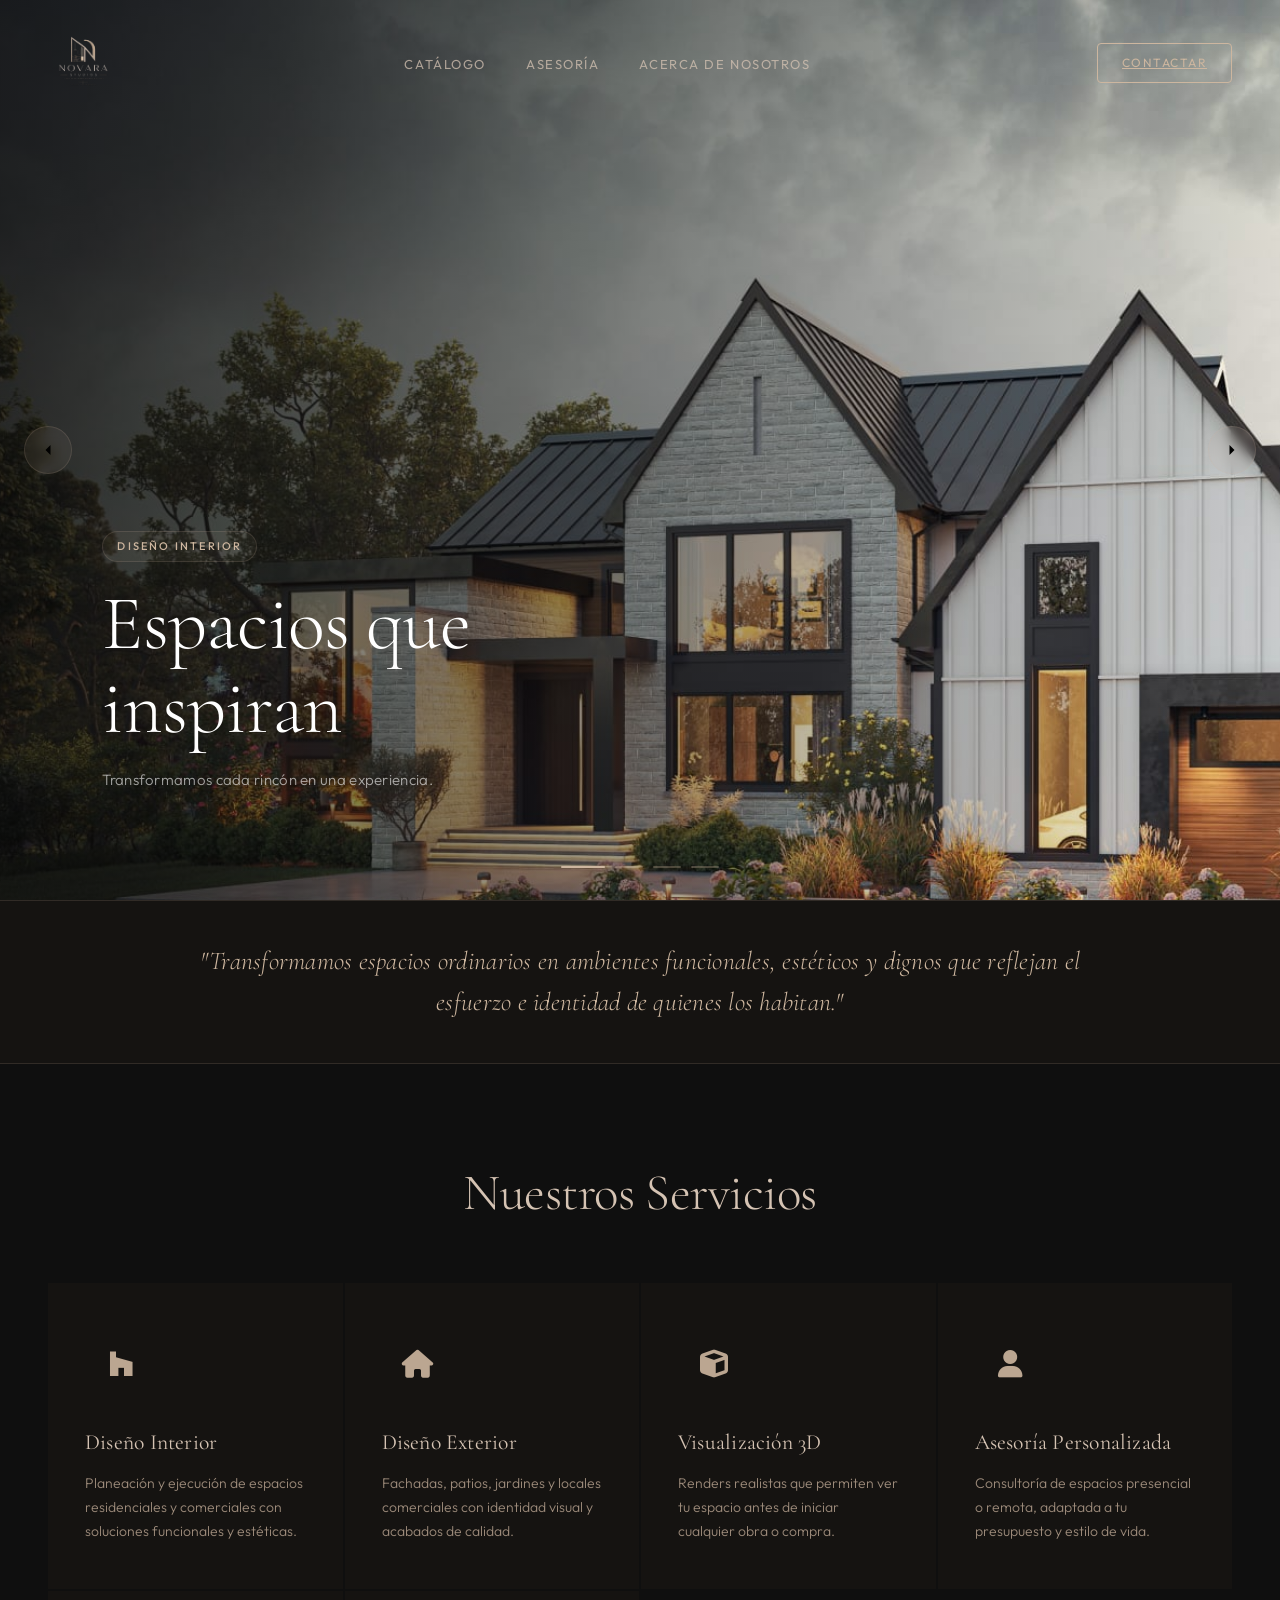
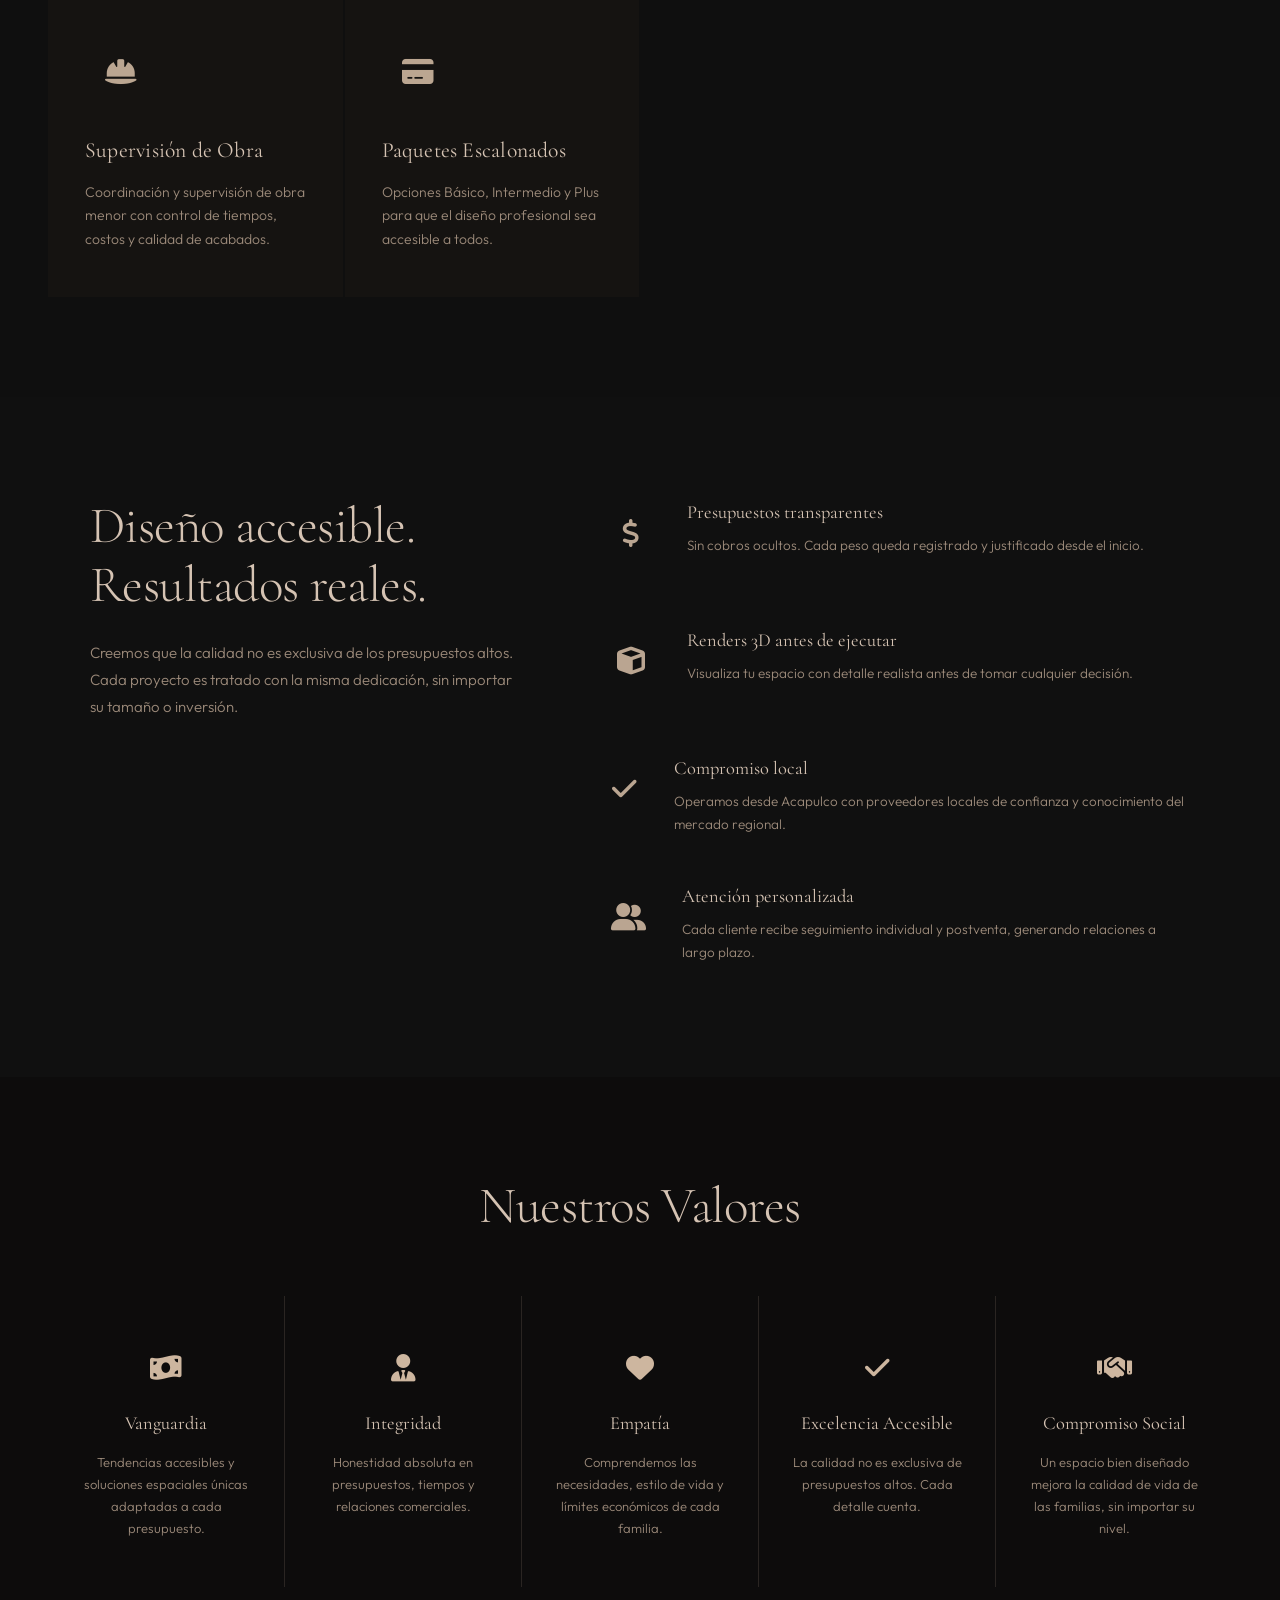
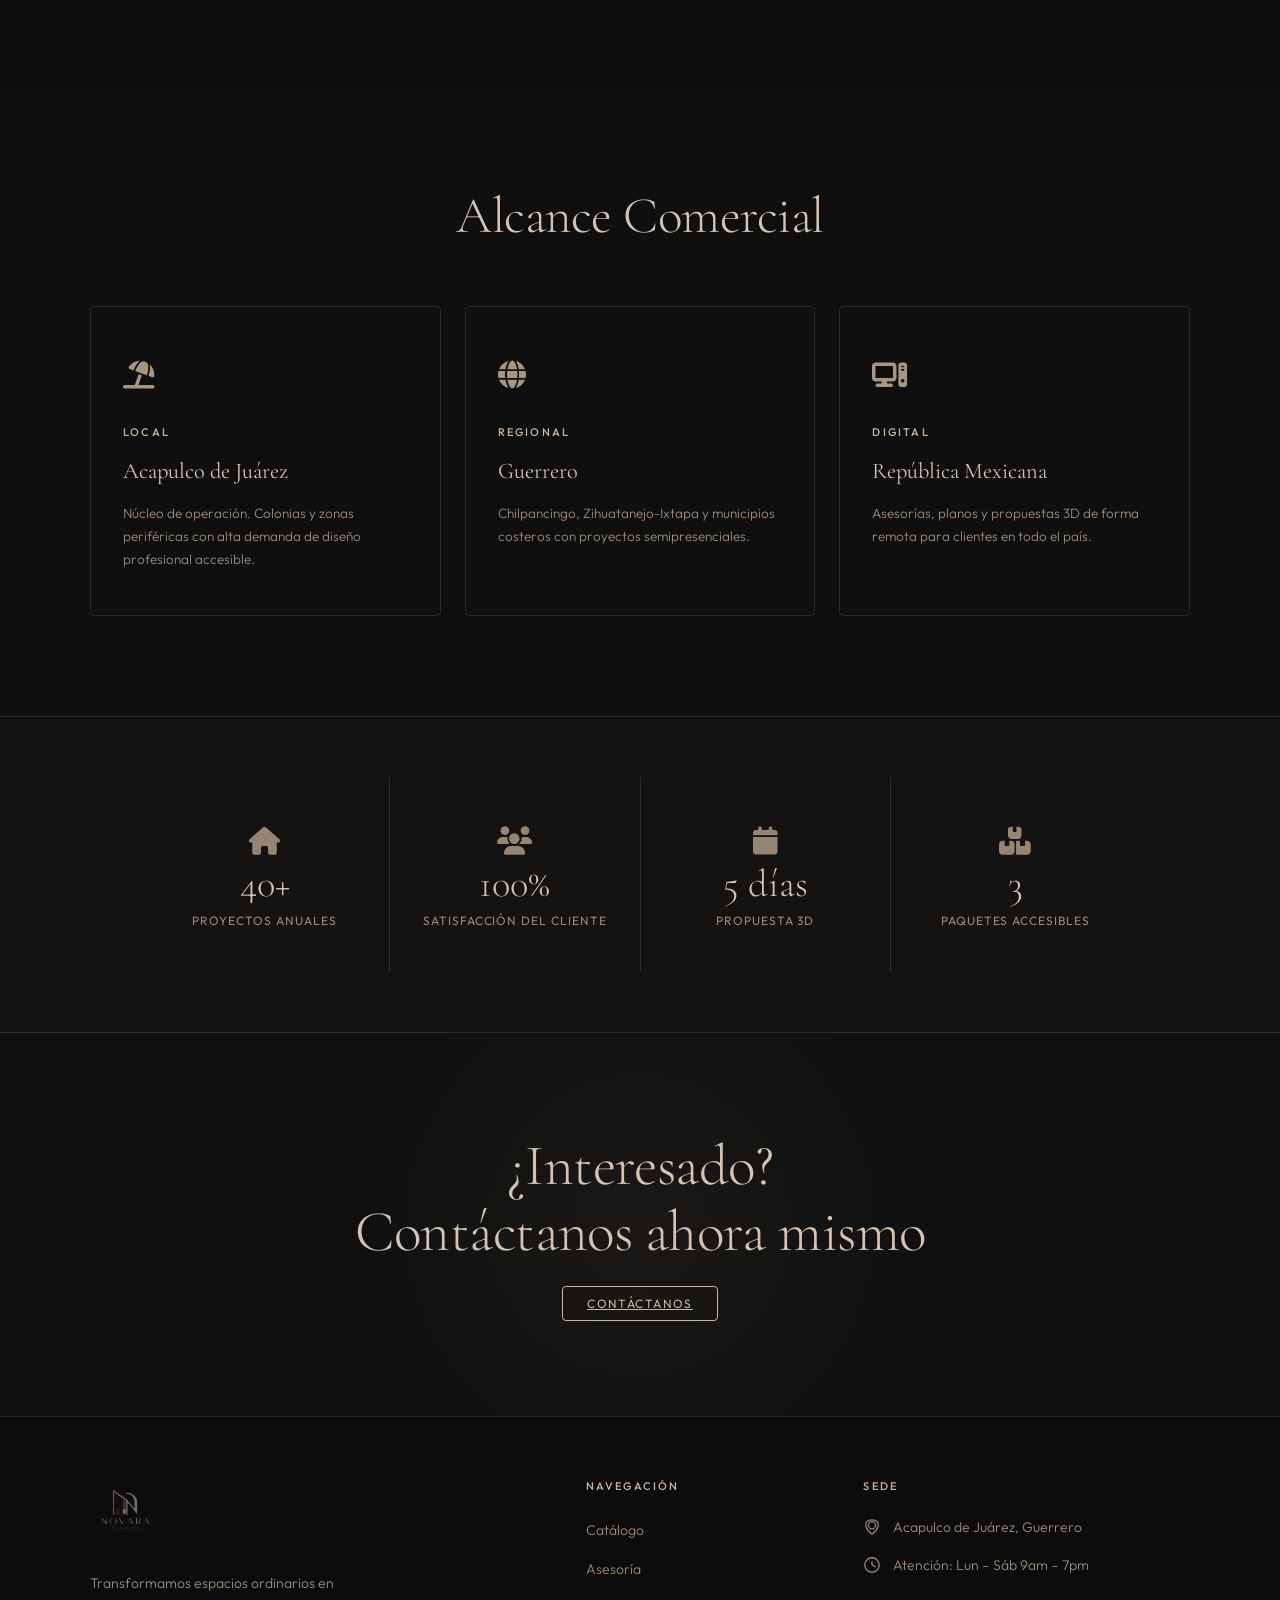
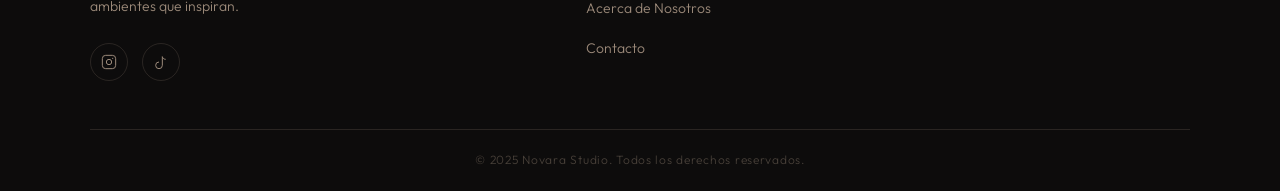
<file: index.html>
<!DOCTYPE html>
<html lang="es">
<head>
  <meta charset="UTF-8" />
  <meta name="viewport" content="width=device-width, initial-scale=1.0"/>
  <title>Novara Studio</title>
  <link rel="icon" href="img/icono-logo.jpg" type="image/png" />
  <link rel="stylesheet" href="assets/css/style.css" />
  <link rel="stylesheet" href="https://cdnjs.cloudflare.com/ajax/libs/font-awesome/6.4.0/css/all.min.css" />
  <link rel="preconnect" href="https://fonts.googleapis.com">
  <link rel="preconnect" href="https://fonts.gstatic.com" crossorigin>
  <link href="https://fonts.googleapis.com/css2?family=Cormorant+Garamond:ital,wght@0,300;0,400;0,600;1,300;1,400&family=Outfit:wght@300;400;500&display=swap" rel="stylesheet">
</head>
<body>

  <nav class="navbar" id="navbar">
    <div class="nav-logo">
      <img src="img/logo-negro.png" alt="Novara Studio" />
    </div>
    <ul class="nav-links">
      <li><a href="catalogo.html" class="nav-link">Catálogo</a></li>
      <li><a href="asesoria.html" class="nav-link">Asesoría</a></li>
      <li><a href="acerca-de-nosotros.html" class="nav-link">Acerca de Nosotros</a></li>
    </ul>
    <a class="nav-cta" href="contacto.html">Contactar</a>
    <button class="nav-toggle" id="navToggle" aria-label="Menú">
      <span></span><span></span><span></span>
    </button>
  </nav>

  <section class="hero">
    <div class="carousel" id="carousel">
      <div class="carousel-track" id="carouselTrack">
        <div class="carousel-slide">
          <div class="slide-bg slide-bg-1">
            <img src="img/render-1.jpeg" alt="Render Diseño Interior" loading="lazy" />
          </div>
          <div class="slide-overlay"></div>
          <div class="slide-content">
            <span class="slide-tag">Diseño Interior</span>
            <h1 class="slide-title">Espacios que inspiran</h1>
            <p class="slide-sub">Transformamos cada rincón en una experiencia.</p>
          </div>
        </div>
        <div class="carousel-slide">
          <div class="slide-bg slide-bg-2">
            <img src="img/render-2.jpg" alt="Render Diseño Exterior" loading="lazy" />
          </div>
          <div class="slide-overlay"></div>
          <div class="slide-content">
            <span class="slide-tag">Diseño Exterior</span>
            <h1 class="slide-title">Fachadas con carácter</h1>
            <p class="slide-sub">Exteriores que reflejan tu identidad.</p>
          </div>
        </div>
        <div class="carousel-slide">
          <div class="slide-bg slide-bg-3">
            <img src="img/render-3.jpg" alt="Render Visualización 3D" loading="lazy" />
          </div>
          <div class="slide-overlay"></div>
          <div class="slide-content">
            <span class="slide-tag">Visualización 3D</span>
            <h1 class="slide-title">Tu proyecto, antes de construir</h1>
            <p class="slide-sub">Renders realistas que eliminan la incertidumbre.</p>
          </div>
        </div>
        <div class="carousel-slide">
          <div class="slide-bg slide-bg-4">
            <img src="img/render-4.jpeg" alt="Render Diseño Accesible" loading="lazy" />
          </div>
          <div class="slide-overlay"></div>
          <div class="slide-content">
            <span class="slide-tag">Diseño Accesible</span>
            <h1 class="slide-title">Calidad para todas las familias</h1>
            <p class="slide-sub">Buen diseño sin sacrificar tu presupuesto.</p>
          </div>
        </div>
      </div>
      <button class="carousel-btn carousel-prev" id="carouselPrev" aria-label="Anterior">
        <svg viewBox="0 0 24 24"><polyline points="15 18 9 12 15 6"/></svg>
      </button>
      <button class="carousel-btn carousel-next" id="carouselNext" aria-label="Siguiente">
        <svg viewBox="0 0 24 24"><polyline points="9 18 15 12 9 6"/></svg>
      </button>
      <div class="carousel-dots" id="carouselDots">
        <button class="dot active" data-index="0"></button>
        <button class="dot" data-index="1"></button>
        <button class="dot" data-index="2"></button>
        <button class="dot" data-index="3"></button>
      </div>
    </div>
  </section>

  <section class="mission-strip">
    <p class="mission-quote"><em>"Transformamos espacios ordinarios en ambientes funcionales, estéticos y dignos que reflejan el esfuerzo e identidad de quienes los habitan."</em></p>
  </section>

  <section class="section services-section" id="servicios">
    <div class="section-header">
      <h2 class="section-title">Nuestros Servicios</h2>
    </div>
    <div class="services-grid">
      <div class="service-card">
        <div class="service-icon"><i class="fa-brands fa-houzz"></i></div>
        <h3>Diseño Interior</h3>
        <p>Planeación y ejecución de espacios residenciales y comerciales con soluciones funcionales y estéticas.</p>
      </div>
      <div class="service-card">
        <div class="service-icon"><i class="fa-solid fa-house"></i></div>
        <h3>Diseño Exterior</h3>
        <p>Fachadas, patios, jardines y locales comerciales con identidad visual y acabados de calidad.</p>
      </div>
      <div class="service-card">
        <div class="service-icon"><i class="fa-solid fa-cube"></i></div>
        <h3>Visualización 3D</h3>
        <p>Renders realistas que permiten ver tu espacio antes de iniciar cualquier obra o compra.</p>
      </div>
      <div class="service-card">
        <div class="service-icon"><i class="fa-solid fa-user"></i></div>
        <h3>Asesoría Personalizada</h3>
        <p>Consultoría de espacios presencial o remota, adaptada a tu presupuesto y estilo de vida.</p>
      </div>
      <div class="service-card">
        <div class="service-icon"><i class="fa-solid fa-helmet-safety"></i></div>
        <h3>Supervisión de Obra</h3>
        <p>Coordinación y supervisión de obra menor con control de tiempos, costos y calidad de acabados.</p>
      </div>
      <div class="service-card">
        <div class="service-icon"><i class="fa-solid fa-credit-card"></i></div>
        <h3>Paquetes Escalonados</h3>
        <p>Opciones Básico, Intermedio y Plus para que el diseño profesional sea accesible a todos.</p>
      </div>
    </div>
  </section>

  <section class="section why-section">
    <div class="why-inner">
      <div class="why-left">
        <h2 class="section-title">Diseño accesible.<br/>Resultados reales.</h2>
        <p class="why-desc">Creemos que la calidad no es exclusiva de los presupuestos altos. Cada proyecto es tratado con la misma dedicación, sin importar su tamaño o inversión.</p>
      </div>
      <div class="why-right">
        <div class="why-item"><div class="why-icon"><i class="fa-solid fa-dollar-sign"></i></div><div><h4>Presupuestos transparentes</h4><p>Sin cobros ocultos. Cada peso queda registrado y justificado desde el inicio.</p></div></div>
        <div class="why-item"><div class="why-icon"><i class="fa-solid fa-cube"></i></div><div><h4>Renders 3D antes de ejecutar</h4><p>Visualiza tu espacio con detalle realista antes de tomar cualquier decisión.</p></div></div>
        <div class="why-item"><div class="why-icon"><i class="fa-solid fa-check"></i></div><div><h4>Compromiso local</h4><p>Operamos desde Acapulco con proveedores locales de confianza y conocimiento del mercado regional.</p></div></div>
        <div class="why-item"><div class="why-icon"><i class="fa-solid fa-user-group"></i></div><div><h4>Atención personalizada</h4><p>Cada cliente recibe seguimiento individual y postventa, generando relaciones a largo plazo.</p></div></div>
      </div>
    </div>
  </section>

  <section class="section valores-section">
    <div class="section-header">
      <h2 class="section-title">Nuestros Valores</h2>
    </div>
    <div class="valores-grid">
      <div class="valor-card"><div class="valor-icon"><i class="fa-solid fa-money-bill-wave"></i></svg></div><h4>Vanguardia</h4><p>Tendencias accesibles y soluciones espaciales únicas adaptadas a cada presupuesto.</p></div>
      <div class="valor-card"><div class="valor-icon"><i class="fa-solid fa-user-tie"></i></svg></div><h4>Integridad</h4><p>Honestidad absoluta en presupuestos, tiempos y relaciones comerciales.</p></div>
      <div class="valor-card"><div class="valor-icon"><i class="fa-solid fa-heart"></i></svg></div><h4>Empatía</h4><p>Comprendemos las necesidades, estilo de vida y límites económicos de cada familia.</p></div>
      <div class="valor-card"><div class="valor-icon"><i class="fa-solid fa-check"></i></svg></div><h4>Excelencia Accesible</h4><p>La calidad no es exclusiva de presupuestos altos. Cada detalle cuenta.</p></div>
      <div class="valor-card"><div class="valor-icon"><i class="fa-solid fa-handshake"></i></svg></div><h4>Compromiso Social</h4><p>Un espacio bien diseñado mejora la calidad de vida de las familias, sin importar su nivel.</p></div>
    </div>
  </section>

  <section class="section alcance-section">
    <div class="alcance-inner">
      <div class="section-header alcance-header">
        <h2 class="section-title">Alcance Comercial</h2>
      </div>
      <div class="alcance-cards">
        <div class="alcance-card alcance-local"><div class="alcance-icon"><i class="fa-solid fa-umbrella-beach"></i></svg></div><div class="alcance-label">Local</div><h3>Acapulco de Juárez</h3><p>Núcleo de operación. Colonias y zonas periféricas con alta demanda de diseño profesional accesible.</p></div>
        <div class="alcance-card alcance-regional"><div class="alcance-icon"><i class="fa-solid fa-globe"></i></svg></div><div class="alcance-label">Regional</div><h3>Guerrero</h3><p>Chilpancingo, Zihuatanejo-Ixtapa y municipios costeros con proyectos semipresenciales.</p></div>
        <div class="alcance-card alcance-digital"><div class="alcance-icon"><i class="fa-solid fa-computer"></i></svg></div><div class="alcance-label">Digital</div><h3>República Mexicana</h3><p>Asesorías, planos y propuestas 3D de forma remota para clientes en todo el país.</p></div>
      </div>
    </div>
  </section>

  <section class="stats-section">
    <div class="stats-grid">
      <div class="stat-item"><div class="stat-icon"><i class="fa-solid fa-house"></i></svg></div><span class="stat-num">40+</span><span class="stat-label">Proyectos anuales</span></div>
      <div class="stat-item"><div class="stat-icon"><i class="fa-solid fa-users"></i></svg></div><span class="stat-num">100%</span><span class="stat-label">Satisfacción del cliente</span></div>
      <div class="stat-item"><div class="stat-icon"><i class="fa-solid fa-calendar"></i></svg></div><span class="stat-num">5 días</span><span class="stat-label">Propuesta 3D</span></div>
      <div class="stat-item"><div class="stat-icon"><i class="fa-solid fa-boxes-stacked"></i></svg></div><span class="stat-num">3</span><span class="stat-label">Paquetes accesibles</span></div>
    </div>
  </section>

  <section class="vision-section">
    <div class="vision-inner">
      <h2 class="vision-title">¿Interesado?<br>Contáctanos ahora mismo</h2>
      <a class="nav-cta" href="asesoria.html">Contáctanos</a>
    </div>
  </section>

  <footer class="footer">
    <div class="footer-inner">
      <div class="footer-brand">
        <img src="img/logo-negro.png" alt="Novara Studio" class="footer-logo"/>
        <p>Transformamos espacios ordinarios en ambientes que inspiran.</p>
        <div class="footer-socials">
          <a href="https://www.instagram.com/studios_novara" aria-label="Instagram"><svg viewBox="0 0 24 24" fill="none" stroke="currentColor" stroke-width="1.5"><rect x="2" y="2" width="20" height="20" rx="5"/><circle cx="12" cy="12" r="4"/><circle cx="17.5" cy="6.5" r="1" fill="currentColor" stroke="none"/></svg></a>
          <a href="#" aria-label="TikTok"><svg viewBox="0 0 24 24" fill="none" stroke="currentColor" stroke-width="1.5"><path d="M9 12 A5 5 0 1 0 14 17 L14 4 C14.5 6 16 8 19 8"/></svg></a>
        </div>
      </div>
      <div class="footer-nav">
        <h5>Navegación</h5>
        <ul>
          <li><a href="catalogo.html">Catálogo</a></li>
          <li><a href="asesoria.html">Asesoría</a></li>
          <li><a href="acerca-de-nosotros.html">Acerca de Nosotros</a></li>
          <li><a href="contacto.html">Contacto</a></li>
        </ul>
      </div>
      <div class="footer-contact">
        <h5>Sede</h5>
        <div class="contact-item"><svg viewBox="0 0 20 20" fill="none" stroke="currentColor" stroke-width="1.5"><circle cx="10" cy="8" r="4"/><path d="M10 18 C10 18 3 12 3 8 C3 4 6 2 10 2 C14 2 17 4 17 8 C17 12 10 18 10 18Z"/></svg><span>Acapulco de Juárez, Guerrero</span></div>
        <div class="contact-item"><svg viewBox="0 0 20 20" fill="none" stroke="currentColor" stroke-width="1.5"><circle cx="10" cy="10" r="8"/><line x1="10" y1="6" x2="10" y2="10"/><line x1="10" y1="10" x2="14" y2="12"/></svg><span>Atención: Lun – Sáb 9am – 7pm</span></div>
      </div>
    </div>
    <div class="footer-bottom"><p>© 2025 Novara Studio. Todos los derechos reservados.</p></div>
  </footer>

  <script src="assets/js/main.js"></script>
</body>
</html>
</file>
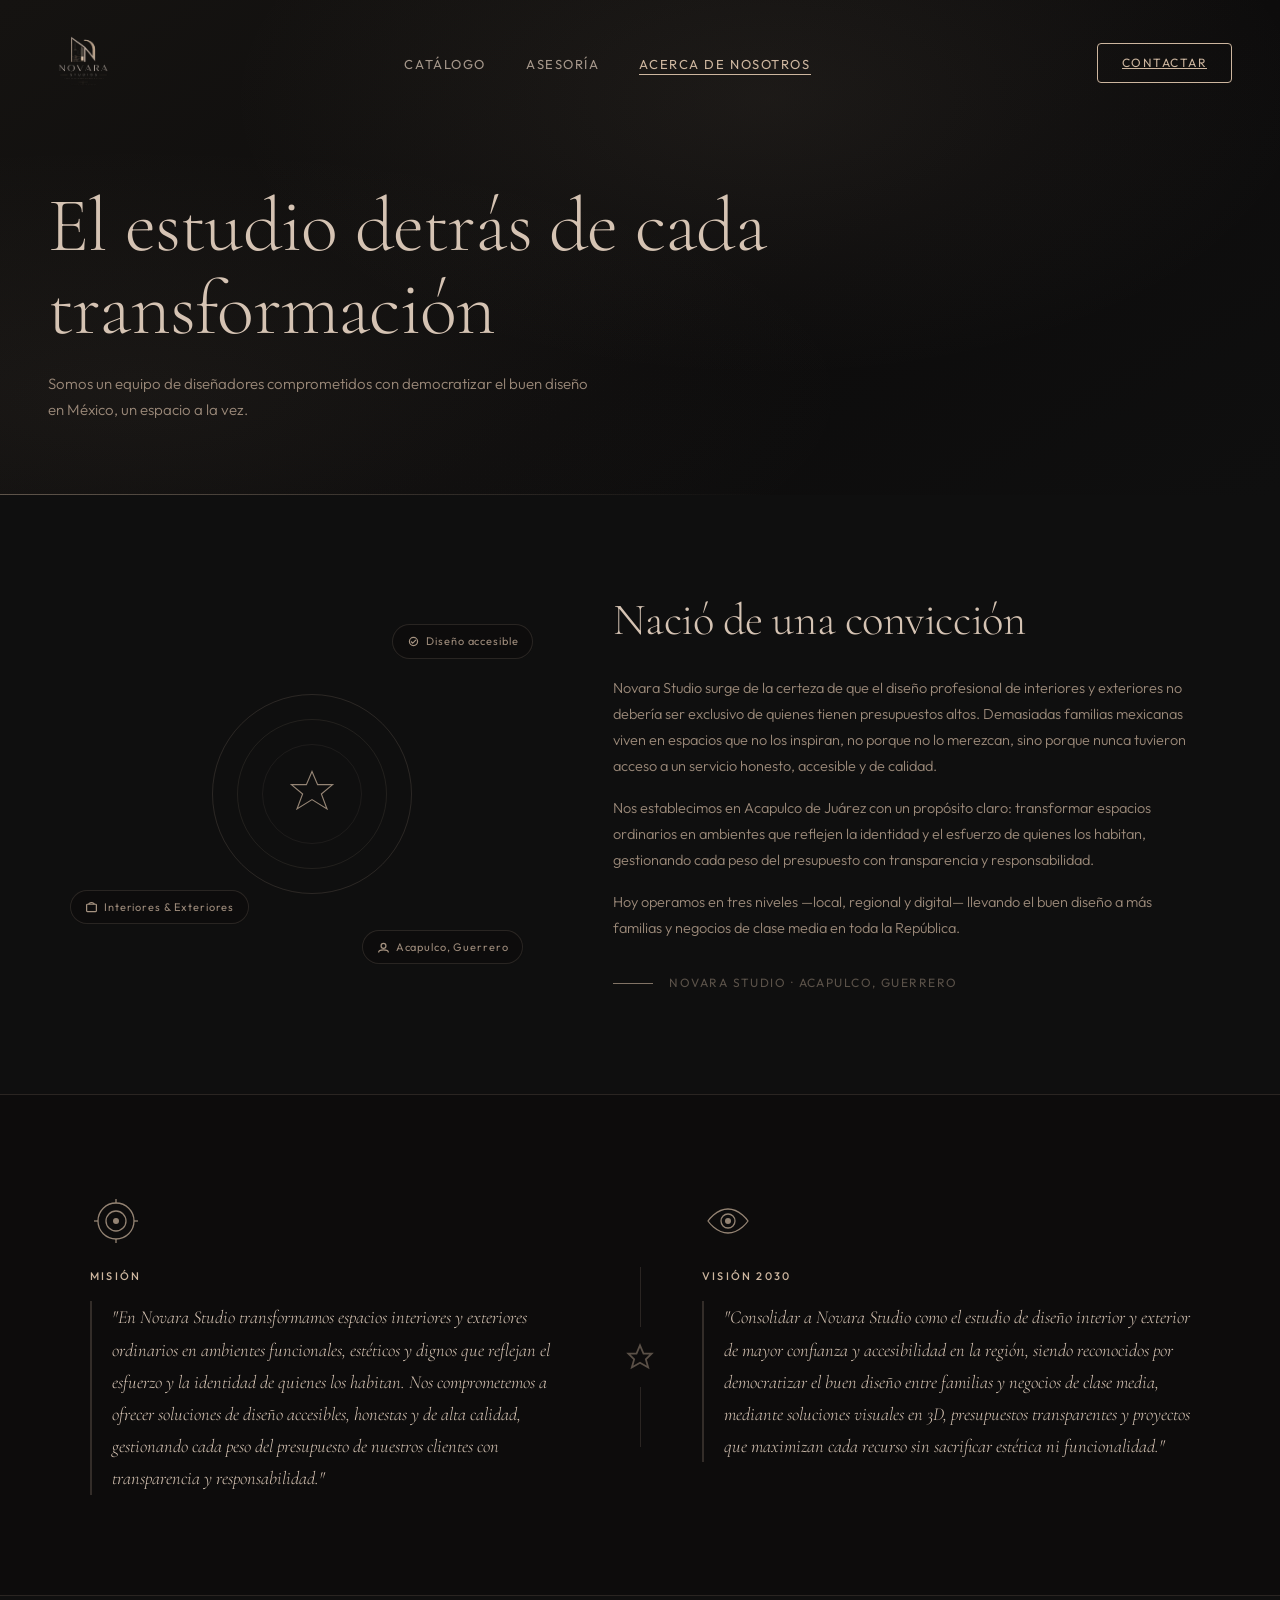
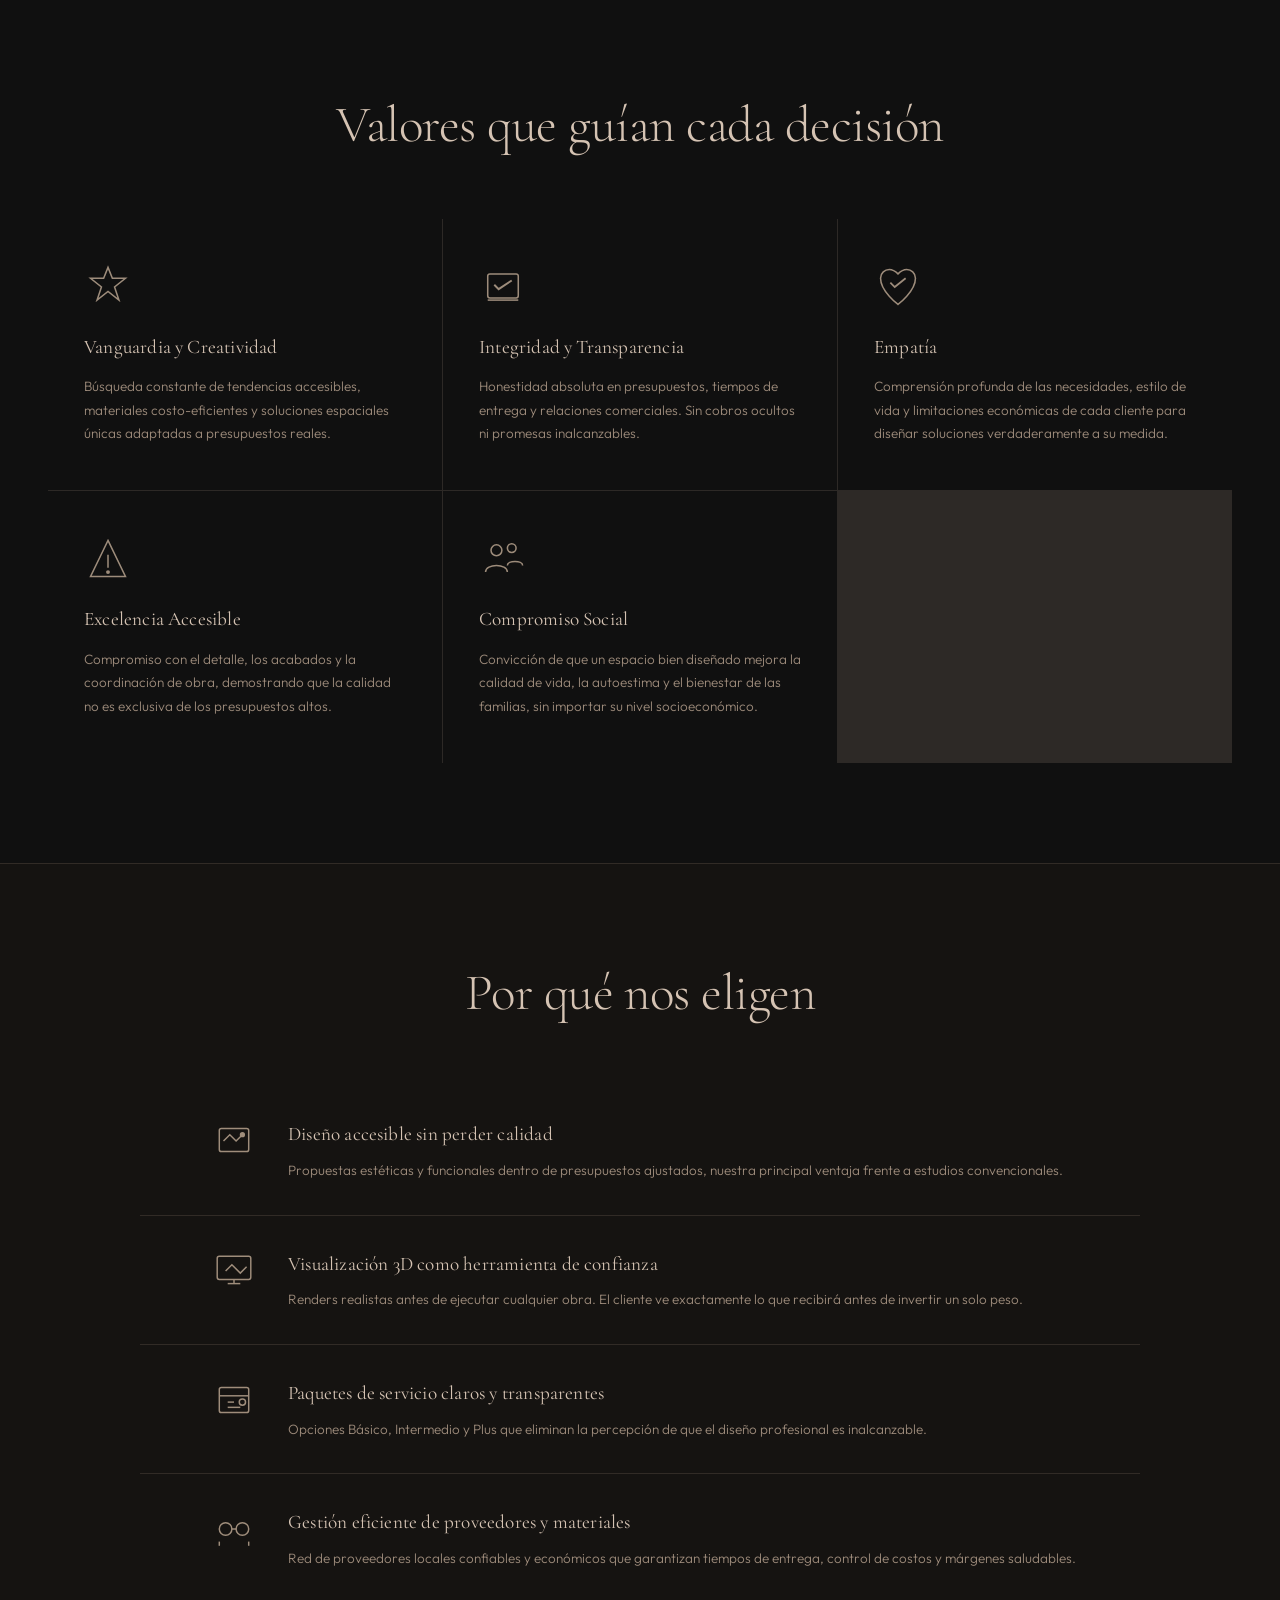
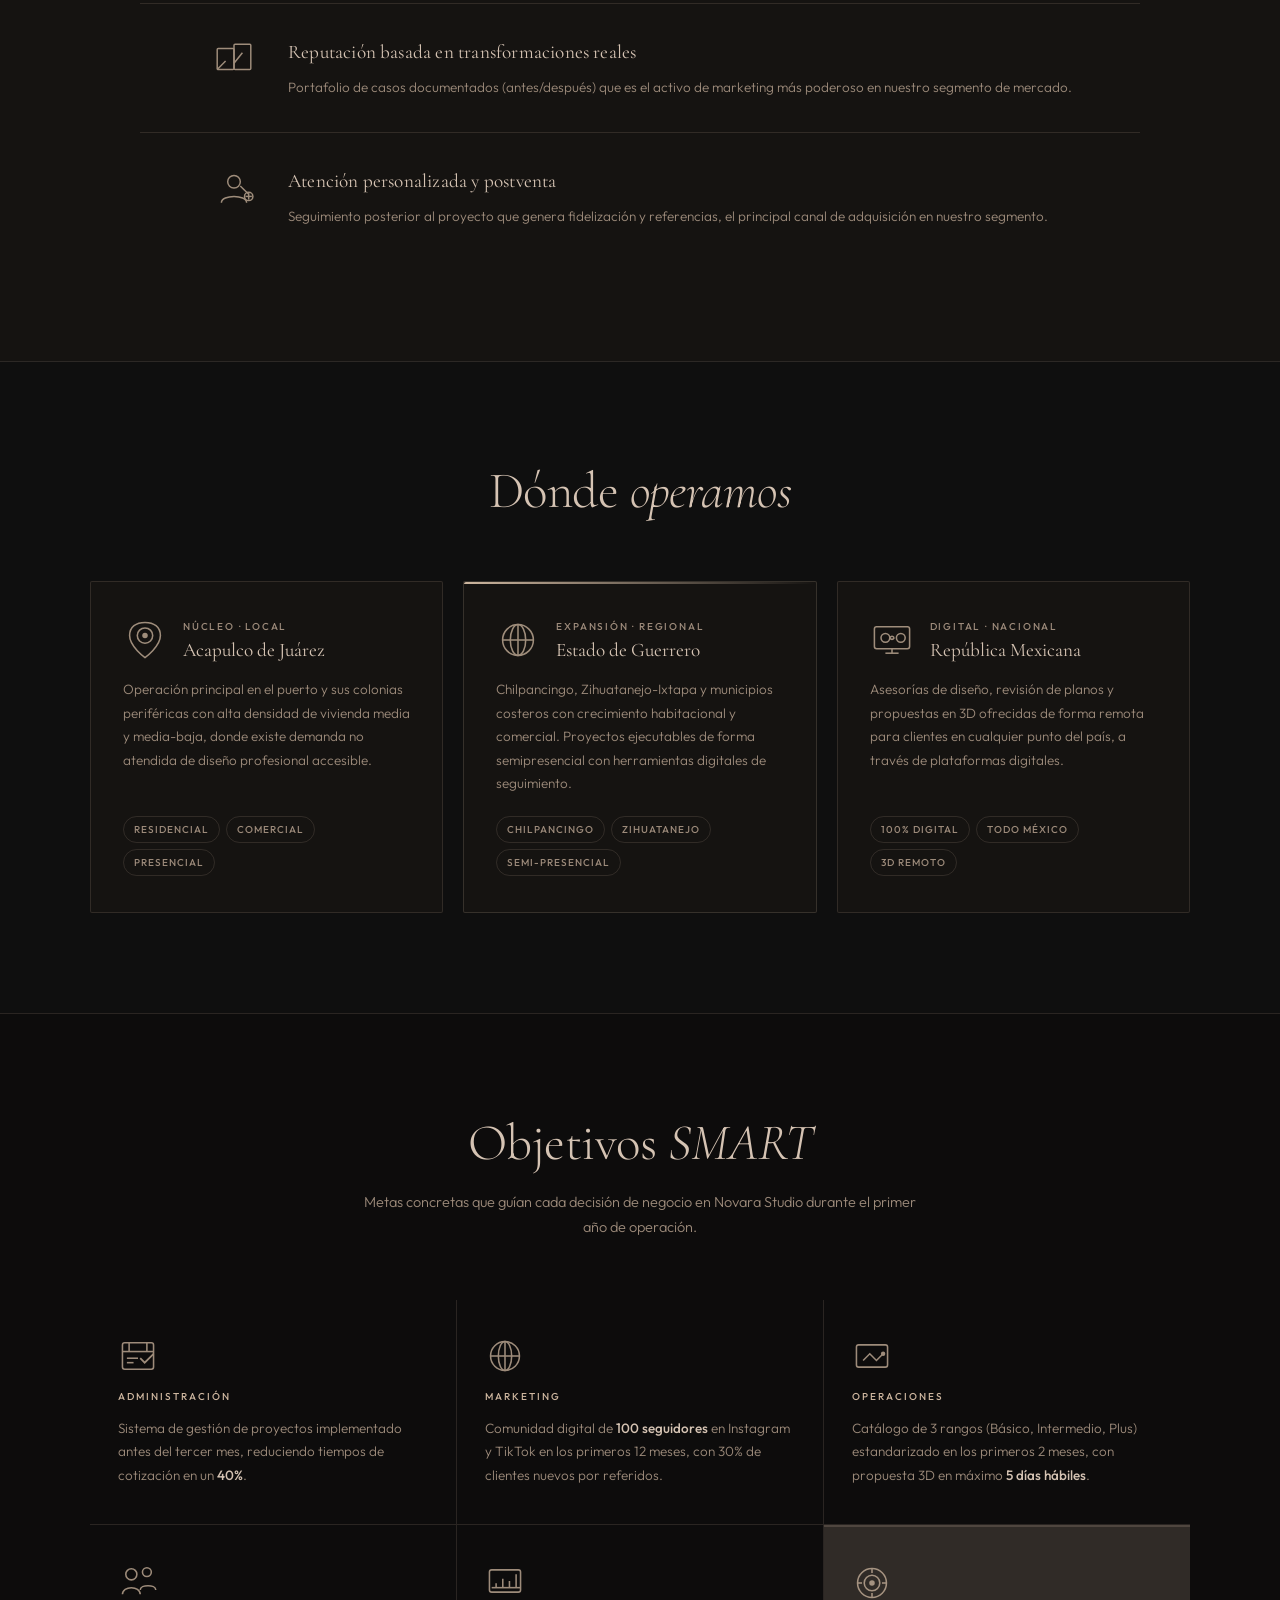
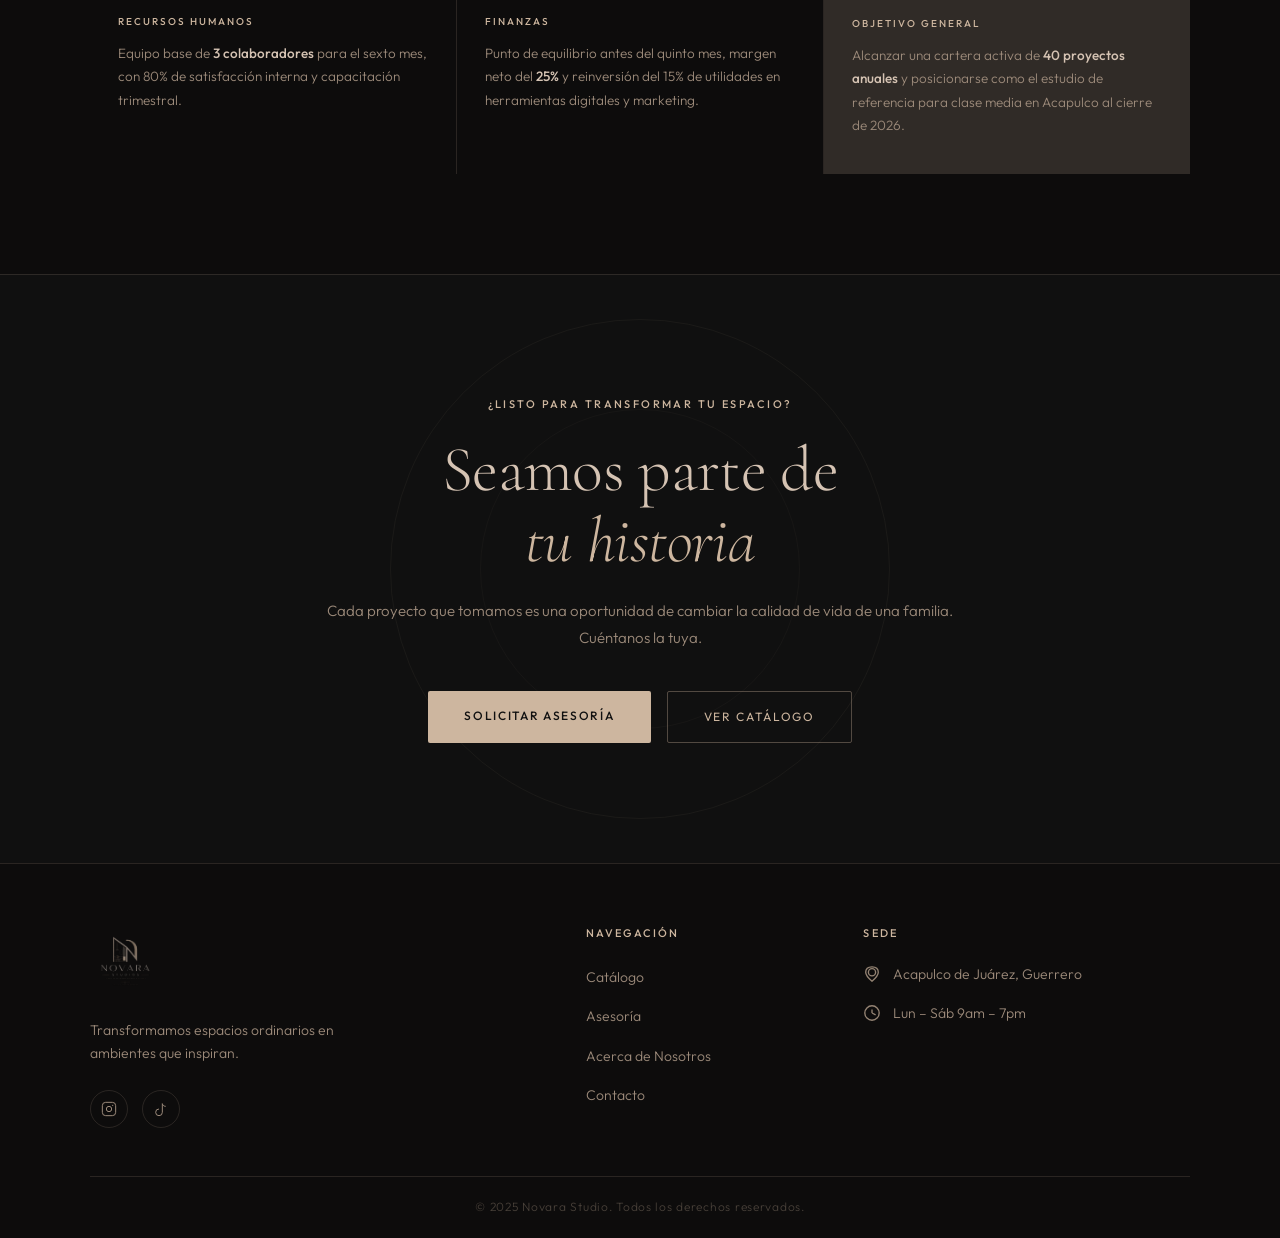
<file: acerca-de-nosotros.html>
<!DOCTYPE html>
<html lang="es">
<head>
  <meta charset="UTF-8" />
  <meta name="viewport" content="width=device-width, initial-scale=1.0"/>
  <title>Acerca de Nosotros</title>
  <link rel="icon" href="img/icono-logo.jpg" type="image/png" />
  <link rel="stylesheet" href="assets/css/style.css" />
  <link rel="stylesheet" href="assets/css/acerca.css" />
  <link rel="preconnect" href="https://fonts.googleapis.com">
  <link rel="preconnect" href="https://fonts.gstatic.com" crossorigin>
  <link href="https://fonts.googleapis.com/css2?family=Cormorant+Garamond:ital,wght@0,300;0,400;0,600;1,300;1,400&family=Outfit:wght@300;400;500&display=swap" rel="stylesheet">
</head>
<body>

  <nav class="navbar" id="navbar">
    <div class="nav-logo"><a href="index.html"><img src="img/logo-negro.png" alt="Novara Studio" /></a></div>
    <ul class="nav-links">
      <li><a href="catalogo.html" class="nav-link">Catálogo</a></li>
      <li><a href="asesoria.html" class="nav-link">Asesoría</a></li>
      <li><a href="acerca.html" class="nav-link active">Acerca de Nosotros</a></li>
    </ul>
    <a class="nav-cta" href="contacto.html">Contactar</a>
    <button class="nav-toggle" id="navToggle" aria-label="Menú"><span></span><span></span><span></span></button>
  </nav>

  <header class="acerca-hero">
    <div class="acerca-hero-bg"></div>
    <div class="acerca-hero-content">
      <h1 class="acerca-hero-title">El estudio detrás de cada transformación</h1>
      <p class="acerca-hero-sub">Somos un equipo de diseñadores comprometidos con democratizar el buen diseño en México, un espacio a la vez.</p>
    </div>
    <div class="acerca-hero-line"></div>
  </header>

  <section class="identidad-section">
    <div class="identidad-inner">
      <div class="identidad-visual">
        <div class="id-graphic">
          <div class="id-ring id-ring-1"></div><div class="id-ring id-ring-2"></div><div class="id-ring id-ring-3"></div>
          <div class="id-center"><svg viewBox="0 0 64 64" fill="none" stroke="currentColor" stroke-width="1.2"><path d="M32 8 L38 22 L54 22 L42 32 L48 48 L32 38 L16 48 L22 32 L10 22 L26 22 Z"/></svg></div>
        </div>
        <div class="id-tag-float id-tag-1"><svg viewBox="0 0 16 16" fill="none" stroke="currentColor" stroke-width="1.5"><circle cx="8" cy="8" r="5"/><polyline points="5 8 7 10 11 6"/></svg>Diseño accesible</div>
        <div class="id-tag-float id-tag-2"><svg viewBox="0 0 16 16" fill="none" stroke="currentColor" stroke-width="1.5"><rect x="2" y="4" width="12" height="9" rx="1"/><path d="M5 4 V3 Q8 1 11 3 V4"/></svg>Interiores & Exteriores</div>
        <div class="id-tag-float id-tag-3"><svg viewBox="0 0 16 16" fill="none" stroke="currentColor" stroke-width="1.5"><circle cx="8" cy="6" r="3"/><path d="M2 14 C2 10 14 10 14 14"/></svg>Acapulco, Guerrero</div>
      </div>
      <div class="identidad-texto">
        <h2 class="identidad-title">Nació de una convicción</h2>
        <p>Novara Studio surge de la certeza de que el diseño profesional de interiores y exteriores no debería ser exclusivo de quienes tienen presupuestos altos. Demasiadas familias mexicanas viven en espacios que no los inspiran, no porque no lo merezcan, sino porque nunca tuvieron acceso a un servicio honesto, accesible y de calidad.</p>
        <p>Nos establecimos en Acapulco de Juárez con un propósito claro: transformar espacios ordinarios en ambientes que reflejen la identidad y el esfuerzo de quienes los habitan, gestionando cada peso del presupuesto con transparencia y responsabilidad.</p>
        <p>Hoy operamos en tres niveles —local, regional y digital— llevando el buen diseño a más familias y negocios de clase media en toda la República.</p>
        <div class="identidad-firma"><div class="firma-line"></div><span>Novara Studio · Acapulco, Guerrero</span></div>
      </div>
    </div>
  </section>

  <section class="mv-section">
    <div class="mv-inner">
      <div class="mv-card mv-mision">
        <div class="mv-icon"><svg viewBox="0 0 52 52" fill="none" stroke="currentColor" stroke-width="1.3"><circle cx="26" cy="26" r="18"/><circle cx="26" cy="26" r="10"/><circle cx="26" cy="26" r="3" fill="currentColor" stroke="none"/><line x1="26" y1="4" x2="26" y2="8"/><line x1="26" y1="44" x2="26" y2="48"/><line x1="4" y1="26" x2="8" y2="26"/><line x1="44" y1="26" x2="48" y2="26"/></svg></div>
        <span class="mv-label">Misión</span>
        <p class="mv-text">"En Novara Studio transformamos espacios interiores y exteriores ordinarios en ambientes funcionales, estéticos y dignos que reflejan el esfuerzo y la identidad de quienes los habitan. Nos comprometemos a ofrecer soluciones de diseño accesibles, honestas y de alta calidad, gestionando cada peso del presupuesto de nuestros clientes con transparencia y responsabilidad."</p>
      </div>
      <div class="mv-divider"><div class="mv-divider-line"></div><div class="mv-divider-icon"><svg viewBox="0 0 24 24" fill="none" stroke="currentColor" stroke-width="1.5"><path d="M12 2 L15 9 L22 9 L17 14 L19 21 L12 17 L5 21 L7 14 L2 9 L9 9 Z"/></svg></div><div class="mv-divider-line"></div></div>
      <div class="mv-card mv-vision">
        <div class="mv-icon"><svg viewBox="0 0 52 52" fill="none" stroke="currentColor" stroke-width="1.3"><path d="M26 14 C14 14 6 26 6 26 C6 26 14 38 26 38 C38 38 46 26 46 26 C46 26 38 14 26 14Z"/><circle cx="26" cy="26" r="7"/><circle cx="26" cy="26" r="3" fill="currentColor" stroke="none"/></svg></div>
        <span class="mv-label">Visión 2030</span>
        <p class="mv-text">"Consolidar a Novara Studio como el estudio de diseño interior y exterior de mayor confianza y accesibilidad en la región, siendo reconocidos por democratizar el buen diseño entre familias y negocios de clase media, mediante soluciones visuales en 3D, presupuestos transparentes y proyectos que maximizan cada recurso sin sacrificar estética ni funcionalidad."</p>
      </div>
    </div>
  </section>

  <section class="valores-acerca-section">
    <div class="valores-acerca-inner">
      <div class="section-header"><h2 class="section-title">Valores que guían cada decisión</h2></div>
      <div class="valores-acerca-grid">
        <div class="va-card"><div class="va-icon"><svg viewBox="0 0 44 44" fill="none" stroke="currentColor" stroke-width="1.4"><path d="M22 4 L26 14 L38 14 L28 22 L32 34 L22 26 L12 34 L16 22 L6 14 L18 14 Z"/></svg></div><h3>Vanguardia y Creatividad</h3><p>Búsqueda constante de tendencias accesibles, materiales costo-eficientes y soluciones espaciales únicas adaptadas a presupuestos reales.</p></div>
        <div class="va-card"><div class="va-icon"><svg viewBox="0 0 44 44" fill="none" stroke="currentColor" stroke-width="1.4"><rect x="8" y="10" width="28" height="22" rx="2"/><polyline points="14 20 18 24 30 16" stroke-width="1.8"/><line x1="8" y1="34" x2="36" y2="34"/></svg></div><h3>Integridad y Transparencia</h3><p>Honestidad absoluta en presupuestos, tiempos de entrega y relaciones comerciales. Sin cobros ocultos ni promesas inalcanzables.</p></div>
        <div class="va-card"><div class="va-icon"><svg viewBox="0 0 44 44" fill="none" stroke="currentColor" stroke-width="1.4"><path d="M22 38 C22 38 6 26 6 14 C6 9 10 6 14 6 C18 6 22 10 22 10 C22 10 26 6 30 6 C34 6 38 9 38 14 C38 26 22 38 22 38Z"/><polyline points="15 18 19 22 29 14" stroke-width="1.6"/></svg></div><h3>Empatía</h3><p>Comprensión profunda de las necesidades, estilo de vida y limitaciones económicas de cada cliente para diseñar soluciones verdaderamente a su medida.</p></div>
        <div class="va-card"><div class="va-icon"><svg viewBox="0 0 44 44" fill="none" stroke="currentColor" stroke-width="1.4"><polygon points="22 5 38 38 6 38"/><line x1="22" y1="18" x2="22" y2="30"/><circle cx="22" cy="34" r="1.8" fill="currentColor" stroke="none"/></svg></div><h3>Excelencia Accesible</h3><p>Compromiso con el detalle, los acabados y la coordinación de obra, demostrando que la calidad no es exclusiva de los presupuestos altos.</p></div>
        <div class="va-card"><div class="va-icon"><svg viewBox="0 0 44 44" fill="none" stroke="currentColor" stroke-width="1.4"><circle cx="16" cy="14" r="5"/><circle cx="30" cy="12" r="4"/><path d="M6 34 C6 26 26 26 26 34"/><path d="M26 28 C26 23 40 23 40 28"/></svg></div><h3>Compromiso Social</h3><p>Convicción de que un espacio bien diseñado mejora la calidad de vida, la autoestima y el bienestar de las familias, sin importar su nivel socioeconómico.</p></div>
      </div>
    </div>
  </section>

  <section class="factores-section">
    <div class="factores-inner">
      <div class="factores-header"><h2 class="section-title">Por qué nos eligen</h2></div>
      <div class="factores-list">
        <div class="factor-item"><div class="factor-num"></div><div class="factor-icon"><svg viewBox="0 0 40 40" fill="none" stroke="currentColor" stroke-width="1.4"><rect x="6" y="8" width="28" height="22" rx="2"/><path d="M10 20 L16 14 L22 20 L28 14"/><circle cx="28" cy="14" r="2.5" fill="currentColor" stroke="none"/></svg></div><div class="factor-body"><h3>Diseño accesible sin perder calidad</h3><p>Propuestas estéticas y funcionales dentro de presupuestos ajustados, nuestra principal ventaja frente a estudios convencionales.</p></div></div>
        <div class="factor-item"><div class="factor-num"></div><div class="factor-icon"><svg viewBox="0 0 40 40" fill="none" stroke="currentColor" stroke-width="1.4"><rect x="4" y="6" width="32" height="22" rx="2"/><path d="M12 20 L18 14 L26 22 L32 16"/><line x1="14" y1="32" x2="26" y2="32"/><line x1="20" y1="28" x2="20" y2="32"/></svg></div><div class="factor-body"><h3>Visualización 3D como herramienta de confianza</h3><p>Renders realistas antes de ejecutar cualquier obra. El cliente ve exactamente lo que recibirá antes de invertir un solo peso.</p></div></div>
        <div class="factor-item"><div class="factor-num"></div><div class="factor-icon"><svg viewBox="0 0 40 40" fill="none" stroke="currentColor" stroke-width="1.4"><rect x="6" y="8" width="28" height="24" rx="2"/><line x1="6" y1="16" x2="34" y2="16"/><line x1="14" y1="22" x2="20" y2="22"/><line x1="14" y1="27" x2="26" y2="27"/><circle cx="28" cy="22" r="3"/></svg></div><div class="factor-body"><h3>Paquetes de servicio claros y transparentes</h3><p>Opciones Básico, Intermedio y Plus que eliminan la percepción de que el diseño profesional es inalcanzable.</p></div></div>
        <div class="factor-item"><div class="factor-num"></div><div class="factor-icon"><svg viewBox="0 0 40 40" fill="none" stroke="currentColor" stroke-width="1.4"><circle cx="12" cy="20" r="6"/><circle cx="28" cy="20" r="6"/><line x1="18" y1="20" x2="22" y2="20"/><line x1="6" y1="32" x2="6" y2="36"/><line x1="34" y1="32" x2="34" y2="36"/></svg></div><div class="factor-body"><h3>Gestión eficiente de proveedores y materiales</h3><p>Red de proveedores locales confiables y económicos que garantizan tiempos de entrega, control de costos y márgenes saludables.</p></div></div>
        <div class="factor-item"><div class="factor-num"></div><div class="factor-icon"><svg viewBox="0 0 40 40" fill="none" stroke="currentColor" stroke-width="1.4"><rect x="4" y="10" width="16" height="20" rx="1"/><rect x="20" y="6" width="16" height="24" rx="1"/><path d="M4 30 L12 22"/><path d="M20 24 L28 14"/></svg></div><div class="factor-body"><h3>Reputación basada en transformaciones reales</h3><p>Portafolio de casos documentados (antes/después) que es el activo de marketing más poderoso en nuestro segmento de mercado.</p></div></div>
        <div class="factor-item"><div class="factor-num"></div><div class="factor-icon"><svg viewBox="0 0 40 40" fill="none" stroke="currentColor" stroke-width="1.4"><circle cx="20" cy="14" r="6"/><path d="M8 34 C8 26 32 26 32 34"/><path d="M26 18 L34 26"/><circle cx="34" cy="28" r="4"/><line x1="31" y1="28" x2="37" y2="28"/><line x1="34" y1="25" x2="34" y2="31"/></svg></div><div class="factor-body"><h3>Atención personalizada y postventa</h3><p>Seguimiento posterior al proyecto que genera fidelización y referencias, el principal canal de adquisición en nuestro segmento.</p></div></div>
      </div>
    </div>
  </section>

  <section class="alcance-acerca-section">
    <div class="alcance-acerca-inner">
      <div class="section-header"><h2 class="section-title">Dónde <em>operamos</em></h2></div>
      <div class="alcance-acerca-grid">
        <div class="alc-card">
          <div class="alc-header"><div class="alc-icon"><svg viewBox="0 0 40 40" fill="none" stroke="currentColor" stroke-width="1.4"><circle cx="20" cy="16" r="7"/><path d="M20 36 C20 36 6 26 6 16 C6 8 12 4 20 4 C28 4 34 8 34 16 C34 26 20 36 20 36Z"/><circle cx="20" cy="16" r="2.5" fill="currentColor" stroke="none"/></svg></div><div><span class="alc-level">Núcleo · Local</span><h3>Acapulco de Juárez</h3></div></div>
          <p>Operación principal en el puerto y sus colonias periféricas con alta densidad de vivienda media y media-baja, donde existe demanda no atendida de diseño profesional accesible.</p>
          <div class="alc-tags"><span>Residencial</span><span>Comercial</span><span>Presencial</span></div>
        </div>
        <div class="alc-card alc-card-mid">
          <div class="alc-header"><div class="alc-icon"><svg viewBox="0 0 40 40" fill="none" stroke="currentColor" stroke-width="1.4"><circle cx="20" cy="20" r="14"/><line x1="20" y1="6" x2="20" y2="34"/><line x1="6" y1="20" x2="34" y2="20"/><ellipse cx="20" cy="20" rx="7" ry="14"/></svg></div><div><span class="alc-level">Expansión · Regional</span><h3>Estado de Guerrero</h3></div></div>
          <p>Chilpancingo, Zihuatanejo-Ixtapa y municipios costeros con crecimiento habitacional y comercial. Proyectos ejecutables de forma semipresencial con herramientas digitales de seguimiento.</p>
          <div class="alc-tags"><span>Chilpancingo</span><span>Zihuatanejo</span><span>Semi-presencial</span></div>
        </div>
        <div class="alc-card">
          <div class="alc-header"><div class="alc-icon"><svg viewBox="0 0 40 40" fill="none" stroke="currentColor" stroke-width="1.4"><rect x="4" y="8" width="32" height="20" rx="2"/><line x1="14" y1="32" x2="26" y2="32"/><line x1="20" y1="28" x2="20" y2="32"/><circle cx="14" cy="18" r="4"/><circle cx="28" cy="18" r="4"/><path d="M18 18 Q20 15 22 18"/><path d="M18 18 Q20 21 22 18"/></svg></div><div><span class="alc-level">Digital · Nacional</span><h3>República Mexicana</h3></div></div>
          <p>Asesorías de diseño, revisión de planos y propuestas en 3D ofrecidas de forma remota para clientes en cualquier punto del país, a través de plataformas digitales.</p>
          <div class="alc-tags"><span>100% digital</span><span>Todo México</span><span>3D remoto</span></div>
        </div>
      </div>
    </div>
  </section>

  <section class="objetivos-section">
    <div class="objetivos-inner">
      <div class="section-header"><h2 class="section-title">Objetivos <em>SMART</em></h2><p class="obj-intro">Metas concretas que guían cada decisión de negocio en Novara Studio durante el primer año de operación.</p></div>
      <div class="objetivos-grid">
        <div class="obj-card"><div class="obj-icon"><svg viewBox="0 0 36 36" fill="none" stroke="currentColor" stroke-width="1.4"><rect x="4" y="6" width="28" height="24" rx="2"/><line x1="4" y1="14" x2="32" y2="14"/><line x1="10" y1="6" x2="10" y2="14"/><line x1="26" y1="6" x2="26" y2="14"/><line x1="8" y1="20" x2="18" y2="20"/><line x1="8" y1="24" x2="14" y2="24"/><polyline points="20 20 24 24 32 16" stroke-width="1.6"/></svg></div><span class="obj-area">Administración</span><p>Sistema de gestión de proyectos implementado antes del tercer mes, reduciendo tiempos de cotización en un <strong>40%</strong>.</p></div>
        <div class="obj-card"><div class="obj-icon"><svg viewBox="0 0 36 36" fill="none" stroke="currentColor" stroke-width="1.4"><circle cx="18" cy="18" r="13"/><line x1="18" y1="5" x2="18" y2="31"/><line x1="5" y1="18" x2="31" y2="18"/><ellipse cx="18" cy="18" rx="6" ry="13"/></svg></div><span class="obj-area">Marketing</span><p>Comunidad digital de <strong>100 seguidores</strong> en Instagram y TikTok en los primeros 12 meses, con 30% de clientes nuevos por referidos.</p></div>
        <div class="obj-card"><div class="obj-icon"><svg viewBox="0 0 36 36" fill="none" stroke="currentColor" stroke-width="1.4"><rect x="4" y="8" width="28" height="20" rx="2"/><path d="M10 22 L16 16 L22 22 L28 16"/><circle cx="28" cy="16" r="2" fill="currentColor" stroke="none"/></svg></div><span class="obj-area">Operaciones</span><p>Catálogo de 3 rangos (Básico, Intermedio, Plus) estandarizado en los primeros 2 meses, con propuesta 3D en máximo <strong>5 días hábiles</strong>.</p></div>
        <div class="obj-card"><div class="obj-icon"><svg viewBox="0 0 36 36" fill="none" stroke="currentColor" stroke-width="1.4"><circle cx="12" cy="12" r="5"/><circle cx="26" cy="10" r="4"/><path d="M4 30 C4 22 20 22 20 30"/><path d="M20 26 C20 21 34 21 34 26"/></svg></div><span class="obj-area">Recursos Humanos</span><p>Equipo base de <strong>3 colaboradores</strong> para el sexto mes, con 80% de satisfacción interna y capacitación trimestral.</p></div>
        <div class="obj-card"><div class="obj-icon"><svg viewBox="0 0 36 36" fill="none" stroke="currentColor" stroke-width="1.4"><rect x="4" y="8" width="28" height="20" rx="2"/><line x1="10" y1="20" x2="10" y2="24"/><line x1="16" y1="16" x2="16" y2="24"/><line x1="22" y1="18" x2="22" y2="24"/><line x1="28" y1="12" x2="28" y2="24"/><line x1="6" y1="24" x2="32" y2="24"/></svg></div><span class="obj-area">Finanzas</span><p>Punto de equilibrio antes del quinto mes, margen neto del <strong>25%</strong> y reinversión del 15% de utilidades en herramientas digitales y marketing.</p></div>
        <div class="obj-card obj-card-main"><div class="obj-icon"><svg viewBox="0 0 36 36" fill="none" stroke="currentColor" stroke-width="1.4"><circle cx="18" cy="18" r="13"/><circle cx="18" cy="18" r="7"/><circle cx="18" cy="18" r="2.5" fill="currentColor" stroke="none"/><line x1="18" y1="5" x2="18" y2="9"/><line x1="18" y1="27" x2="18" y2="31"/><line x1="5" y1="18" x2="9" y2="18"/><line x1="27" y1="18" x2="31" y2="18"/></svg></div><span class="obj-area">Objetivo General</span><p>Alcanzar una cartera activa de <strong>40 proyectos anuales</strong> y posicionarse como el estudio de referencia para clase media en Acapulco al cierre de 2026.</p></div>
      </div>
    </div>
  </section>

  <section class="acerca-cta">
    <div class="acerca-cta-inner">
      <div class="acerca-cta-deco"><div class="cta-ring cta-ring-1"></div><div class="cta-ring cta-ring-2"></div></div>
      <div class="acerca-cta-content">
        <span class="section-tag">¿Listo para transformar tu espacio?</span>
        <h2>Seamos parte de<br/><em>tu historia</em></h2>
        <p>Cada proyecto que tomamos es una oportunidad de cambiar la calidad de vida de una familia. Cuéntanos la tuya.</p>
        <div class="acerca-cta-btns"><a href="asesoria.html" class="cta-btn-primary">Solicitar asesoría</a><a href="catalogo.html" class="cta-btn-secondary">Ver catálogo</a></div>
      </div>
    </div>
  </section>

  <footer class="footer">
    <div class="footer-inner">
      <div class="footer-brand">
        <img src="img/logo-negro.png" alt="Novara Studio" class="footer-logo"/>
        <p>Transformamos espacios ordinarios en ambientes que inspiran.</p>
        <div class="footer-socials">
          <a href="https://www.instagram.com/studios_novara" aria-label="Instagram"><svg viewBox="0 0 24 24" fill="none" stroke="currentColor" stroke-width="1.5"><rect x="2" y="2" width="20" height="20" rx="5"/><circle cx="12" cy="12" r="4"/><circle cx="17.5" cy="6.5" r="1" fill="currentColor" stroke="none"/></svg></a>
          <a href="#" aria-label="TikTok"><svg viewBox="0 0 24 24" fill="none" stroke="currentColor" stroke-width="1.5"><path d="M9 12 A5 5 0 1 0 14 17 L14 4 C14.5 6 16 8 19 8"/></svg></a>
        </div>
      </div>
      <div class="footer-nav">
        <h5>Navegación</h5>
        <ul>
          <li><a href="catalogo.html">Catálogo</a></li>
          <li><a href="asesoria.html">Asesoría</a></li>
          <li><a href="acerca.html">Acerca de Nosotros</a></li>
          <li><a href="#">Contacto</a></li>
        </ul>
      </div>
      <div class="footer-contact">
        <h5>Sede</h5>
        <div class="contact-item"><svg viewBox="0 0 20 20" fill="none" stroke="currentColor" stroke-width="1.5"><circle cx="10" cy="8" r="4"/><path d="M10 18 C10 18 3 12 3 8 C3 4 6 2 10 2 C14 2 17 4 17 8 C17 12 10 18 10 18Z"/></svg><span>Acapulco de Juárez, Guerrero</span></div>
        <div class="contact-item"><svg viewBox="0 0 20 20" fill="none" stroke="currentColor" stroke-width="1.5"><circle cx="10" cy="10" r="8"/><line x1="10" y1="6" x2="10" y2="10"/><line x1="10" y1="10" x2="14" y2="12"/></svg><span>Lun – Sáb 9am – 7pm</span></div>
      </div>
    </div>
    <div class="footer-bottom"><p>© 2025 Novara Studio. Todos los derechos reservados.</p></div>
  </footer>

  <script src="assets/js/acerca.js"></script>
</body>
</html>
</file>
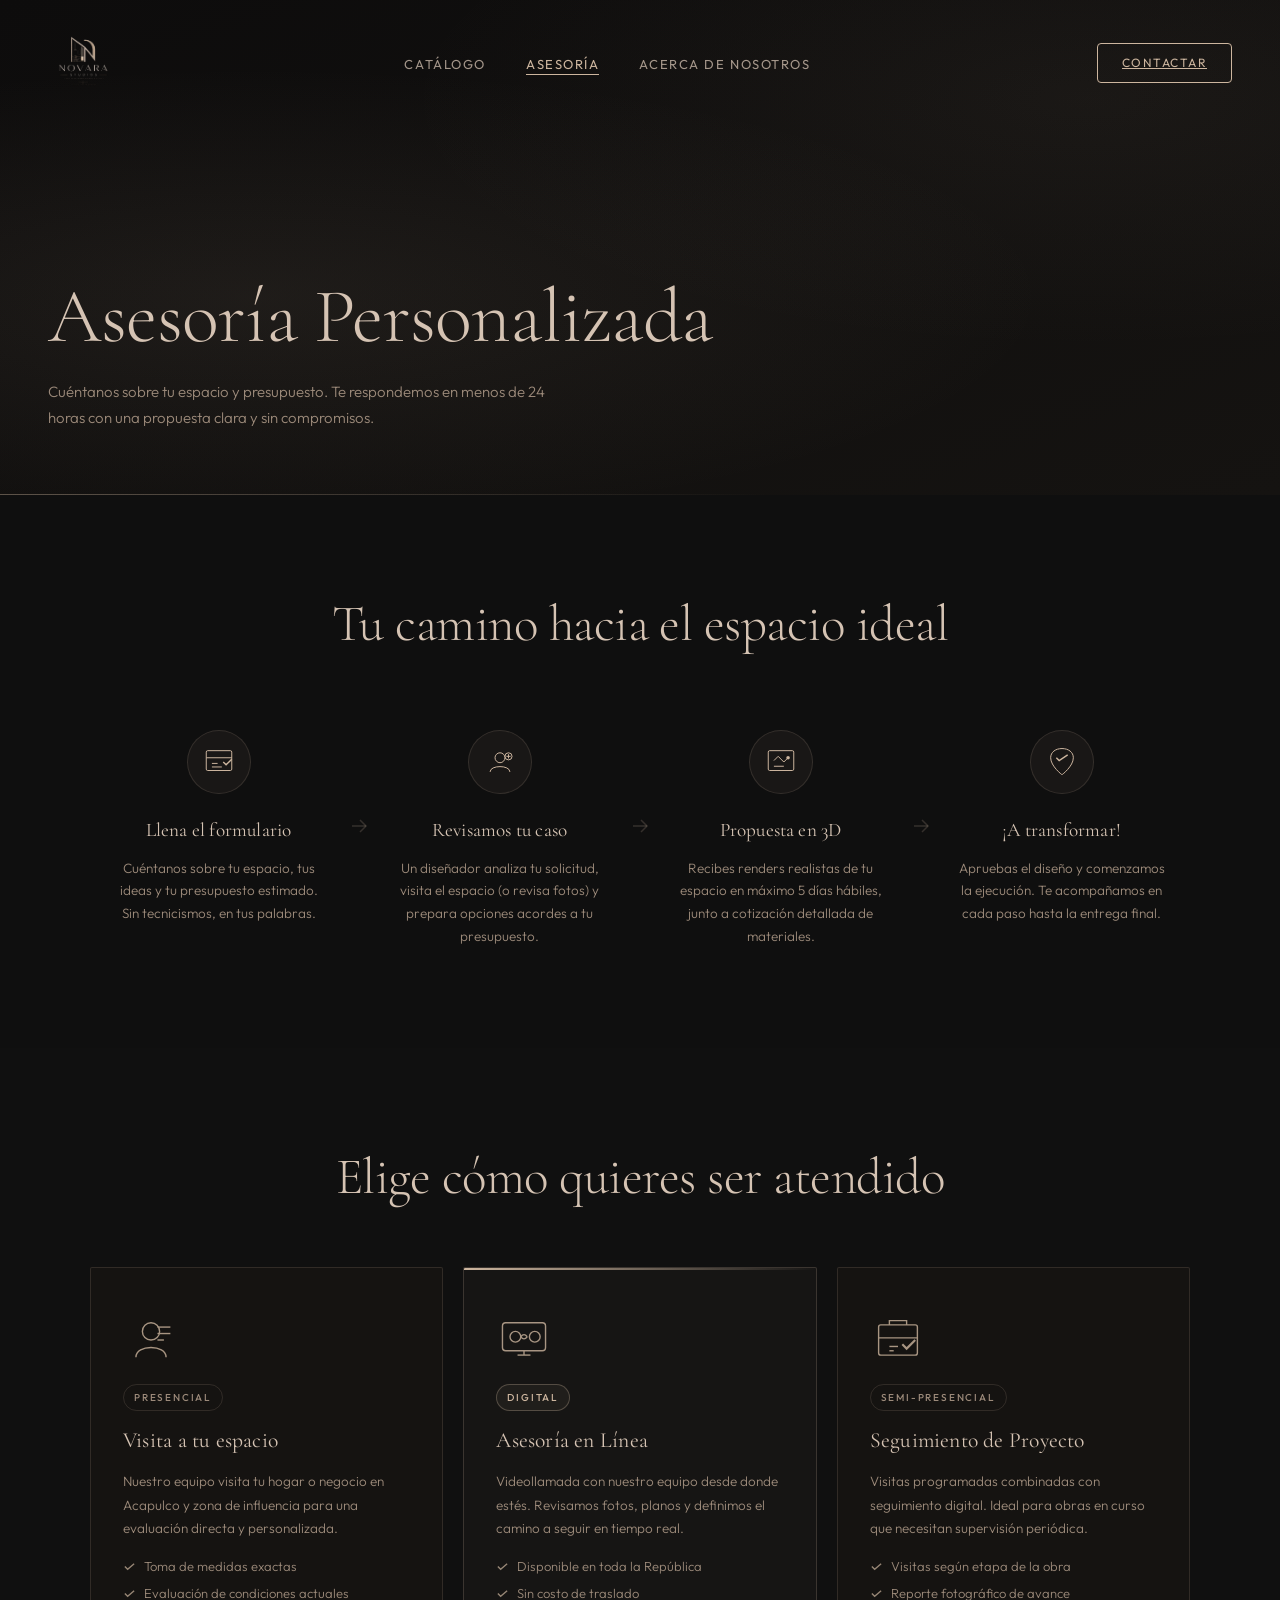
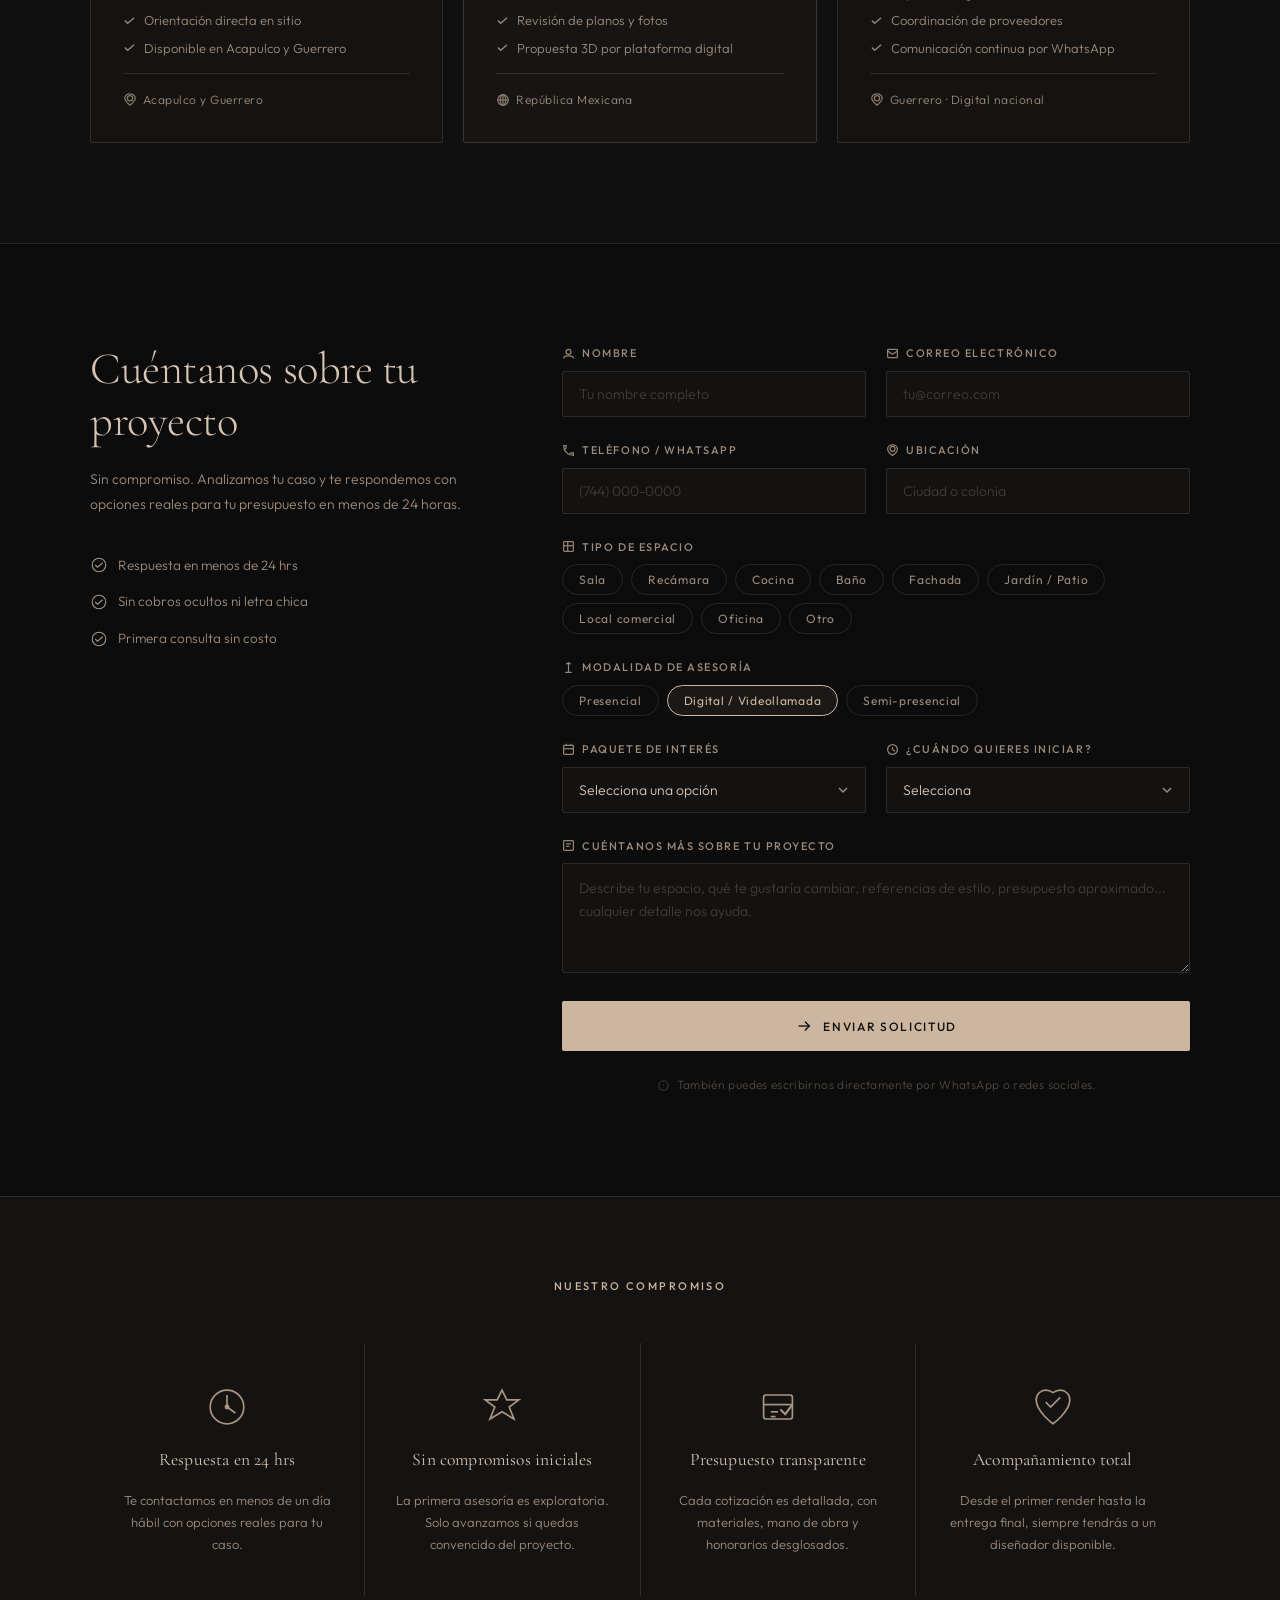
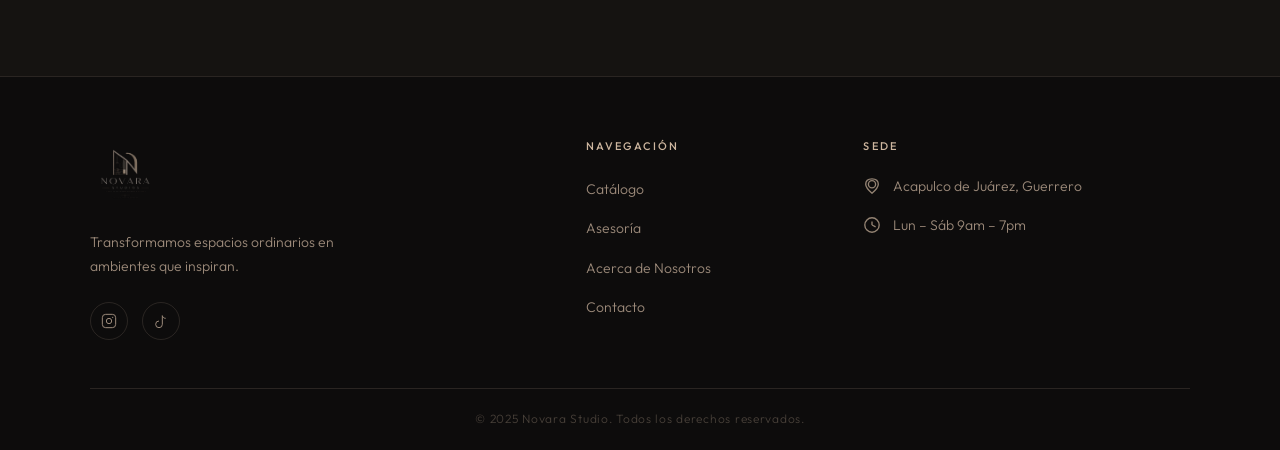
<file: asesoria.html>
<!DOCTYPE html>
<html lang="es">
<head>
  <meta charset="UTF-8" />
  <meta name="viewport" content="width=device-width, initial-scale=1.0"/>
  <title>Asesoría</title>
  <link rel="icon" href="img/icono-logo.jpg" type="image/png" />
  <link rel="stylesheet" href="assets/css/style.css" />
  <link rel="stylesheet" href="assets/css/asesoria.css" />
  <link rel="preconnect" href="https://fonts.googleapis.com">
  <link rel="preconnect" href="https://fonts.gstatic.com" crossorigin>
  <link href="https://fonts.googleapis.com/css2?family=Cormorant+Garamond:ital,wght@0,300;0,400;0,600;1,300;1,400&family=Outfit:wght@300;400;500&display=swap" rel="stylesheet">
</head>
<body>

  <nav class="navbar" id="navbar">
    <div class="nav-logo"><a href="index.html"><img src="img/logo-negro.png" alt="Novara Studio" /></a></div>
    <ul class="nav-links">
      <li><a href="catalogo.html" class="nav-link">Catálogo</a></li>
      <li><a href="asesoria.html" class="nav-link active">Asesoría</a></li>
      <li><a href="acerca-de-nosotros.html" class="nav-link">Acerca de Nosotros</a></li>
    </ul>
    <a class="nav-cta" href="contacto.html">Contactar</a>
    <button class="nav-toggle" id="navToggle" aria-label="Menú"><span></span><span></span><span></span></button>
  </nav>

  <header class="page-hero ase-hero">
    <div class="page-hero-bg ase-hero-bg"></div>
    <div class="page-hero-content">
      <h1 class="page-hero-title">Asesoría Personalizada</h1>
      <p class="page-hero-sub">Cuéntanos sobre tu espacio y presupuesto. Te respondemos en menos de 24 horas con una propuesta clara y sin compromisos.</p>
    </div>
    <div class="page-hero-line"></div>
  </header>

  <section class="proceso-section">
    <div class="proceso-inner">
      <div class="proceso-header"><h2 class="section-title">Tu camino hacia el espacio ideal</h2></div>
      <div class="proceso-steps">
        <div class="step"><div class="step-num"></div><div class="step-icon"><svg viewBox="0 0 48 48" fill="none" stroke="currentColor" stroke-width="1.4"><rect x="6" y="8" width="36" height="28" rx="2"/><line x1="6" y1="18" x2="42" y2="18"/><line x1="14" y1="26" x2="22" y2="26"/><line x1="14" y1="31" x2="28" y2="31"/><polyline points="30 24 34 28 42 20" stroke-width="2"/></svg></div><h3>Llena el formulario</h3><p>Cuéntanos sobre tu espacio, tus ideas y tu presupuesto estimado. Sin tecnicismos, en tus palabras.</p></div>
        <div class="step-arrow"><svg viewBox="0 0 24 24" fill="none" stroke="currentColor" stroke-width="1.5"><line x1="5" y1="12" x2="19" y2="12"/><polyline points="13 6 19 12 13 18"/></svg></div>
        <div class="step"><div class="step-num"></div><div class="step-icon"><svg viewBox="0 0 48 48" fill="none" stroke="currentColor" stroke-width="1.4"><circle cx="24" cy="18" r="7"/><path d="M10 38 C10 28 38 28 38 38"/><circle cx="36" cy="16" r="5"/><line x1="36" y1="13" x2="36" y2="19"/><line x1="33" y1="16" x2="39" y2="16"/></svg></div><h3>Revisamos tu caso</h3><p>Un diseñador analiza tu solicitud, visita el espacio (o revisa fotos) y prepara opciones acordes a tu presupuesto.</p></div>
        <div class="step-arrow"><svg viewBox="0 0 24 24" fill="none" stroke="currentColor" stroke-width="1.5"><line x1="5" y1="12" x2="19" y2="12"/><polyline points="13 6 19 12 13 18"/></svg></div>
        <div class="step"><div class="step-num"></div><div class="step-icon"><svg viewBox="0 0 48 48" fill="none" stroke="currentColor" stroke-width="1.4"><rect x="6" y="8" width="36" height="28" rx="2"/><path d="M14 22 L20 16 L28 24 L34 18"/><circle cx="34" cy="18" r="2.5" fill="currentColor" stroke="none"/><line x1="14" y1="30" x2="28" y2="30"/></svg></div><h3>Propuesta en 3D</h3><p>Recibes renders realistas de tu espacio en máximo 5 días hábiles, junto a cotización detallada de materiales.</p></div>
        <div class="step-arrow"><svg viewBox="0 0 24 24" fill="none" stroke="currentColor" stroke-width="1.5"><line x1="5" y1="12" x2="19" y2="12"/><polyline points="13 6 19 12 13 18"/></svg></div>
        <div class="step"><div class="step-num"></div><div class="step-icon"><svg viewBox="0 0 48 48" fill="none" stroke="currentColor" stroke-width="1.4"><path d="M24 42 C24 42 8 30 8 18 C8 10 15 5 24 5 C33 5 40 10 40 18 C40 30 24 42 24 42Z"/><polyline points="16 18 20 22 32 14" stroke-width="2"/></svg></div><h3>¡A transformar!</h3><p>Apruebas el diseño y comenzamos la ejecución. Te acompañamos en cada paso hasta la entrega final.</p></div>
      </div>
    </div>
  </section>

  <section class="tipos-section">
    <div class="tipos-inner">
      <div class="section-header"><h2 class="section-title">Elige cómo quieres ser atendido</h2></div>
      <div class="tipos-grid">
        <div class="tipo-card">
          <div class="tipo-icon"><svg viewBox="0 0 52 52" fill="none" stroke="currentColor" stroke-width="1.3"><circle cx="26" cy="18" r="8"/><path d="M12 42 C12 30 40 30 40 42"/><line x1="32" y1="14" x2="44" y2="14"/><line x1="32" y1="20" x2="44" y2="20"/><line x1="32" y1="26" x2="38" y2="26"/></svg></div>
          <div class="tipo-badge">Presencial</div>
          <h3>Visita a tu espacio</h3>
          <p>Nuestro equipo visita tu hogar o negocio en Acapulco y zona de influencia para una evaluación directa y personalizada.</p>
          <ul class="tipo-list">
            <li><svg viewBox="0 0 14 14" fill="none" stroke="currentColor" stroke-width="1.5"><polyline points="2 7 5 10 12 4"/></svg>Toma de medidas exactas</li>
            <li><svg viewBox="0 0 14 14" fill="none" stroke="currentColor" stroke-width="1.5"><polyline points="2 7 5 10 12 4"/></svg>Evaluación de condiciones actuales</li>
            <li><svg viewBox="0 0 14 14" fill="none" stroke="currentColor" stroke-width="1.5"><polyline points="2 7 5 10 12 4"/></svg>Orientación directa en sitio</li>
            <li><svg viewBox="0 0 14 14" fill="none" stroke="currentColor" stroke-width="1.5"><polyline points="2 7 5 10 12 4"/></svg>Disponible en Acapulco y Guerrero</li>
          </ul>
          <div class="tipo-footer"><div class="tipo-alcance"><svg viewBox="0 0 16 16" fill="none" stroke="currentColor" stroke-width="1.5"><circle cx="8" cy="6" r="3"/><path d="M8 14 C8 14 2 9 2 6 C2 3 5 1 8 1 C11 1 14 3 14 6 C14 9 8 14 8 14Z"/></svg>Acapulco y Guerrero</div></div>
        </div>
        <div class="tipo-card tipo-card-featured">
          <div class="tipo-icon"><svg viewBox="0 0 52 52" fill="none" stroke="currentColor" stroke-width="1.3"><rect x="6" y="10" width="40" height="26" rx="3"/><line x1="20" y1="40" x2="32" y2="40"/><line x1="26" y1="36" x2="26" y2="40"/><circle cx="18" cy="23" r="5"/><circle cx="36" cy="23" r="5"/><path d="M23 23 Q26 19 29 23"/><path d="M23 23 Q26 27 29 23"/></svg></div>
          <div class="tipo-badge tipo-badge-featured">Digital</div>
          <h3>Asesoría en Línea</h3>
          <p>Videollamada con nuestro equipo desde donde estés. Revisamos fotos, planos y definimos el camino a seguir en tiempo real.</p>
          <ul class="tipo-list">
            <li><svg viewBox="0 0 14 14" fill="none" stroke="currentColor" stroke-width="1.5"><polyline points="2 7 5 10 12 4"/></svg>Disponible en toda la República</li>
            <li><svg viewBox="0 0 14 14" fill="none" stroke="currentColor" stroke-width="1.5"><polyline points="2 7 5 10 12 4"/></svg>Sin costo de traslado</li>
            <li><svg viewBox="0 0 14 14" fill="none" stroke="currentColor" stroke-width="1.5"><polyline points="2 7 5 10 12 4"/></svg>Revisión de planos y fotos</li>
            <li><svg viewBox="0 0 14 14" fill="none" stroke="currentColor" stroke-width="1.5"><polyline points="2 7 5 10 12 4"/></svg>Propuesta 3D por plataforma digital</li>
          </ul>
          <div class="tipo-footer"><div class="tipo-alcance"><svg viewBox="0 0 16 16" fill="none" stroke="currentColor" stroke-width="1.5"><circle cx="8" cy="8" r="6"/><line x1="8" y1="2" x2="8" y2="14"/><line x1="2" y1="8" x2="14" y2="8"/><ellipse cx="8" cy="8" rx="3" ry="6"/></svg>República Mexicana</div></div>
        </div>
        <div class="tipo-card">
          <div class="tipo-icon"><svg viewBox="0 0 52 52" fill="none" stroke="currentColor" stroke-width="1.3"><rect x="8" y="12" width="36" height="28" rx="2"/><path d="M18 12 L18 8 L34 8 L34 12"/><line x1="8" y1="24" x2="44" y2="24"/><line x1="18" y1="32" x2="26" y2="32"/><line x1="18" y1="36" x2="22" y2="36"/><polyline points="30 30 34 34 42 26" stroke-width="2"/></svg></div>
          <div class="tipo-badge">Semi-presencial</div>
          <h3>Seguimiento de Proyecto</h3>
          <p>Visitas programadas combinadas con seguimiento digital. Ideal para obras en curso que necesitan supervisión periódica.</p>
          <ul class="tipo-list">
            <li><svg viewBox="0 0 14 14" fill="none" stroke="currentColor" stroke-width="1.5"><polyline points="2 7 5 10 12 4"/></svg>Visitas según etapa de la obra</li>
            <li><svg viewBox="0 0 14 14" fill="none" stroke="currentColor" stroke-width="1.5"><polyline points="2 7 5 10 12 4"/></svg>Reporte fotográfico de avance</li>
            <li><svg viewBox="0 0 14 14" fill="none" stroke="currentColor" stroke-width="1.5"><polyline points="2 7 5 10 12 4"/></svg>Coordinación de proveedores</li>
            <li><svg viewBox="0 0 14 14" fill="none" stroke="currentColor" stroke-width="1.5"><polyline points="2 7 5 10 12 4"/></svg>Comunicación continua por WhatsApp</li>
          </ul>
          <div class="tipo-footer"><div class="tipo-alcance"><svg viewBox="0 0 16 16" fill="none" stroke="currentColor" stroke-width="1.5"><circle cx="8" cy="6" r="3"/><path d="M8 14 C8 14 2 9 2 6 C2 3 5 1 8 1 C11 1 14 3 14 6 C14 9 8 14 8 14Z"/></svg>Guerrero · Digital nacional</div></div>
        </div>
      </div>
    </div>
  </section>

  <section class="form-section" id="formulario">
    <div class="form-inner">
      <div class="form-left">
        <h2 class="form-title">Cuéntanos sobre tu proyecto</h2>
        <p class="form-desc">Sin compromiso. Analizamos tu caso y te respondemos con opciones reales para tu presupuesto en menos de 24 horas.</p>
        <div class="form-trust">
          <div class="trust-item"><svg viewBox="0 0 24 24" fill="none" stroke="currentColor" stroke-width="1.5"><circle cx="12" cy="12" r="9"/><polyline points="7 12 10 15 17 9"/></svg><span>Respuesta en menos de 24 hrs</span></div>
          <div class="trust-item"><svg viewBox="0 0 24 24" fill="none" stroke="currentColor" stroke-width="1.5"><circle cx="12" cy="12" r="9"/><polyline points="7 12 10 15 17 9"/></svg><span>Sin cobros ocultos ni letra chica</span></div>
          <div class="trust-item"><svg viewBox="0 0 24 24" fill="none" stroke="currentColor" stroke-width="1.5"><circle cx="12" cy="12" r="9"/><polyline points="7 12 10 15 17 9"/></svg><span>Primera consulta sin costo</span></div>
        </div>
      </div>
      <div class="form-right">
        <div class="ase-form">
          <div class="form-row form-row-2">
            <div class="form-group"><label class="form-label"><svg viewBox="0 0 16 16" fill="none" stroke="currentColor" stroke-width="1.5"><circle cx="8" cy="6" r="3"/><path d="M2 14 C2 10 14 10 14 14"/></svg>Nombre</label><input type="text" class="form-input" placeholder="Tu nombre completo" /></div>
            <div class="form-group"><label class="form-label"><svg viewBox="0 0 16 16" fill="none" stroke="currentColor" stroke-width="1.5"><rect x="2" y="3" width="12" height="10" rx="1"/><polyline points="2 5 8 9 14 5"/></svg>Correo electrónico</label><input type="email" class="form-input" placeholder="tu@correo.com" /></div>
          </div>
          <div class="form-row form-row-2">
            <div class="form-group"><label class="form-label"><svg viewBox="0 0 16 16" fill="none" stroke="currentColor" stroke-width="1.5"><path d="M14 11 L11 11 L9 13 C7 12 4 9 3 7 L5 5 L5 2 L2 2 C2 9 7 14 14 14 Z"/></svg>Teléfono / WhatsApp</label><input type="tel" class="form-input" placeholder="(744) 000-0000" /></div>
            <div class="form-group"><label class="form-label"><svg viewBox="0 0 16 16" fill="none" stroke="currentColor" stroke-width="1.5"><circle cx="8" cy="6" r="3"/><path d="M8 14 C8 14 2 10 2 6 C2 3 5 1 8 1 C11 1 14 3 14 6 C14 10 8 14 8 14Z"/></svg>Ubicación</label><input type="text" class="form-input" placeholder="Ciudad o colonia" /></div>
          </div>
          <div class="form-group">
            <label class="form-label"><svg viewBox="0 0 16 16" fill="none" stroke="currentColor" stroke-width="1.5"><rect x="2" y="2" width="12" height="12" rx="1"/><line x1="2" y1="7" x2="14" y2="7"/><line x1="7" y1="2" x2="7" y2="14"/></svg>Tipo de espacio</label>
            <div class="form-chips" id="espacioChips">
              <button class="chip" data-val="sala">Sala</button><button class="chip" data-val="recamara">Recámara</button><button class="chip" data-val="cocina">Cocina</button><button class="chip" data-val="bano">Baño</button><button class="chip" data-val="fachada">Fachada</button><button class="chip" data-val="jardin">Jardín / Patio</button><button class="chip" data-val="local">Local comercial</button><button class="chip" data-val="oficina">Oficina</button><button class="chip" data-val="otro">Otro</button>
            </div>
          </div>
          <div class="form-group">
            <label class="form-label"><svg viewBox="0 0 16 16" fill="none" stroke="currentColor" stroke-width="1.5"><line x1="8" y1="2" x2="8" y2="14"/><path d="M5 4 L8 2 L11 4"/><line x1="4" y1="14" x2="12" y2="14"/></svg>Modalidad de asesoría</label>
            <div class="form-chips" id="modalidadChips">
              <button class="chip" data-val="presencial">Presencial</button><button class="chip active" data-val="digital">Digital / Videollamada</button><button class="chip" data-val="semipresencial">Semi-presencial</button>
            </div>
          </div>
          <div class="form-row form-row-2">
            <div class="form-group"><label class="form-label"><svg viewBox="0 0 16 16" fill="none" stroke="currentColor" stroke-width="1.5"><rect x="2" y="3" width="12" height="11" rx="1"/><line x1="5" y1="3" x2="5" y2="1"/><line x1="11" y1="3" x2="11" y2="1"/><line x1="2" y1="7" x2="14" y2="7"/></svg>Paquete de interés</label><select class="form-input form-select"><option value="" disabled selected>Selecciona una opción</option><option>Básico</option><option>Intermedio</option><option>Plus</option><option>No lo sé aún</option></select></div>
            <div class="form-group"><label class="form-label"><svg viewBox="0 0 16 16" fill="none" stroke="currentColor" stroke-width="1.5"><circle cx="8" cy="8" r="6"/><line x1="8" y1="5" x2="8" y2="8"/><line x1="8" y1="8" x2="11" y2="10"/></svg>¿Cuándo quieres iniciar?</label><select class="form-input form-select"><option value="" disabled selected>Selecciona</option><option>Esta semana</option><option>Este mes</option><option>En 1-3 meses</option><option>Solo estoy cotizando</option></select></div>
          </div>
          <div class="form-group">
            <label class="form-label"><svg viewBox="0 0 16 16" fill="none" stroke="currentColor" stroke-width="1.5"><rect x="2" y="2" width="12" height="12" rx="1"/><line x1="5" y1="6" x2="11" y2="6"/><line x1="5" y1="9" x2="9" y2="9"/></svg>Cuéntanos más sobre tu proyecto</label>
            <textarea class="form-input form-textarea" placeholder="Describe tu espacio, qué te gustaría cambiar, referencias de estilo, presupuesto aproximado... cualquier detalle nos ayuda."></textarea>
          </div>
          <button class="form-submit" id="formSubmit"><svg viewBox="0 0 20 20" fill="none" stroke="currentColor" stroke-width="1.5"><line x1="4" y1="10" x2="16" y2="10"/><polyline points="11 5 16 10 11 15"/></svg>Enviar solicitud</button>
          <p class="form-note"><svg viewBox="0 0 14 14" fill="none" stroke="currentColor" stroke-width="1.5"><circle cx="7" cy="7" r="5"/><line x1="7" y1="5" x2="7" y2="7"/><circle cx="7" cy="9.5" r="0.5" fill="currentColor" stroke="none"/></svg>También puedes escribirnos directamente por WhatsApp o redes sociales.</p>
        </div>
      </div>
    </div>
  </section>

  <section class="garantias-section">
    <div class="garantias-inner">
      <span class="section-tag">Nuestro compromiso</span>
      <div class="garantias-grid">
        <div class="garantia-item"><div class="garantia-icon"><svg viewBox="0 0 40 40" fill="none" stroke="currentColor" stroke-width="1.4"><circle cx="20" cy="20" r="14"/><line x1="20" y1="10" x2="20" y2="20"/><line x1="20" y1="20" x2="27" y2="25"/><circle cx="20" cy="20" r="2" fill="currentColor" stroke="none"/></svg></div><h4>Respuesta en 24 hrs</h4><p>Te contactamos en menos de un día hábil con opciones reales para tu caso.</p></div>
        <div class="garantia-item"><div class="garantia-icon"><svg viewBox="0 0 40 40" fill="none" stroke="currentColor" stroke-width="1.4"><path d="M20 6 L24 14 L34 14 L26 20 L30 30 L20 24 L10 30 L14 20 L6 14 L16 14 Z"/></svg></div><h4>Sin compromisos iniciales</h4><p>La primera asesoría es exploratoria. Solo avanzamos si quedas convencido del proyecto.</p></div>
        <div class="garantia-item"><div class="garantia-icon"><svg viewBox="0 0 40 40" fill="none" stroke="currentColor" stroke-width="1.4"><rect x="8" y="10" width="24" height="20" rx="2"/><line x1="8" y1="18" x2="32" y2="18"/><line x1="14" y1="24" x2="20" y2="24"/><line x1="14" y1="28" x2="18" y2="28"/><polyline points="22 22 26 26 32 18" stroke-width="1.8"/></svg></div><h4>Presupuesto transparente</h4><p>Cada cotización es detallada, con materiales, mano de obra y honorarios desglosados.</p></div>
        <div class="garantia-item"><div class="garantia-icon"><svg viewBox="0 0 40 40" fill="none" stroke="currentColor" stroke-width="1.4"><path d="M20 34 C20 34 6 24 6 14 C6 9 10 6 14 6 C17 6 20 8 20 8 C20 8 23 6 26 6 C30 6 34 9 34 14 C34 24 20 34 20 34Z"/><polyline points="14 16 18 20 26 12"/></svg></div><h4>Acompañamiento total</h4><p>Desde el primer render hasta la entrega final, siempre tendrás a un diseñador disponible.</p></div>
      </div>
    </div>
  </section>

  <footer class="footer">
    <div class="footer-inner">
      <div class="footer-brand">
        <img src="img/logo-negro.png" alt="Novara Studio" class="footer-logo"/>
        <p>Transformamos espacios ordinarios en ambientes que inspiran.</p>
        <div class="footer-socials">
          <a href="https://www.instagram.com/studios_novara" aria-label="Instagram"><svg viewBox="0 0 24 24" fill="none" stroke="currentColor" stroke-width="1.5"><rect x="2" y="2" width="20" height="20" rx="5"/><circle cx="12" cy="12" r="4"/><circle cx="17.5" cy="6.5" r="1" fill="currentColor" stroke="none"/></svg></a>
          <a href="#" aria-label="TikTok"><svg viewBox="0 0 24 24" fill="none" stroke="currentColor" stroke-width="1.5"><path d="M9 12 A5 5 0 1 0 14 17 L14 4 C14.5 6 16 8 19 8"/></svg></a>
        </div>
      </div>
      <div class="footer-nav">
        <h5>Navegación</h5>
        <ul>
          <li><a href="catalogo.html">Catálogo</a></li>
          <li><a href="asesoria.html">Asesoría</a></li>
          <li><a href="acerca-de-nosotros.html">Acerca de Nosotros</a></li>
          <li><a href="#">Contacto</a></li>
        </ul>
      </div>
      <div class="footer-contact">
        <h5>Sede</h5>
        <div class="contact-item"><svg viewBox="0 0 20 20" fill="none" stroke="currentColor" stroke-width="1.5"><circle cx="10" cy="8" r="4"/><path d="M10 18 C10 18 3 12 3 8 C3 4 6 2 10 2 C14 2 17 4 17 8 C17 12 10 18 10 18Z"/></svg><span>Acapulco de Juárez, Guerrero</span></div>
        <div class="contact-item"><svg viewBox="0 0 20 20" fill="none" stroke="currentColor" stroke-width="1.5"><circle cx="10" cy="10" r="8"/><line x1="10" y1="6" x2="10" y2="10"/><line x1="10" y1="10" x2="14" y2="12"/></svg><span>Lun – Sáb 9am – 7pm</span></div>
      </div>
    </div>
    <div class="footer-bottom"><p>© 2025 Novara Studio. Todos los derechos reservados.</p></div>
  </footer>

  <script src="assets/js/asesoria.js"></script>
</body>
</html>
</file>
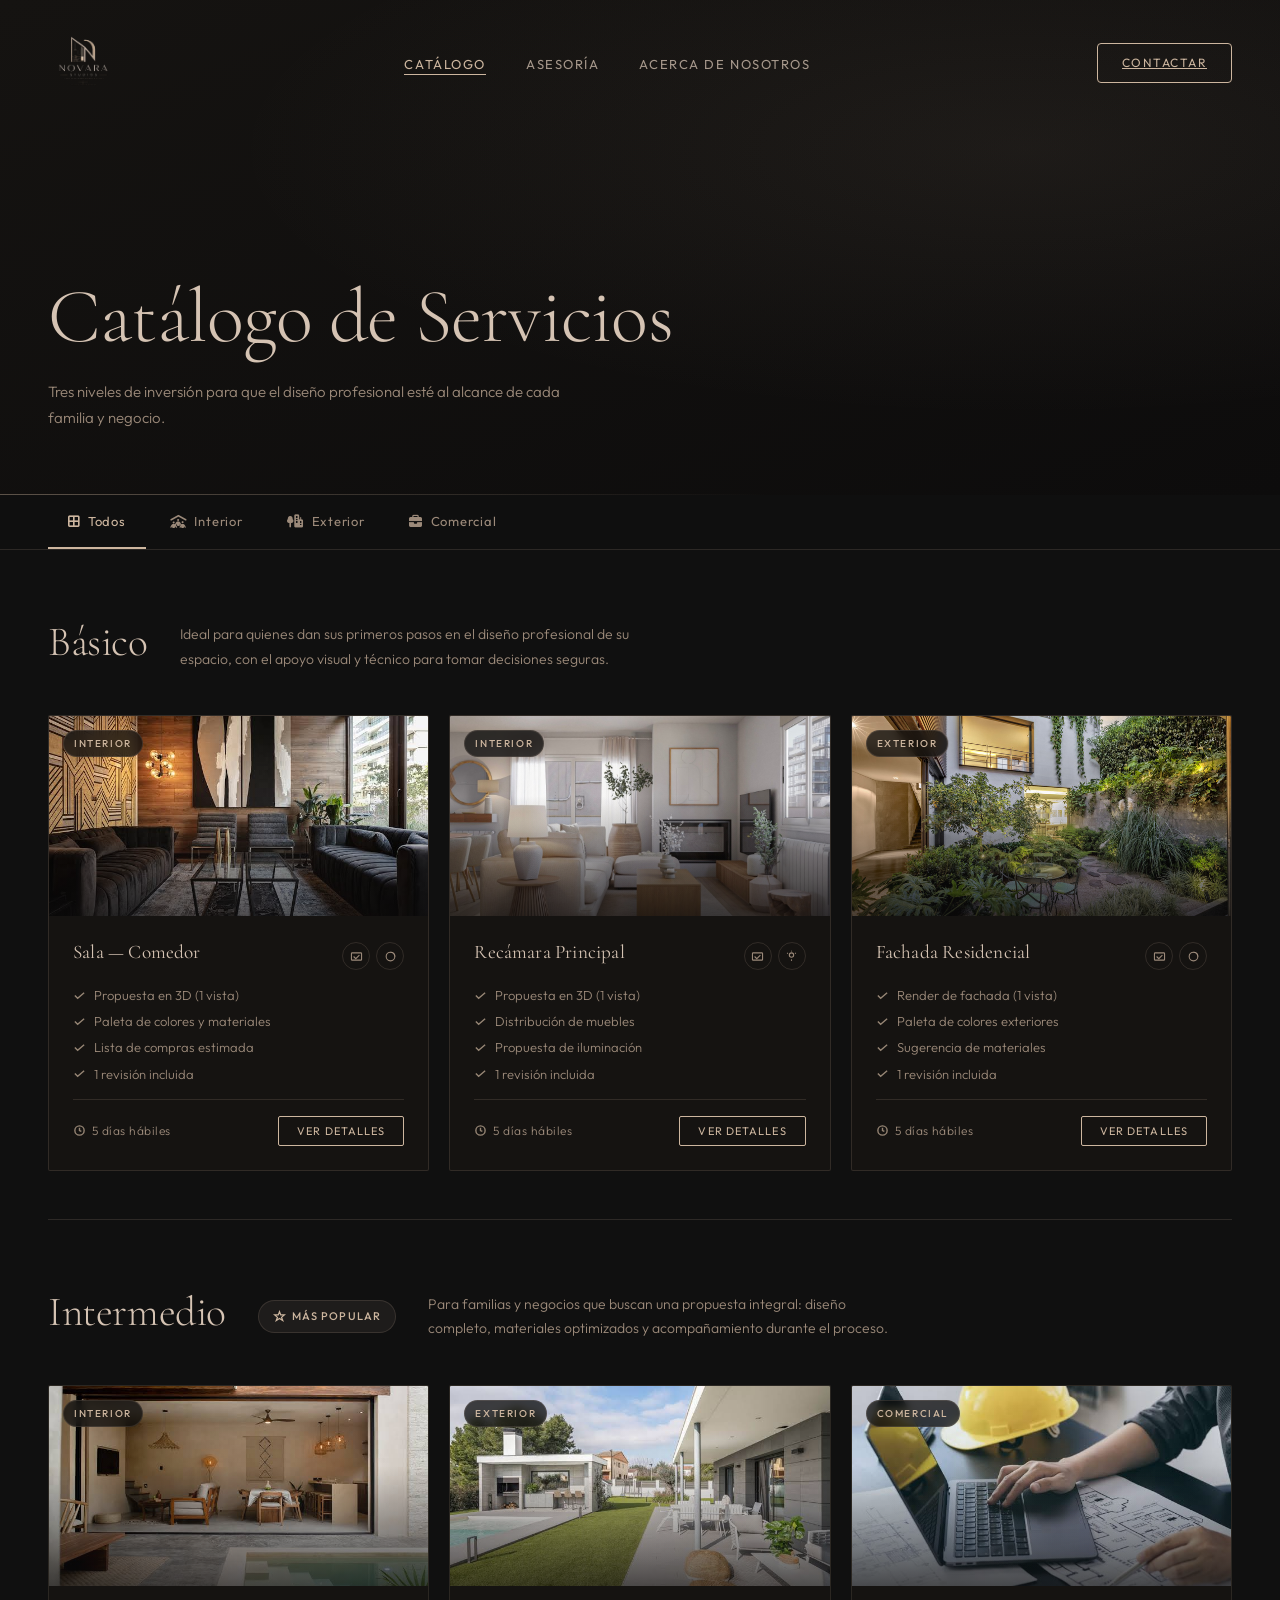
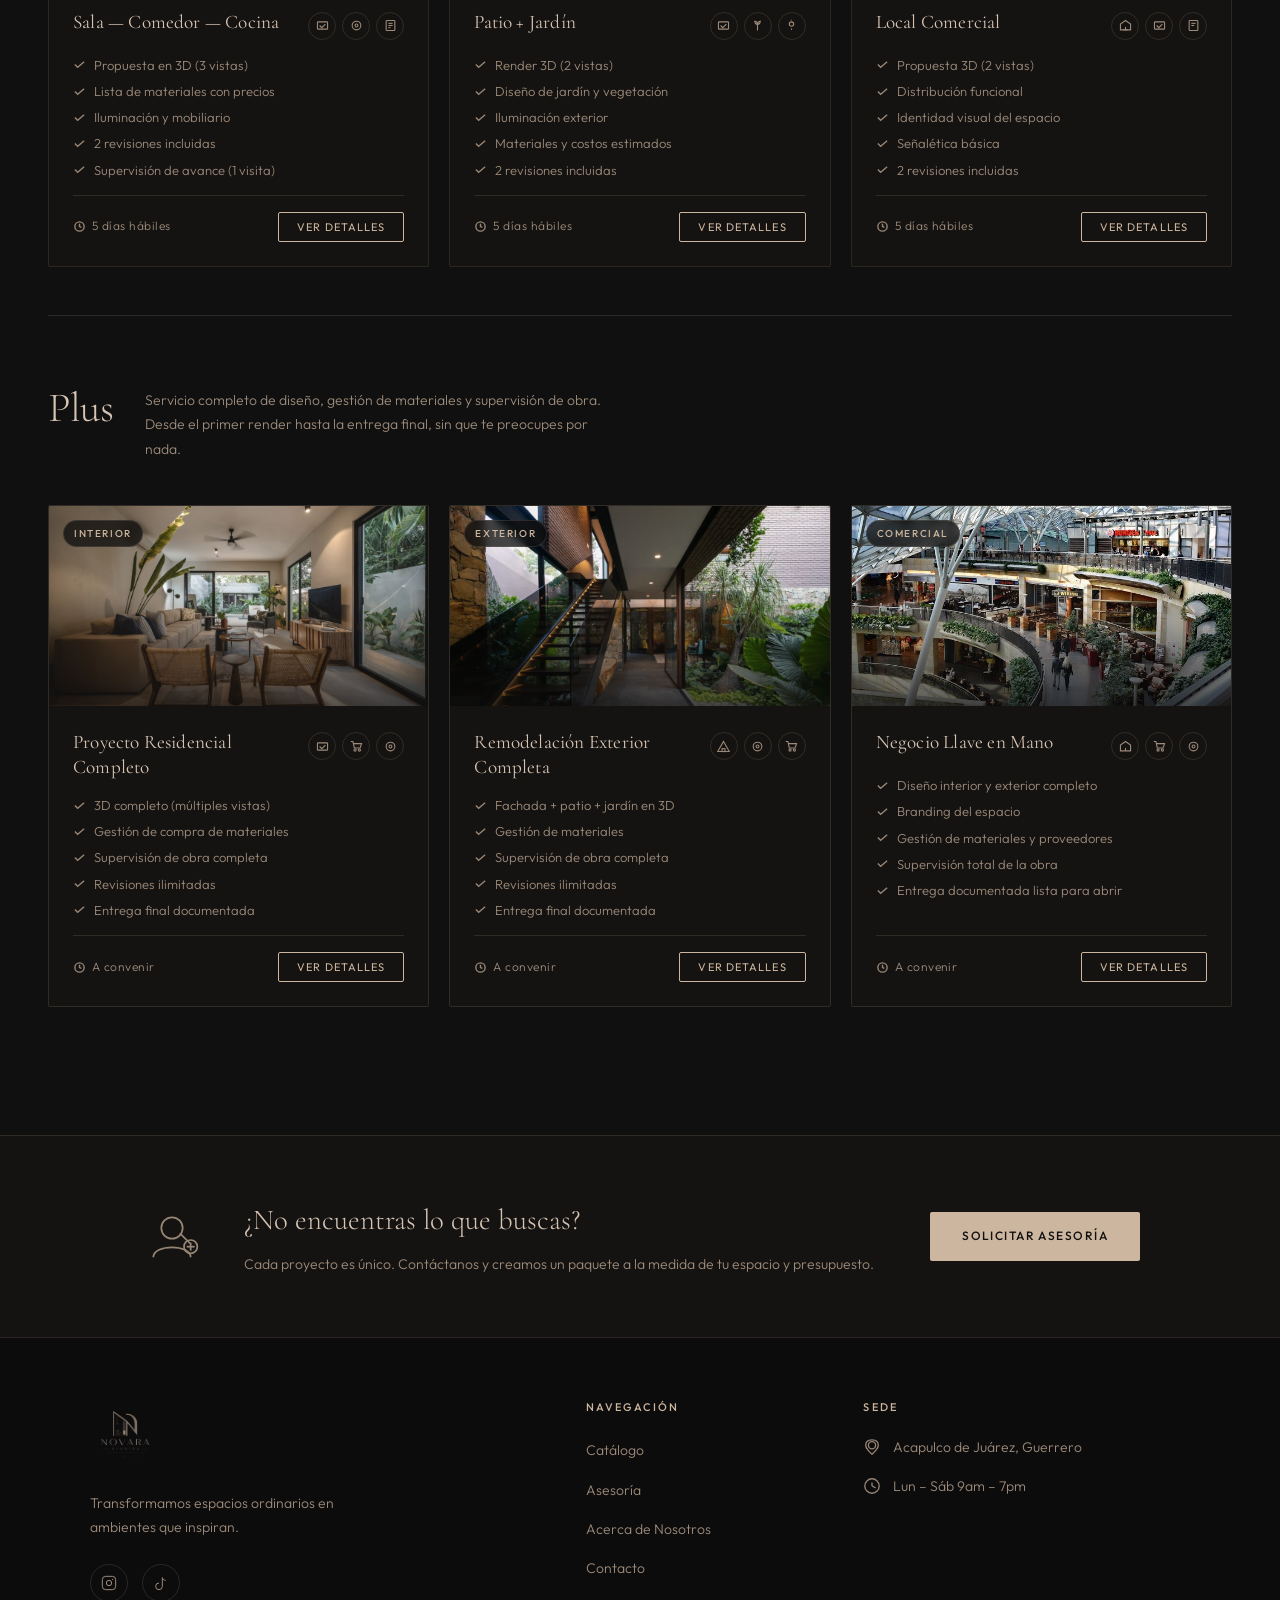
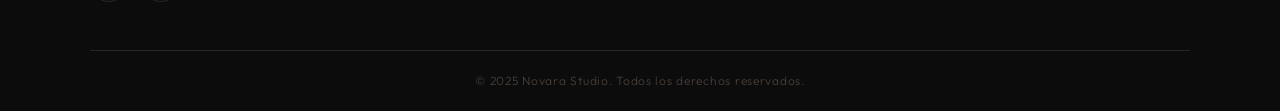
<file: catalogo.html>
<!DOCTYPE html>
<html lang="es">
<head>
  <meta charset="UTF-8" />
  <meta name="viewport" content="width=device-width, initial-scale=1.0"/>
  <title>Catálogo</title>
  <link rel="icon" href="img/icono-logo.jpg" type="image/png" />
  <link rel="stylesheet" href="assets/css/style.css" />
  <link rel="stylesheet" href="assets/css/catalogo.css" />
  <link rel="preconnect" href="https://fonts.googleapis.com">
  <link rel="preconnect" href="https://fonts.gstatic.com" crossorigin>
  <link href="https://fonts.googleapis.com/css2?family=Cormorant+Garamond:ital,wght@0,300;0,400;0,600;1,300;1,400&family=Outfit:wght@300;400;500&display=swap" rel="stylesheet">
  <link rel="stylesheet" href="https://cdnjs.cloudflare.com/ajax/libs/font-awesome/6.4.0/css/all.min.css">
</head>
<body>

  <nav class="navbar" id="navbar">
    <div class="nav-logo"><a href="index.html"><img src="img/logo-negro.png" alt="Novara Studio" /></a></div>
    <ul class="nav-links">
      <li><a href="catalogo.html" class="nav-link active">Catálogo</a></li>
      <li><a href="asesoria.html" class="nav-link">Asesoría</a></li>
      <li><a href="acerca-de-nosotros.html" class="nav-link">Acerca de Nosotros</a></li>
    </ul>
    <a class="nav-cta" href="contacto.html">Contactar</a>
    <button class="nav-toggle" id="navToggle" aria-label="Menú"><span></span><span></span><span></span></button>
  </nav>

  <header class="page-hero">
    <div class="page-hero-bg"></div>
    <div class="page-hero-content">
      <h1 class="page-hero-title">Catálogo de Servicios</h1>
      <p class="page-hero-sub">Tres niveles de inversión para que el diseño profesional esté al alcance de cada familia y negocio.</p>
    </div>
    <div class="page-hero-line"></div>
  </header>

  <section class="filter-section">
    <div class="filter-inner">
      <button class="filter-btn active" data-filter="all"><i class="fa-solid fa-border-all"></i>Todos</button>
      <button class="filter-btn" data-filter="interior"><i class="fa-solid fa-people-roof"></i>Interior</button>
      <button class="filter-btn" data-filter="exterior"><i class="fa-solid fa-tree-city"></i>Exterior</button>
      <button class="filter-btn" data-filter="comercial"><i class="fa-solid fa-briefcase"></i>Comercial</button>
    </div>
  </section>

  <section class="paquetes-section">
    <div class="paquetes-inner">

      <div class="paquete-tier" id="basico">
        <div class="tier-header">
          <div class="tier-label-wrap"><div><h2 class="tier-name">Básico</h2></div></div>
          <p class="tier-desc">Ideal para quienes dan sus primeros pasos en el diseño profesional de su espacio, con el apoyo visual y técnico para tomar decisiones seguras.</p>
        </div>
        <div class="catalog-grid" data-tier="basico">
          <div class="cat-card" data-category="interior">
            <div class="cat-card-img cat-img-1"><span class="cat-badge">Interior</span></div>
            <div class="cat-card-body">
              <div class="cat-card-top"><h3>Sala — Comedor</h3><div class="cat-icons"><span title="Propuesta 3D"><svg viewBox="0 0 18 18" fill="none" stroke="currentColor" stroke-width="1.5"><rect x="2" y="4" width="14" height="10" rx="1"/><path d="M5 9 L8 12 L13 7"/></svg></span><span title="Paleta de materiales"><svg viewBox="0 0 18 18" fill="none" stroke="currentColor" stroke-width="1.5"><circle cx="9" cy="9" r="6"/><path d="M9 3 A6 6 0 0 1 15 9"/></svg></span></div></div>
              <ul class="cat-includes">
                <li><svg viewBox="0 0 14 14" fill="none" stroke="currentColor" stroke-width="1.5"><polyline points="2 7 5 10 12 4"/></svg>Propuesta en 3D (1 vista)</li>
                <li><svg viewBox="0 0 14 14" fill="none" stroke="currentColor" stroke-width="1.5"><polyline points="2 7 5 10 12 4"/></svg>Paleta de colores y materiales</li>
                <li><svg viewBox="0 0 14 14" fill="none" stroke="currentColor" stroke-width="1.5"><polyline points="2 7 5 10 12 4"/></svg>Lista de compras estimada</li>
                <li><svg viewBox="0 0 14 14" fill="none" stroke="currentColor" stroke-width="1.5"><polyline points="2 7 5 10 12 4"/></svg>1 revisión incluida</li>
              </ul>
              <div class="cat-footer"><span class="cat-time"><svg viewBox="0 0 14 14" fill="none" stroke="currentColor" stroke-width="1.5"><circle cx="7" cy="7" r="5"/><polyline points="7 4 7 7 9 8"/></svg>5 días hábiles</span><button class="cat-cta">Ver detalles</button></div>
            </div>
          </div>
          <div class="cat-card" data-category="interior">
            <div class="cat-card-img cat-img-2"><span class="cat-badge">Interior</span></div>
            <div class="cat-card-body">
              <div class="cat-card-top"><h3>Recámara Principal</h3><div class="cat-icons"><span title="Propuesta 3D"><svg viewBox="0 0 18 18" fill="none" stroke="currentColor" stroke-width="1.5"><rect x="2" y="4" width="14" height="10" rx="1"/><path d="M5 9 L8 12 L13 7"/></svg></span><span title="Iluminación"><svg viewBox="0 0 18 18" fill="none" stroke="currentColor" stroke-width="1.5"><circle cx="9" cy="7" r="3"/><line x1="9" y1="2" x2="9" y2="1"/><line x1="9" y1="13" x2="9" y2="15"/><line x1="4" y1="5" x2="3" y2="4"/><line x1="14" y1="5" x2="15" y2="4"/></svg></span></div></div>
              <ul class="cat-includes">
                <li><svg viewBox="0 0 14 14" fill="none" stroke="currentColor" stroke-width="1.5"><polyline points="2 7 5 10 12 4"/></svg>Propuesta en 3D (1 vista)</li>
                <li><svg viewBox="0 0 14 14" fill="none" stroke="currentColor" stroke-width="1.5"><polyline points="2 7 5 10 12 4"/></svg>Distribución de muebles</li>
                <li><svg viewBox="0 0 14 14" fill="none" stroke="currentColor" stroke-width="1.5"><polyline points="2 7 5 10 12 4"/></svg>Propuesta de iluminación</li>
                <li><svg viewBox="0 0 14 14" fill="none" stroke="currentColor" stroke-width="1.5"><polyline points="2 7 5 10 12 4"/></svg>1 revisión incluida</li>
              </ul>
              <div class="cat-footer"><span class="cat-time"><svg viewBox="0 0 14 14" fill="none" stroke="currentColor" stroke-width="1.5"><circle cx="7" cy="7" r="5"/><polyline points="7 4 7 7 9 8"/></svg>5 días hábiles</span><button class="cat-cta">Ver detalles</button></div>
            </div>
          </div>
          <div class="cat-card" data-category="exterior">
            <div class="cat-card-img cat-img-3"><span class="cat-badge">Exterior</span></div>
            <div class="cat-card-body">
              <div class="cat-card-top"><h3>Fachada Residencial</h3><div class="cat-icons"><span title="Render exterior"><svg viewBox="0 0 18 18" fill="none" stroke="currentColor" stroke-width="1.5"><rect x="2" y="4" width="14" height="10" rx="1"/><path d="M5 9 L8 12 L13 7"/></svg></span><span title="Paleta de colores"><svg viewBox="0 0 18 18" fill="none" stroke="currentColor" stroke-width="1.5"><circle cx="9" cy="9" r="6"/><path d="M9 3 A6 6 0 0 1 15 9"/></svg></span></div></div>
              <ul class="cat-includes">
                <li><svg viewBox="0 0 14 14" fill="none" stroke="currentColor" stroke-width="1.5"><polyline points="2 7 5 10 12 4"/></svg>Render de fachada (1 vista)</li>
                <li><svg viewBox="0 0 14 14" fill="none" stroke="currentColor" stroke-width="1.5"><polyline points="2 7 5 10 12 4"/></svg>Paleta de colores exteriores</li>
                <li><svg viewBox="0 0 14 14" fill="none" stroke="currentColor" stroke-width="1.5"><polyline points="2 7 5 10 12 4"/></svg>Sugerencia de materiales</li>
                <li><svg viewBox="0 0 14 14" fill="none" stroke="currentColor" stroke-width="1.5"><polyline points="2 7 5 10 12 4"/></svg>1 revisión incluida</li>
              </ul>
              <div class="cat-footer"><span class="cat-time"><svg viewBox="0 0 14 14" fill="none" stroke="currentColor" stroke-width="1.5"><circle cx="7" cy="7" r="5"/><polyline points="7 4 7 7 9 8"/></svg>5 días hábiles</span><button class="cat-cta">Ver detalles</button></div>
            </div>
          </div>
        </div>
      </div>

      <div class="paquete-tier tier-featured" id="intermedio">
        <div class="tier-header">
          <div class="tier-label-wrap"><div><h2 class="tier-name">Intermedio</h2></div></div>
          <span class="tier-popular"><svg viewBox="0 0 16 16" fill="none" stroke="currentColor" stroke-width="1.5"><path d="M8 2 L9.5 6 L14 6 L10.5 9 L12 13 L8 10.5 L4 13 L5.5 9 L2 6 L6.5 6 Z"/></svg>Más popular</span>
          <p class="tier-desc">Para familias y negocios que buscan una propuesta integral: diseño completo, materiales optimizados y acompañamiento durante el proceso.</p>
        </div>
        <div class="catalog-grid" data-tier="intermedio">
          <div class="cat-card" data-category="interior">
            <div class="cat-card-img cat-img-4"><span class="cat-badge">Interior</span></div>
            <div class="cat-card-body">
              <div class="cat-card-top"><h3>Sala — Comedor — Cocina</h3><div class="cat-icons"><span title="3D múltiples vistas"><svg viewBox="0 0 18 18" fill="none" stroke="currentColor" stroke-width="1.5"><rect x="2" y="4" width="14" height="10" rx="1"/><path d="M5 9 L8 12 L13 7"/></svg></span><span title="Supervisión"><svg viewBox="0 0 18 18" fill="none" stroke="currentColor" stroke-width="1.5"><circle cx="9" cy="9" r="6"/><circle cx="9" cy="9" r="2"/></svg></span><span title="Lista de materiales"><svg viewBox="0 0 18 18" fill="none" stroke="currentColor" stroke-width="1.5"><rect x="3" y="2" width="12" height="14" rx="1"/><line x1="6" y1="6" x2="12" y2="6"/><line x1="6" y1="9" x2="12" y2="9"/><line x1="6" y1="12" x2="9" y2="12"/></svg></span></div></div>
              <ul class="cat-includes">
                <li><svg viewBox="0 0 14 14" fill="none" stroke="currentColor" stroke-width="1.5"><polyline points="2 7 5 10 12 4"/></svg>Propuesta en 3D (3 vistas)</li>
                <li><svg viewBox="0 0 14 14" fill="none" stroke="currentColor" stroke-width="1.5"><polyline points="2 7 5 10 12 4"/></svg>Lista de materiales con precios</li>
                <li><svg viewBox="0 0 14 14" fill="none" stroke="currentColor" stroke-width="1.5"><polyline points="2 7 5 10 12 4"/></svg>Iluminación y mobiliario</li>
                <li><svg viewBox="0 0 14 14" fill="none" stroke="currentColor" stroke-width="1.5"><polyline points="2 7 5 10 12 4"/></svg>2 revisiones incluidas</li>
                <li><svg viewBox="0 0 14 14" fill="none" stroke="currentColor" stroke-width="1.5"><polyline points="2 7 5 10 12 4"/></svg>Supervisión de avance (1 visita)</li>
              </ul>
              <div class="cat-footer"><span class="cat-time"><svg viewBox="0 0 14 14" fill="none" stroke="currentColor" stroke-width="1.5"><circle cx="7" cy="7" r="5"/><polyline points="7 4 7 7 9 8"/></svg>5 días hábiles</span><button class="cat-cta">Ver detalles</button></div>
            </div>
          </div>
          <div class="cat-card" data-category="exterior">
            <div class="cat-card-img cat-img-5"><span class="cat-badge">Exterior</span></div>
            <div class="cat-card-body">
              <div class="cat-card-top"><h3>Patio + Jardín</h3><div class="cat-icons"><span title="Render 3D"><svg viewBox="0 0 18 18" fill="none" stroke="currentColor" stroke-width="1.5"><rect x="2" y="4" width="14" height="10" rx="1"/><path d="M5 9 L8 12 L13 7"/></svg></span><span title="Vegetación"><svg viewBox="0 0 18 18" fill="none" stroke="currentColor" stroke-width="1.5"><path d="M9 16 L9 8 M9 8 C9 8 5 6 5 3 C7 3 9 5 9 8 M9 8 C9 8 13 6 13 3 C11 3 9 5 9 8"/></svg></span><span title="Iluminación exterior"><svg viewBox="0 0 18 18" fill="none" stroke="currentColor" stroke-width="1.5"><circle cx="9" cy="7" r="3"/><line x1="9" y1="2" x2="9" y2="1"/><line x1="9" y1="13" x2="9" y2="15"/></svg></span></div></div>
              <ul class="cat-includes">
                <li><svg viewBox="0 0 14 14" fill="none" stroke="currentColor" stroke-width="1.5"><polyline points="2 7 5 10 12 4"/></svg>Render 3D (2 vistas)</li>
                <li><svg viewBox="0 0 14 14" fill="none" stroke="currentColor" stroke-width="1.5"><polyline points="2 7 5 10 12 4"/></svg>Diseño de jardín y vegetación</li>
                <li><svg viewBox="0 0 14 14" fill="none" stroke="currentColor" stroke-width="1.5"><polyline points="2 7 5 10 12 4"/></svg>Iluminación exterior</li>
                <li><svg viewBox="0 0 14 14" fill="none" stroke="currentColor" stroke-width="1.5"><polyline points="2 7 5 10 12 4"/></svg>Materiales y costos estimados</li>
                <li><svg viewBox="0 0 14 14" fill="none" stroke="currentColor" stroke-width="1.5"><polyline points="2 7 5 10 12 4"/></svg>2 revisiones incluidas</li>
              </ul>
              <div class="cat-footer"><span class="cat-time"><svg viewBox="0 0 14 14" fill="none" stroke="currentColor" stroke-width="1.5"><circle cx="7" cy="7" r="5"/><polyline points="7 4 7 7 9 8"/></svg>5 días hábiles</span><button class="cat-cta">Ver detalles</button></div>
            </div>
          </div>
          <div class="cat-card" data-category="comercial">
            <div class="cat-card-img cat-img-6"><span class="cat-badge">Comercial</span></div>
            <div class="cat-card-body">
              <div class="cat-card-top"><h3>Local Comercial</h3><div class="cat-icons"><span title="Branding espacial"><svg viewBox="0 0 18 18" fill="none" stroke="currentColor" stroke-width="1.5"><polygon points="9 2 16 7 16 15 2 15 2 7"/><line x1="9" y1="11" x2="9" y2="15"/><line x1="6" y1="15" x2="12" y2="15"/></svg></span><span title="3D"><svg viewBox="0 0 18 18" fill="none" stroke="currentColor" stroke-width="1.5"><rect x="2" y="4" width="14" height="10" rx="1"/><path d="M5 9 L8 12 L13 7"/></svg></span><span title="Señalética"><svg viewBox="0 0 18 18" fill="none" stroke="currentColor" stroke-width="1.5"><rect x="3" y="2" width="12" height="14" rx="1"/><line x1="6" y1="6" x2="12" y2="6"/><line x1="6" y1="9" x2="10" y2="9"/></svg></span></div></div>
              <ul class="cat-includes">
                <li><svg viewBox="0 0 14 14" fill="none" stroke="currentColor" stroke-width="1.5"><polyline points="2 7 5 10 12 4"/></svg>Propuesta 3D (2 vistas)</li>
                <li><svg viewBox="0 0 14 14" fill="none" stroke="currentColor" stroke-width="1.5"><polyline points="2 7 5 10 12 4"/></svg>Distribución funcional</li>
                <li><svg viewBox="0 0 14 14" fill="none" stroke="currentColor" stroke-width="1.5"><polyline points="2 7 5 10 12 4"/></svg>Identidad visual del espacio</li>
                <li><svg viewBox="0 0 14 14" fill="none" stroke="currentColor" stroke-width="1.5"><polyline points="2 7 5 10 12 4"/></svg>Señalética básica</li>
                <li><svg viewBox="0 0 14 14" fill="none" stroke="currentColor" stroke-width="1.5"><polyline points="2 7 5 10 12 4"/></svg>2 revisiones incluidas</li>
              </ul>
              <div class="cat-footer"><span class="cat-time"><svg viewBox="0 0 14 14" fill="none" stroke="currentColor" stroke-width="1.5"><circle cx="7" cy="7" r="5"/><polyline points="7 4 7 7 9 8"/></svg>5 días hábiles</span><button class="cat-cta">Ver detalles</button></div>
            </div>
          </div>
        </div>
      </div>

      <div class="paquete-tier" id="plus">
        <div class="tier-header">
          <div class="tier-label-wrap"><div><h2 class="tier-name">Plus</h2></div></div>
          <p class="tier-desc">Servicio completo de diseño, gestión de materiales y supervisión de obra. Desde el primer render hasta la entrega final, sin que te preocupes por nada.</p>
        </div>
        <div class="catalog-grid" data-tier="plus">
          <div class="cat-card" data-category="interior">
            <div class="cat-card-img cat-img-7"><span class="cat-badge">Interior</span></div>
            <div class="cat-card-body">
              <div class="cat-card-top"><h3>Proyecto Residencial Completo</h3><div class="cat-icons"><span title="3D completo"><svg viewBox="0 0 18 18" fill="none" stroke="currentColor" stroke-width="1.5"><rect x="2" y="4" width="14" height="10" rx="1"/><path d="M5 9 L8 12 L13 7"/></svg></span><span title="Gestión de compras"><svg viewBox="0 0 18 18" fill="none" stroke="currentColor" stroke-width="1.5"><circle cx="7" cy="14" r="1.5"/><circle cx="13" cy="14" r="1.5"/><path d="M1 2 L4 2 L6 11 L14 11 L16 5 L4 5"/></svg></span><span title="Supervisión de obra"><svg viewBox="0 0 18 18" fill="none" stroke="currentColor" stroke-width="1.5"><circle cx="9" cy="9" r="6"/><circle cx="9" cy="9" r="2"/></svg></span></div></div>
              <ul class="cat-includes">
                <li><svg viewBox="0 0 14 14" fill="none" stroke="currentColor" stroke-width="1.5"><polyline points="2 7 5 10 12 4"/></svg>3D completo (múltiples vistas)</li>
                <li><svg viewBox="0 0 14 14" fill="none" stroke="currentColor" stroke-width="1.5"><polyline points="2 7 5 10 12 4"/></svg>Gestión de compra de materiales</li>
                <li><svg viewBox="0 0 14 14" fill="none" stroke="currentColor" stroke-width="1.5"><polyline points="2 7 5 10 12 4"/></svg>Supervisión de obra completa</li>
                <li><svg viewBox="0 0 14 14" fill="none" stroke="currentColor" stroke-width="1.5"><polyline points="2 7 5 10 12 4"/></svg>Revisiones ilimitadas</li>
                <li><svg viewBox="0 0 14 14" fill="none" stroke="currentColor" stroke-width="1.5"><polyline points="2 7 5 10 12 4"/></svg>Entrega final documentada</li>
              </ul>
              <div class="cat-footer"><span class="cat-time"><svg viewBox="0 0 14 14" fill="none" stroke="currentColor" stroke-width="1.5"><circle cx="7" cy="7" r="5"/><polyline points="7 4 7 7 9 8"/></svg>A convenir</span><button class="cat-cta">Ver detalles</button></div>
            </div>
          </div>
          <div class="cat-card" data-category="exterior">
            <div class="cat-card-img cat-img-8"><span class="cat-badge">Exterior</span></div>
            <div class="cat-card-body">
              <div class="cat-card-top"><h3>Remodelación Exterior Completa</h3><div class="cat-icons"><span title="Fachada + jardín"><svg viewBox="0 0 18 18" fill="none" stroke="currentColor" stroke-width="1.5"><polygon points="9,2 17,16 1,16"/><rect x="7" y="12" width="4" height="4"/></svg></span><span title="Supervisión"><svg viewBox="0 0 18 18" fill="none" stroke="currentColor" stroke-width="1.5"><circle cx="9" cy="9" r="6"/><circle cx="9" cy="9" r="2"/></svg></span><span title="Gestión"><svg viewBox="0 0 18 18" fill="none" stroke="currentColor" stroke-width="1.5"><circle cx="7" cy="14" r="1.5"/><circle cx="13" cy="14" r="1.5"/><path d="M1 2 L4 2 L6 11 L14 11 L16 5 L4 5"/></svg></span></div></div>
              <ul class="cat-includes">
                <li><svg viewBox="0 0 14 14" fill="none" stroke="currentColor" stroke-width="1.5"><polyline points="2 7 5 10 12 4"/></svg>Fachada + patio + jardín en 3D</li>
                <li><svg viewBox="0 0 14 14" fill="none" stroke="currentColor" stroke-width="1.5"><polyline points="2 7 5 10 12 4"/></svg>Gestión de materiales</li>
                <li><svg viewBox="0 0 14 14" fill="none" stroke="currentColor" stroke-width="1.5"><polyline points="2 7 5 10 12 4"/></svg>Supervisión de obra completa</li>
                <li><svg viewBox="0 0 14 14" fill="none" stroke="currentColor" stroke-width="1.5"><polyline points="2 7 5 10 12 4"/></svg>Revisiones ilimitadas</li>
                <li><svg viewBox="0 0 14 14" fill="none" stroke="currentColor" stroke-width="1.5"><polyline points="2 7 5 10 12 4"/></svg>Entrega final documentada</li>
              </ul>
              <div class="cat-footer"><span class="cat-time"><svg viewBox="0 0 14 14" fill="none" stroke="currentColor" stroke-width="1.5"><circle cx="7" cy="7" r="5"/><polyline points="7 4 7 7 9 8"/></svg>A convenir</span><button class="cat-cta">Ver detalles</button></div>
            </div>
          </div>
          <div class="cat-card" data-category="comercial">
            <div class="cat-card-img cat-img-9"><span class="cat-badge">Comercial</span></div>
            <div class="cat-card-body">
              <div class="cat-card-top"><h3>Negocio Llave en Mano</h3><div class="cat-icons"><span title="Diseño completo"><svg viewBox="0 0 18 18" fill="none" stroke="currentColor" stroke-width="1.5"><polygon points="9 2 16 7 16 15 2 15 2 7"/><line x1="9" y1="11" x2="9" y2="15"/></svg></span><span title="Gestión"><svg viewBox="0 0 18 18" fill="none" stroke="currentColor" stroke-width="1.5"><circle cx="7" cy="14" r="1.5"/><circle cx="13" cy="14" r="1.5"/><path d="M1 2 L4 2 L6 11 L14 11 L16 5 L4 5"/></svg></span><span title="Supervisión"><svg viewBox="0 0 18 18" fill="none" stroke="currentColor" stroke-width="1.5"><circle cx="9" cy="9" r="6"/><circle cx="9" cy="9" r="2"/></svg></span></div></div>
              <ul class="cat-includes">
                <li><svg viewBox="0 0 14 14" fill="none" stroke="currentColor" stroke-width="1.5"><polyline points="2 7 5 10 12 4"/></svg>Diseño interior y exterior completo</li>
                <li><svg viewBox="0 0 14 14" fill="none" stroke="currentColor" stroke-width="1.5"><polyline points="2 7 5 10 12 4"/></svg>Branding del espacio</li>
                <li><svg viewBox="0 0 14 14" fill="none" stroke="currentColor" stroke-width="1.5"><polyline points="2 7 5 10 12 4"/></svg>Gestión de materiales y proveedores</li>
                <li><svg viewBox="0 0 14 14" fill="none" stroke="currentColor" stroke-width="1.5"><polyline points="2 7 5 10 12 4"/></svg>Supervisión total de la obra</li>
                <li><svg viewBox="0 0 14 14" fill="none" stroke="currentColor" stroke-width="1.5"><polyline points="2 7 5 10 12 4"/></svg>Entrega documentada lista para abrir</li>
              </ul>
              <div class="cat-footer"><span class="cat-time"><svg viewBox="0 0 14 14" fill="none" stroke="currentColor" stroke-width="1.5"><circle cx="7" cy="7" r="5"/><polyline points="7 4 7 7 9 8"/></svg>A convenir</span><button class="cat-cta">Ver detalles</button></div>
            </div>
          </div>
        </div>
      </div>

    </div>
  </section>

  <section class="catalog-cta">
    <div class="catalog-cta-inner">
      <div class="cta-icon"><svg viewBox="0 0 48 48" fill="none" stroke="currentColor" stroke-width="1.3"><circle cx="24" cy="18" r="8"/><path d="M10 40 C10 30 38 30 38 40"/><path d="M30 22 L38 30"/><circle cx="38" cy="32" r="5"/><line x1="35" y1="32" x2="41" y2="32"/><line x1="38" y1="29" x2="38" y2="35"/></svg></div>
      <div><h2>¿No encuentras lo que buscas?</h2><p>Cada proyecto es único. Contáctanos y creamos un paquete a la medida de tu espacio y presupuesto.</p></div>
      <a href="asesoria.html" class="cta-btn-main">Solicitar asesoría</a>
    </div>
  </section>

  <footer class="footer">
    <div class="footer-inner">
      <div class="footer-brand">
        <img src="img/logo-negro.png" alt="Novara Studio" class="footer-logo"/>
        <p>Transformamos espacios ordinarios en ambientes que inspiran.</p>
        <div class="footer-socials">
          <a href="https://www.instagram.com/studios_novara" aria-label="Instagram"><svg viewBox="0 0 24 24" fill="none" stroke="currentColor" stroke-width="1.5"><rect x="2" y="2" width="20" height="20" rx="5"/><circle cx="12" cy="12" r="4"/><circle cx="17.5" cy="6.5" r="1" fill="currentColor" stroke="none"/></svg></a>
          <a href="#" aria-label="TikTok"><svg viewBox="0 0 24 24" fill="none" stroke="currentColor" stroke-width="1.5"><path d="M9 12 A5 5 0 1 0 14 17 L14 4 C14.5 6 16 8 19 8"/></svg></a>
        </div>
      </div>
      <div class="footer-nav">
        <h5>Navegación</h5>
        <ul>
          <li><a href="catalogo.html">Catálogo</a></li>
          <li><a href="asesoria.html">Asesoría</a></li>
          <li><a href="acerca-de-nosotros.html">Acerca de Nosotros</a></li>
          <li><a href="#">Contacto</a></li>
        </ul>
      </div>
      <div class="footer-contact">
        <h5>Sede</h5>
        <div class="contact-item"><svg viewBox="0 0 20 20" fill="none" stroke="currentColor" stroke-width="1.5"><circle cx="10" cy="8" r="4"/><path d="M10 18 C10 18 3 12 3 8 C3 4 6 2 10 2 C14 2 17 4 17 8 C17 12 10 18 10 18Z"/></svg><span>Acapulco de Juárez, Guerrero</span></div>
        <div class="contact-item"><svg viewBox="0 0 20 20" fill="none" stroke="currentColor" stroke-width="1.5"><circle cx="10" cy="10" r="8"/><line x1="10" y1="6" x2="10" y2="10"/><line x1="10" y1="10" x2="14" y2="12"/></svg><span>Lun – Sáb 9am – 7pm</span></div>
      </div>
    </div>
    <div class="footer-bottom"><p>© 2025 Novara Studio. Todos los derechos reservados.</p></div>
  </footer>

  <script src="assets/js/catalogo.js"></script>
</body>
</html>
</file>
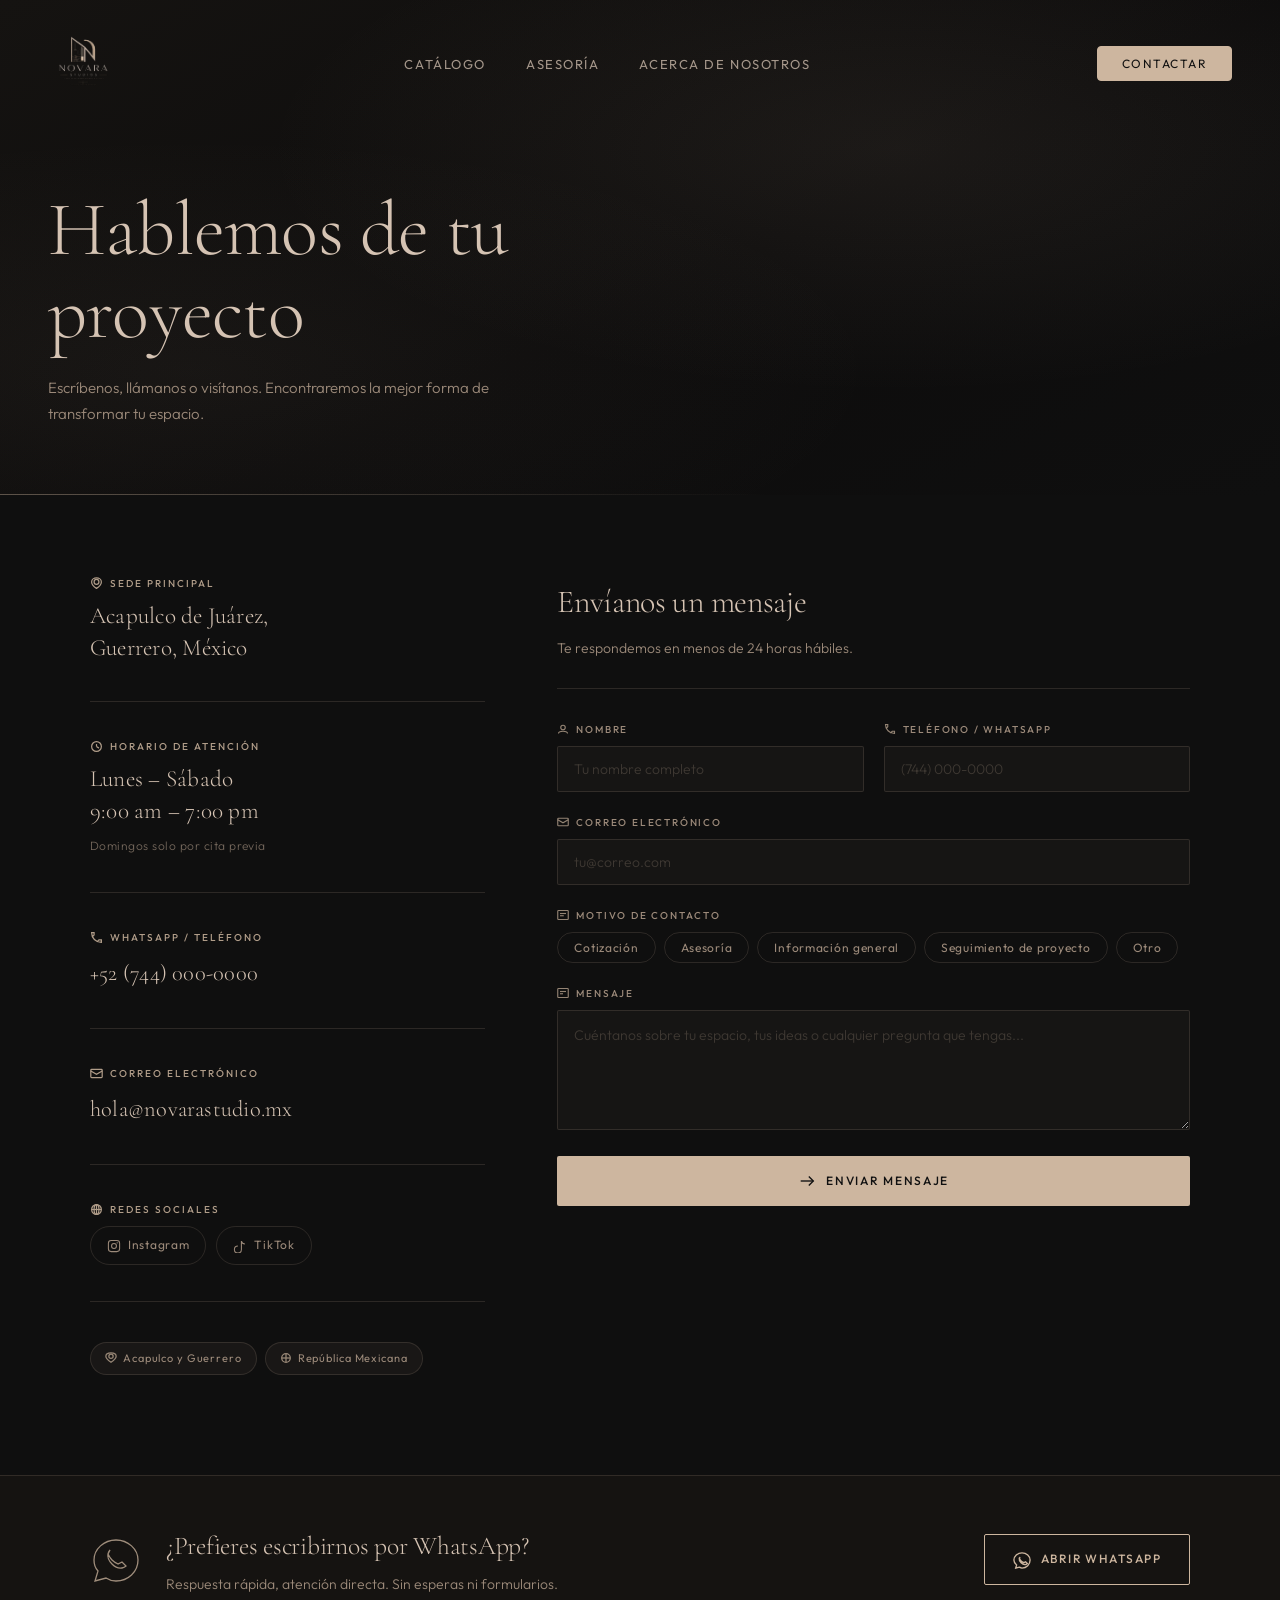
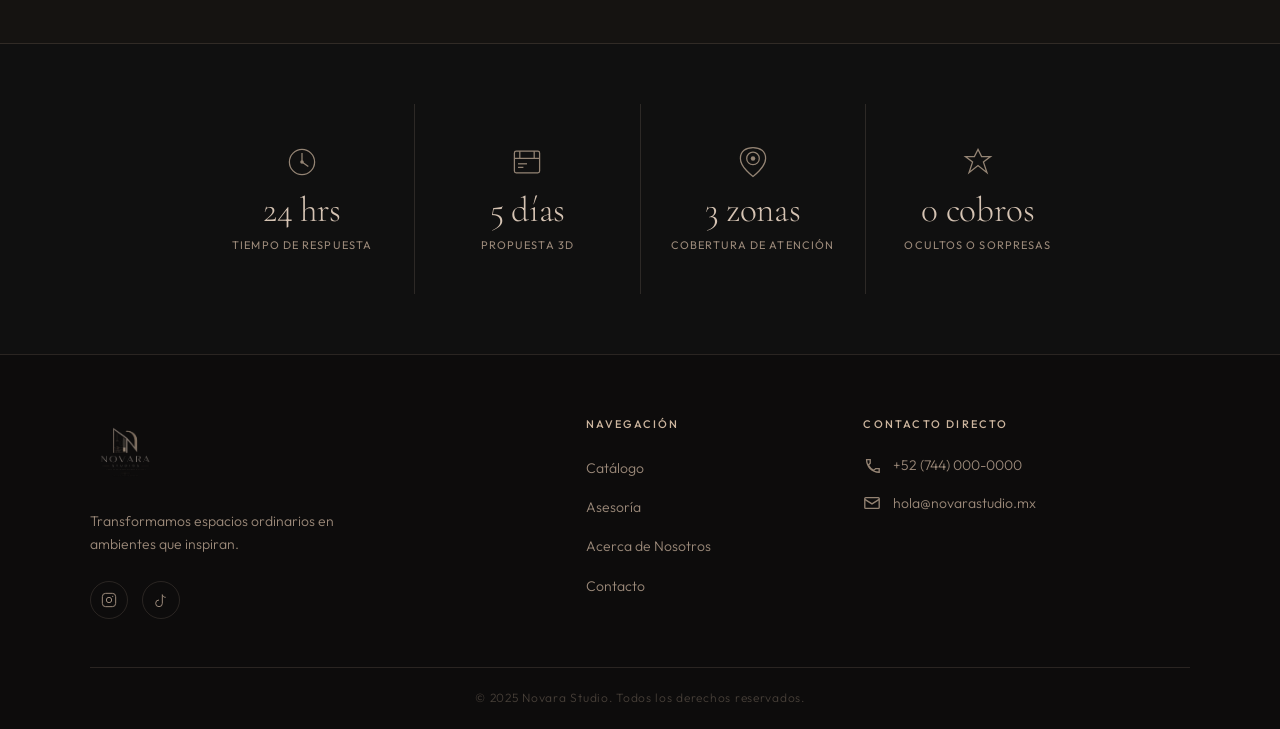
<file: contacto.html>
<!DOCTYPE html>
<html lang="es">
<head>
  <meta charset="UTF-8" />
  <meta name="viewport" content="width=device-width, initial-scale=1.0"/>
  <title>Contacto</title>
  <link rel="icon" href="img/icono-logo.jpg" type="image/png" />
  <link rel="stylesheet" href="assets/css/style.css" />
  <link rel="stylesheet" href="assets/css/contacto.css" />
  <link rel="preconnect" href="https://fonts.googleapis.com">
  <link rel="preconnect" href="https://fonts.gstatic.com" crossorigin>
  <link href="https://fonts.googleapis.com/css2?family=Cormorant+Garamond:ital,wght@0,300;0,400;0,600;1,300;1,400&family=Outfit:wght@300;400;500&display=swap" rel="stylesheet">
</head>
<body>

  <nav class="navbar" id="navbar">
    <div class="nav-logo"><a href="index.html"><img src="img/logo-negro.png" alt="Novara Studio" /></a></div>
    <ul class="nav-links">
      <li><a href="catalogo.html" class="nav-link">Catálogo</a></li>
      <li><a href="asesoria.html" class="nav-link">Asesoría</a></li>
      <li><a href="acerca-de-nosotros.html" class="nav-link">Acerca de Nosotros</a></li>
    </ul>
    <button class="nav-cta nav-cta-active">Contactar</button>
    <button class="nav-toggle" id="navToggle" aria-label="Menú"><span></span><span></span><span></span></button>
  </nav>

  <header class="contacto-hero">
    <div class="contacto-hero-bg"></div>
    <div class="contacto-hero-content">
      <h1 class="contacto-hero-title">Hablemos de tu proyecto</h1>
      <p class="contacto-hero-sub">Escríbenos, llámanos o visítanos. Encontraremos la mejor forma de transformar tu espacio.</p>
    </div>
    <div class="contacto-hero-line"></div>
  </header>

  <section class="contacto-main">
    <div class="contacto-inner">

      <div class="contacto-info">

        <div class="info-block">
          <span class="info-label"><svg viewBox="0 0 16 16" fill="none" stroke="currentColor" stroke-width="1.5"><circle cx="8" cy="6" r="3"/><path d="M8 14 C8 14 2 10 2 6 C2 3 5 1 8 1 C11 1 14 3 14 6 C14 10 8 14 8 14Z"/></svg>Sede principal</span>
          <p class="info-value">Acapulco de Juárez,<br/>Guerrero, México</p>
        </div>

        <div class="info-block">
          <span class="info-label"><svg viewBox="0 0 16 16" fill="none" stroke="currentColor" stroke-width="1.5"><circle cx="8" cy="8" r="6"/><line x1="8" y1="5" x2="8" y2="8"/><line x1="8" y1="8" x2="11" y2="10"/></svg>Horario de atención</span>
          <p class="info-value">Lunes – Sábado<br/>9:00 am – 7:00 pm</p>
          <p class="info-note">Domingos solo por cita previa</p>
        </div>

        <div class="info-block">
          <span class="info-label"><svg viewBox="0 0 16 16" fill="none" stroke="currentColor" stroke-width="1.5"><path d="M14 11 L11 11 L9 13 C7 12 4 9 3 7 L5 5 L5 2 L2 2 C2 9 7 14 14 14 Z"/></svg>WhatsApp / Teléfono</span>
          <a href="https://wa.me/xxxxxxxx" class="info-link" target="_blank">+52 (744) 000-0000</a>
        </div>

        <div class="info-block">
          <span class="info-label"><svg viewBox="0 0 16 16" fill="none" stroke="currentColor" stroke-width="1.5"><rect x="1" y="3" width="14" height="10" rx="1"/><polyline points="1 5 8 9 15 5"/></svg>Correo electrónico</span>
          <a href="mailto:hola@novarastudio.mx" class="info-link">hola@novarastudio.mx</a>
        </div>

        <div class="info-block">
          <span class="info-label"><svg viewBox="0 0 16 16" fill="none" stroke="currentColor" stroke-width="1.5"><circle cx="8" cy="8" r="6"/><line x1="8" y1="2" x2="8" y2="14"/><line x1="2" y1="8" x2="14" y2="8"/><ellipse cx="8" cy="8" rx="3" ry="6"/></svg>Redes sociales</span>
          <div class="info-socials">
            <a href="https://www.instagram.com/studios_novara" class="social-pill" target="_blank"><svg viewBox="0 0 20 20" fill="none" stroke="currentColor" stroke-width="1.5"><rect x="2" y="2" width="16" height="16" rx="4"/><circle cx="10" cy="10" r="3.5"/><circle cx="14.5" cy="5.5" r="1" fill="currentColor" stroke="none"/></svg>Instagram</a>
            <a href="#" class="social-pill" target="_blank"><svg viewBox="0 0 20 20" fill="none" stroke="currentColor" stroke-width="1.5"><path d="M7 10 A5 5 0 1 0 12 15 L12 3 C12.5 5 14 7 17 7"/></svg>TikTok</a>
          </div>
        </div>

        <div class="info-alcance">
          <div class="alc-pill"><svg viewBox="0 0 14 14" fill="none" stroke="currentColor" stroke-width="1.5"><circle cx="7" cy="5" r="2.5"/><path d="M7 12 C7 12 1 8 1 5 C1 2 4 1 7 1 C10 1 13 2 13 5 C13 8 7 12 7 12Z"/></svg>Acapulco y Guerrero</div>
          <div class="alc-pill"><svg viewBox="0 0 14 14" fill="none" stroke="currentColor" stroke-width="1.5"><circle cx="7" cy="7" r="5"/><line x1="7" y1="2" x2="7" y2="12"/><line x1="2" y1="7" x2="12" y2="7"/></svg>República Mexicana</div>
        </div>

      </div>

      <div class="contacto-form-wrap">
        <div class="contacto-form-header"><h2>Envíanos un mensaje</h2><p>Te respondemos en menos de 24 horas hábiles.</p></div>

        <div class="contacto-form" id="contactoForm">

          <div class="form-row form-row-2">
            <div class="form-group"><label class="form-label"><svg viewBox="0 0 16 16" fill="none" stroke="currentColor" stroke-width="1.5"><circle cx="8" cy="6" r="3"/><path d="M2 14 C2 10 14 10 14 14"/></svg>Nombre</label><input type="text" class="form-input" placeholder="Tu nombre completo" /></div>
            <div class="form-group"><label class="form-label"><svg viewBox="0 0 16 16" fill="none" stroke="currentColor" stroke-width="1.5"><path d="M14 11 L11 11 L9 13 C7 12 4 9 3 7 L5 5 L5 2 L2 2 C2 9 7 14 14 14 Z"/></svg>Teléfono / WhatsApp</label><input type="tel" class="form-input" placeholder="(744) 000-0000" /></div>
          </div>

          <div class="form-group"><label class="form-label"><svg viewBox="0 0 16 16" fill="none" stroke="currentColor" stroke-width="1.5"><rect x="1" y="3" width="14" height="10" rx="1"/><polyline points="1 5 8 9 15 5"/></svg>Correo electrónico</label><input type="email" class="form-input" placeholder="tu@correo.com" /></div>

          <div class="form-group">
            <label class="form-label"><svg viewBox="0 0 16 16" fill="none" stroke="currentColor" stroke-width="1.5"><rect x="1" y="2" width="14" height="12" rx="1"/><line x1="4" y1="6" x2="12" y2="6"/><line x1="4" y1="9" x2="9" y2="9"/></svg>Motivo de contacto</label>
            <div class="form-chips" id="motivoChips">
              <button class="chip" data-val="cotizacion">Cotización</button><button class="chip" data-val="asesoria">Asesoría</button><button class="chip" data-val="informacion">Información general</button><button class="chip" data-val="seguimiento">Seguimiento de proyecto</button><button class="chip" data-val="otro">Otro</button>
            </div>
          </div>

          <div class="form-group"><label class="form-label"><svg viewBox="0 0 16 16" fill="none" stroke="currentColor" stroke-width="1.5"><rect x="1" y="2" width="14" height="12" rx="1"/><line x1="4" y1="6" x2="12" y2="6"/><line x1="4" y1="9" x2="8" y2="9"/></svg>Mensaje</label><textarea class="form-input form-textarea" placeholder="Cuéntanos sobre tu espacio, tus ideas o cualquier pregunta que tengas..."></textarea></div>

          <button class="form-submit" id="formSubmit"><svg viewBox="0 0 20 20" fill="none" stroke="currentColor" stroke-width="1.5"><line x1="3" y1="10" x2="17" y2="10"/><polyline points="12 5 17 10 12 15"/></svg>Enviar mensaje</button>

          <div class="form-success" id="formSuccess">
            <div class="success-icon"><svg viewBox="0 0 48 48" fill="none" stroke="currentColor" stroke-width="1.5"><circle cx="24" cy="24" r="18"/><polyline points="14 24 20 30 34 18" stroke-width="2"/></svg></div>
            <h3>¡Mensaje recibido!</h3>
            <p>Te contactaremos en menos de 24 horas hábiles. Gracias por escribirnos.</p>
          </div>

        </div>
      </div>

    </div>
  </section>

  <section class="whatsapp-section">
    <div class="whatsapp-inner">
      <div class="wa-content">
        <div class="wa-icon"><svg viewBox="0 0 52 52" fill="none" stroke="currentColor" stroke-width="1.3"><path d="M26 6 C14 6 4 15 4 26 C4 30 5 34 8 37 L5 47 L16 44 C19 46 22 47 26 47 C38 47 48 38 48 26 C48 15 38 6 26 6Z"/><path d="M18 20 C18 20 20 24 22 26 C24 28 28 30 28 30 L32 28 L36 32 C36 32 30 38 22 30 C14 22 20 16 20 16 Z"/></svg></div>
        <div><h2>¿Prefieres escribirnos por WhatsApp?</h2><p>Respuesta rápida, atención directa. Sin esperas ni formularios.</p></div>
      </div>
      <a href="https://wa.me/xxxxxxxx" class="wa-btn" target="_blank"><svg viewBox="0 0 20 20" fill="none" stroke="currentColor" stroke-width="1.5"><path d="M10 2 C5 2 1 6 1 10 C1 12 2 14 4 15.5 L3 19 L7 18 C8 18.5 9 19 10 19 C15 19 19 15 19 10 C19 6 15 2 10 2Z"/><path d="M7 8 C7 8 8 10 9 11 C10 12 12 13 12 13 L14 12 L16 14 C16 14 13 17 9 13 C5 9 8 7 8 7 Z"/></svg>Abrir WhatsApp</a>
    </div>
  </section>

  <section class="datos-section">
    <div class="datos-inner">
      <div class="dato-item"><div class="dato-icon"><svg viewBox="0 0 40 40" fill="none" stroke="currentColor" stroke-width="1.4"><circle cx="20" cy="20" r="14"/><line x1="20" y1="10" x2="20" y2="20"/><line x1="20" y1="20" x2="27" y2="25"/><circle cx="20" cy="20" r="2" fill="currentColor" stroke="none"/></svg></div><span class="dato-num">24 hrs</span><span class="dato-label">Tiempo de respuesta</span></div>
      <div class="dato-item"><div class="dato-icon"><svg viewBox="0 0 40 40" fill="none" stroke="currentColor" stroke-width="1.4"><rect x="6" y="8" width="28" height="24" rx="2"/><line x1="6" y1="16" x2="34" y2="16"/><line x1="12" y1="8" x2="12" y2="16"/><line x1="28" y1="8" x2="28" y2="16"/><line x1="10" y1="22" x2="20" y2="22"/><line x1="10" y1="26" x2="16" y2="26"/></svg></div><span class="dato-num">5 días</span><span class="dato-label">Propuesta 3D</span></div>
      <div class="dato-item"><div class="dato-icon"><svg viewBox="0 0 40 40" fill="none" stroke="currentColor" stroke-width="1.4"><circle cx="20" cy="16" r="7"/><path d="M20 36 C20 36 6 26 6 16 C6 8 12 4 20 4 C28 4 34 8 34 16 C34 26 20 36 20 36Z"/><circle cx="20" cy="16" r="2.5" fill="currentColor" stroke="none"/></svg></div><span class="dato-num">3 zonas</span><span class="dato-label">Cobertura de atención</span></div>
      <div class="dato-item"><div class="dato-icon"><svg viewBox="0 0 40 40" fill="none" stroke="currentColor" stroke-width="1.4"><path d="M20 6 L24 14 L34 14 L26 20 L30 32 L20 24 L10 32 L14 20 L6 14 L16 14 Z"/></svg></div><span class="dato-num">0 cobros</span><span class="dato-label">Ocultos o sorpresas</span></div>
    </div>
  </section>

  <footer class="footer">
    <div class="footer-inner">
      <div class="footer-brand">
        <img src="img/logo-negro.png" alt="Novara Studio" class="footer-logo"/>
        <p>Transformamos espacios ordinarios en ambientes que inspiran.</p>
        <div class="footer-socials">
          <a href="https://www.instagram.com/studios_novara" aria-label="Instagram"><svg viewBox="0 0 24 24" fill="none" stroke="currentColor" stroke-width="1.5"><rect x="2" y="2" width="20" height="20" rx="5"/><circle cx="12" cy="12" r="4"/><circle cx="17.5" cy="6.5" r="1" fill="currentColor" stroke="none"/></svg></a>
          <a href="#" aria-label="TikTok"><svg viewBox="0 0 24 24" fill="none" stroke="currentColor" stroke-width="1.5"><path d="M9 12 A5 5 0 1 0 14 17 L14 4 C14.5 6 16 8 19 8"/></svg></a>
        </div>
      </div>
      <div class="footer-nav">
        <h5>Navegación</h5>
        <ul>
          <li><a href="catalogo.html">Catálogo</a></li>
          <li><a href="asesoria.html">Asesoría</a></li>
          <li><a href="acerca.html">Acerca de Nosotros</a></li>
          <li><a href="contacto.html">Contacto</a></li>
        </ul>
      </div>
      <div class="footer-contact">
        <h5>Contacto directo</h5>
        <div class="contact-item"><svg viewBox="0 0 20 20" fill="none" stroke="currentColor" stroke-width="1.5"><path d="M18 14 L14 14 L12 16 C10 15 7 12 6 10 L8 8 L8 4 L4 4 C4 11 9 18 18 18 Z"/></svg><span>+52 (744) 000-0000</span></div>
        <div class="contact-item"><svg viewBox="0 0 20 20" fill="none" stroke="currentColor" stroke-width="1.5"><rect x="2" y="4" width="16" height="12" rx="1"/><polyline points="2 6 10 11 18 6"/></svg><span>hola@novarastudio.mx</span></div>
      </div>
    </div>
    <div class="footer-bottom"><p>© 2025 Novara Studio. Todos los derechos reservados.</p></div>
  </footer>

  <script src="assets/js/contacto.js"></script>
</body>
</html>
</file>
<file: assets/css/style.css>
*, *::before, *::after {
  box-sizing: border-box;
  margin: 0;
  padding: 0;
}

:root {
  --col-base:    #cdb69f;
  --col-dark1:   #101010;
  --col-dark2:   #0f0f0f;
  --col-dark3:   #0d0c0c;
  --col-dark4:   #151311;
  --col-accent:  #d5c3b3;
  --col-muted:   #9c8a7a;
  --col-faint:   rgba(205, 182, 159, 0.08);
  --col-border:  rgba(205, 182, 159, 0.15);
  --font-display: 'Cormorant Garamond', Georgia, serif;
  --font-body:    'Outfit', sans-serif;
  --radius:       4px;
  --transition:   0.35s cubic-bezier(0.4, 0, 0.2, 1);
}

html { scroll-behavior: smooth; }

body {
  background-color: var(--col-dark1);
  color: var(--col-accent);
  font-family: var(--font-body);
  font-weight: 300;
  font-size: 16px;
  line-height: 1.7;
  overflow-x: hidden;
}

::-webkit-scrollbar { width: 6px; }
::-webkit-scrollbar-track { background: var(--col-dark3); }
::-webkit-scrollbar-thumb { background: var(--col-muted); border-radius: 3px; }

::selection { background: var(--col-base); color: var(--col-dark1); }

.navbar {
  position: fixed;
  top: 0; left: 0; right: 0;
  z-index: 1000;
  display: flex;
  align-items: center;
  justify-content: space-between;
  padding: 24px 48px;
  transition: background var(--transition), padding var(--transition), backdrop-filter var(--transition);
}

.navbar.scrolled {
  background: rgba(13, 12, 12, 0.92);
  backdrop-filter: blur(12px);
  -webkit-backdrop-filter: blur(12px);
  padding: 16px 48px;
  border-bottom: 1px solid var(--col-border);
}

.nav-logo img {
  height: 70px;
  width: auto;
  object-fit: contain;
  opacity: 0.9;
  transition: opacity var(--transition);
}
.nav-logo img:hover { opacity: 1; }

.nav-links {
  display: flex;
  list-style: none;
  gap: 40px;
}

.nav-link {
  color: var(--col-accent);
  text-decoration: none;
  font-family: var(--font-body);
  font-weight: 400;
  font-size: 13px;
  letter-spacing: 0.12em;
  text-transform: uppercase;
  position: relative;
  opacity: 0.75;
  transition: opacity var(--transition);
}

.nav-link::after {
  content: '';
  position: absolute;
  bottom: -3px; left: 0;
  width: 0; height: 1px;
  background: var(--col-base);
  transition: width var(--transition);
}

.nav-link:hover { opacity: 1; }
.nav-link:hover::after { width: 100%; }

.nav-cta {
  background: transparent;
  border: 1px solid var(--col-base);
  color: var(--col-base);
  padding: 9px 24px;
  font-family: var(--font-body);
  font-weight: 400;
  font-size: 12px;
  letter-spacing: 0.12em;
  text-transform: uppercase;
  cursor: pointer;
  border-radius: var(--radius);
  transition: background var(--transition), color var(--transition);
}
.nav-cta:hover {
  background: var(--col-base);
  color: var(--col-dark1);
}

.nav-toggle {
  display: none;
  flex-direction: column;
  gap: 5px;
  background: none;
  border: none;
  cursor: pointer;
  padding: 4px;
}
.nav-toggle span {
  display: block;
  width: 24px; height: 1px;
  background: var(--col-accent);
  transition: var(--transition);
}
.nav-toggle.active span:nth-child(1) { transform: translateY(6px) rotate(45deg); }
.nav-toggle.active span:nth-child(2) { opacity: 0; }
.nav-toggle.active span:nth-child(3) { transform: translateY(-6px) rotate(-45deg); }

/* ===== HERO CAROUSEL ===== */
.hero {
  position: relative;
  height: 100vh;
  min-height: 600px;
  overflow: hidden;
}

.carousel {
  height: 100%;
  position: relative;
  overflow: hidden;
}

.carousel-track {
  display: flex;
  height: 100%;
  transition: transform 0.8s cubic-bezier(0.77, 0, 0.175, 1);
  will-change: transform;
}

.carousel-slide {
  min-width: 100%;
  height: 100%;
  position: relative;
  overflow: hidden;
}

.slide-bg {
  position: absolute;
  inset: 0;
  background-size: cover;
  background-position: center;
  transform: scale(1.08);
  transition: transform 8s ease-out;
}

.carousel-slide:hover .slide-bg { transform: scale(1.12); }

.slide-bg-1 {
  background-image:
    radial-gradient(ellipse at 30% 50%, rgba(205,182,159,0.12) 0%, transparent 60%),
    linear-gradient(135deg, #1a1612 0%, #0d0c0c 40%, #151311 100%);
}
.slide-bg-2 {
  background-image:
    radial-gradient(ellipse at 70% 40%, rgba(205,182,159,0.10) 0%, transparent 60%),
    linear-gradient(135deg, #151311 0%, #101010 50%, #0f0f0f 100%);
}
.slide-bg-3 {
  background-image:
    radial-gradient(ellipse at 50% 60%, rgba(205,182,159,0.13) 0%, transparent 60%),
    linear-gradient(135deg, #0d0c0c 0%, #151311 40%, #101010 100%);
}
.slide-bg-4 {
  background-image:
    radial-gradient(ellipse at 20% 60%, rgba(205,182,159,0.11) 0%, transparent 60%),
    linear-gradient(135deg, #0f0f0f 0%, #0d0c0c 50%, #151311 100%);
}

.slide-overlay {
  position: absolute;
  inset: 0;
  background: linear-gradient(
    to right,
    rgba(13,12,12,0.70) 0%,
    rgba(13,12,12,0.30) 60%,
    transparent 100%
  );
}

.slide-content {
  position: absolute;
  bottom: 12%;
  left: 8%;
  max-width: 560px;
  animation: slideUp 1s ease both;
}

@keyframes slideUp {
  from { opacity: 0; transform: translateY(30px); }
  to   { opacity: 1; transform: translateY(0); }
}

.slide-tag {
  display: inline-block;
  font-family: var(--font-body);
  font-size: 11px;
  font-weight: 500;
  letter-spacing: 0.2em;
  text-transform: uppercase;
  color: var(--col-base);
  border: 1px solid var(--col-border);
  padding: 5px 14px;
  border-radius: 20px;
  margin-bottom: 20px;
  background: rgba(205,182,159,0.06);
}

.slide-title {
  font-family: var(--font-display);
  font-size: clamp(3rem, 6vw, 5.5rem);
  font-weight: 300;
  line-height: 1.1;
  color: #fff;
  margin-bottom: 16px;
  letter-spacing: -0.01em;
}
.slide-title em {
  font-style: italic;
  color: var(--col-base);
}

.slide-sub {
  font-family: var(--font-body);
  font-size: 15px;
  font-weight: 300;
  color: rgba(255,255,255,0.6);
  letter-spacing: 0.02em;
}

.carousel-btn {
  position: absolute;
  top: 50%; transform: translateY(-50%);
  background: rgba(205,182,159,0.08);
  border: 1px solid var(--col-border);
  color: var(--col-accent);
  width: 48px; height: 48px;
  border-radius: 50%;
  display: flex; align-items: center; justify-content: center;
  cursor: pointer;
  transition: background var(--transition), border-color var(--transition);
  backdrop-filter: blur(6px);
}
.carousel-btn:hover {
  background: rgba(205,182,159,0.18);
  border-color: var(--col-base);
}
.carousel-btn svg { width: 20px; height: 20px; stroke-width: 2; }
.carousel-prev { left: 24px; }
.carousel-next { right: 24px; }

.carousel-dots {
  position: absolute;
  bottom: 32px; left: 50%;
  transform: translateX(-50%);
  display: flex; gap: 10px;
}
.dot {
  width: 28px; height: 2px;
  background: rgba(205,182,159,0.3);
  border: none;
  border-radius: 2px;
  cursor: pointer;
  transition: background var(--transition), width var(--transition);
  padding: 0;
}
.dot.active {
  background: var(--col-base);
  width: 44px;
}

.mission-strip {
  background: var(--col-dark4);
  border-top: 1px solid var(--col-border);
  border-bottom: 1px solid var(--col-border);
  padding: 40px 48px;
  text-align: center;
}
.mission-quote {
  font-family: var(--font-display);
  font-size: clamp(1.2rem, 2.2vw, 1.6rem);
  font-weight: 300;
  font-style: italic;
  color: var(--col-base);
  max-width: 900px;
  margin: 0 auto;
  line-height: 1.6;
  letter-spacing: 0.01em;
}

.section {
  padding: 100px 48px;
}

.section-header {
  text-align: center;
  margin-bottom: 60px;
}

.section-tag {
  display: inline-block;
  font-family: var(--font-body);
  font-size: 11px;
  font-weight: 500;
  letter-spacing: 0.22em;
  text-transform: uppercase;
  color: var(--col-base);
  margin-bottom: 16px;
}

.section-title {
  font-family: var(--font-display);
  font-size: clamp(2.2rem, 4vw, 3.4rem);
  font-weight: 300;
  color: var(--col-accent);
  line-height: 1.15;
  letter-spacing: -0.01em;
}

/* ===== SERVICES ===== */
.services-section {
  background: var(--col-dark2);
}

.services-grid {
  display: grid;
  grid-template-columns: repeat(auto-fit, minmax(280px, 1fr));
  gap: 2px;
  max-width: 1200px;
  margin: 0 auto;
}

.service-card {
  background: var(--col-dark4);
  padding: 44px 36px;
  border: 1px solid transparent;
  transition: border-color var(--transition), background var(--transition), transform var(--transition);
  opacity: 0;
  transform: translateY(20px);
  cursor: default;
}

.service-card.visible {
  opacity: 1;
  transform: translateY(0);
  transition: border-color var(--transition), background var(--transition),
              transform var(--transition), opacity 0.6s ease;
}

.service-card:hover {
  border-color: var(--col-border);
  background: rgba(205,182,159,0.04);
  transform: translateY(-4px);
}

.service-icon {
  width: 72px; height: 72px;
  margin-bottom: 24px;
  color: var(--col-base);
  opacity: 0.9;
  display: flex;
  align-items: center;
  justify-content: center;
  font-size: 28px;
  transition: transform var(--transition);
}
.service-icon svg { width: 100%; height: 100%; }
.service-icon i { width: 100%; height: 100%; display: flex; align-items: center; justify-content: center; font-size: 28px; }
.service-card:hover .service-icon { transform: scale(1.04); }

.service-card h3 {
  font-family: var(--font-display);
  font-size: 1.35rem;
  font-weight: 400;
  color: var(--col-accent);
  margin-bottom: 12px;
  letter-spacing: 0.01em;
}

.service-card p {
  font-size: 14px;
  color: var(--col-muted);
  line-height: 1.7;
}

.why-section {
  background: var(--col-dark1);
}

.why-inner {
  display: grid;
  grid-template-columns: 1fr 1.4fr;
  gap: 80px;
  max-width: 1100px;
  margin: 0 auto;
  align-items: start;
}

.why-left .section-tag { display: block; margin-bottom: 16px; }

.why-left .section-title {
  text-align: left;
  margin-bottom: 24px;
}

.why-desc {
  font-size: 15px;
  color: var(--col-muted);
  line-height: 1.8;
}

.why-right {
  display: flex;
  flex-direction: column;
  gap: 32px;
}

.why-item {
  display: flex;
  gap: 20px;
  align-items: flex-start;
  opacity: 0;
  transform: translateX(20px);
  transition: opacity 0.6s ease, transform 0.6s ease;
}
.why-item.visible {
  opacity: 1;
  transform: translateX(0);
}
.why-item:nth-child(2) { transition-delay: 0.1s; }
.why-item:nth-child(3) { transition-delay: 0.2s; }
.why-item:nth-child(4) { transition-delay: 0.3s; }

.why-icon {
 width: 72px; height: 72px;
  margin-bottom: 24px;
  color: var(--col-base);
  opacity: 0.9;
  display: flex;
  align-items: center;
  justify-content: center;
  font-size: 28px;
  transition: transform var(--transition);
}
.why-icon svg { width: 100%; height: 100%; }

.why-item h4 {
  font-family: var(--font-display);
  font-size: 1.15rem;
  font-weight: 400;
  color: var(--col-accent);
  margin-bottom: 6px;
}

.why-item p {
  font-size: 13.5px;
  color: var(--col-muted);
  line-height: 1.7;
}

.valores-section {
  background: var(--col-dark3);
}

.valores-grid {
  display: grid;
  grid-template-columns: repeat(auto-fit, minmax(200px, 1fr));
  gap: 1px;
  max-width: 1200px;
  margin: 0 auto;
  background: var(--col-border);
}

.valor-card {
  background: var(--col-dark3);
  padding: 48px 32px;
  text-align: center;
  position: relative;
  transition: background var(--transition);
  opacity: 0;
  transform: translateY(16px);
}
.valor-card.visible {
  opacity: 1;
  transform: translateY(0);
  transition: opacity 0.5s ease, transform 0.5s ease, background var(--transition);
}
.valor-card:nth-child(1) { transition-delay: 0s; }
.valor-card:nth-child(2) { transition-delay: 0.08s; }
.valor-card:nth-child(3) { transition-delay: 0.16s; }
.valor-card:nth-child(4) { transition-delay: 0.24s; }
.valor-card:nth-child(5) { transition-delay: 0.32s; }
.valor-card:hover { background: rgba(205,182,159,0.04); }

.valor-num {
  font-family: var(--font-display);
  font-size: 4rem;
  font-weight: 300;
  color: var(--col-faint);
  position: absolute;
  top: 16px; right: 20px;
  line-height: 1;
  color: rgba(205,182,159,0.07);
  pointer-events: none;
}

.valor-icon {
  width: 44px; height: 44px;
  margin: 0 auto 20px;
  font-size: 28px;
  color: var(--col-base);
}
.valor-icon svg { width: 100%; height: 100%; }

.valor-card h4 {
  font-family: var(--font-display);
  font-size: 1.15rem;
  font-weight: 400;
  color: var(--col-accent);
  margin-bottom: 12px;
}

.valor-card p {
  font-size: 13px;
  color: var(--col-muted);
  line-height: 1.7;
}

/* ===== ALCANCE ===== */
.alcance-section {
  background: var(--col-dark2);
  padding: 100px 48px;
}

.alcance-inner {
  max-width: 1100px;
  margin: 0 auto;
}

.alcance-header { margin-bottom: 60px; }

.alcance-cards {
  display: grid;
  grid-template-columns: repeat(3, 1fr);
  gap: 24px;
}

.alcance-card {
  padding: 44px 32px;
  border: 1px solid var(--col-border);
  border-radius: var(--radius);
  position: relative;
  overflow: hidden;
  transition: border-color var(--transition), transform var(--transition);
  opacity: 0;
  transform: translateY(20px);
}
.alcance-card.visible {
  opacity: 1;
  transform: translateY(0);
  transition: border-color var(--transition), transform var(--transition),
              opacity 0.6s ease;
}
.alcance-card:nth-child(2) { transition-delay: 0.15s; }
.alcance-card:nth-child(3) { transition-delay: 0.3s; }
.alcance-card:hover {
  border-color: var(--col-base);
  transform: translateY(-6px);
}

.alcance-card::before {
  content: '';
  position: absolute;
  top: 0; left: 0;
  width: 3px; height: 0;
  background: var(--col-base);
  transition: height 0.5s ease;
}
.alcance-card:hover::before { height: 100%; }

.alcance-icon {
  width: 52px; height: 52px;
  color: var(--col-base);
  margin-bottom: 20px;
  font-size: 28px;
  opacity: 0.8;
}
.alcance-icon svg { width: 100%; height: 100%; }

.alcance-label {
  font-size: 11px;
  font-weight: 500;
  letter-spacing: 0.2em;
  text-transform: uppercase;
  color: var(--col-base);
  margin-bottom: 10px;
}

.alcance-card h3 {
  font-family: var(--font-display);
  font-size: 1.4rem;
  font-weight: 400;
  color: var(--col-accent);
  margin-bottom: 12px;
}

.alcance-card p {
  font-size: 13.5px;
  color: var(--col-muted);
  line-height: 1.7;
}

/* ===== STATS ===== */
.stats-section {
  background: var(--col-dark4);
  border-top: 1px solid var(--col-border);
  border-bottom: 1px solid var(--col-border);
  padding: 60px 48px;
}

.stats-grid {
  display: grid;
  grid-template-columns: repeat(4, 1fr);
  gap: 1px;
  max-width: 1000px;
  margin: 0 auto;
  background: var(--col-border);
}

.stat-item {
  background: var(--col-dark4);
  padding: 40px 24px;
  text-align: center;
  display: flex;
  flex-direction: column;
  align-items: center;
  gap: 8px;
  opacity: 0;
  transform: translateY(12px);
  transition: opacity 0.5s ease, transform 0.5s ease;
}
.stat-item.visible {
  opacity: 1;
  transform: translateY(0);
}
.stat-item:nth-child(1) { transition-delay: 0s; }
.stat-item:nth-child(2) { transition-delay: 0.1s; }
.stat-item:nth-child(3) { transition-delay: 0.2s; }
.stat-item:nth-child(4) { transition-delay: 0.3s; }

.stat-icon {
  width: 36px; height: 36px;
  color: var(--col-base);
  opacity: 0.7;
  font-size: 28px;
  margin-bottom: 4px;
}
.stat-icon svg { width: 100%; height: 100%; }

.stat-num {
  font-family: var(--font-display);
  font-size: 2.4rem;
  font-weight: 300;
  color: var(--col-accent);
  line-height: 1;
}

.stat-label {
  font-size: 12px;
  font-weight: 400;
  letter-spacing: 0.08em;
  color: var(--col-muted);
  text-transform: uppercase;
}

.vision-section {
  background: var(--col-dark1);
  padding: 100px 48px;
  text-align: center;
  position: relative;
  overflow: hidden;
}

.vision-section::before {
  content: '';
  position: absolute;
  top: 50%; left: 50%;
  transform: translate(-50%, -50%);
  width: 600px; height: 600px;
  border-radius: 50%;
  background: radial-gradient(circle, rgba(205,182,159,0.05) 0%, transparent 70%);
  pointer-events: none;
}

.vision-inner {
  position: relative;
  max-width: 800px;
  margin: 0 auto;
}

.vision-inner .section-tag { display: block; margin-bottom: 20px; }

.vision-title {
  font-family: var(--font-display);
  font-size: clamp(2.4rem, 4.5vw, 3.8rem);
  font-weight: 300;
  color: var(--col-accent);
  line-height: 1.15;
  margin-bottom: 24px;
  letter-spacing: -0.01em;
  text-decoration: none;
}
.vision-title em {
  font-style: italic;
  color: var(--col-base);
}

.vision-sub {
  font-size: 15px;
  color: var(--col-muted);
  line-height: 1.8;
  max-width: 600px;
  margin: 0 auto 56px;
}

.vision-icons {
  display: flex;
  justify-content: center;
  gap: 48px;
  flex-wrap: wrap;
}

.vi-item {
  display: flex;
  flex-direction: column;
  align-items: center;
  gap: 12px;
  opacity: 0;
  transform: translateY(16px);
}
.vi-item.visible {
  opacity: 1;
  transform: translateY(0);
  transition: opacity 0.5s ease, transform 0.5s ease;
}
.vi-item:nth-child(2) { transition-delay: 0.1s; }
.vi-item:nth-child(3) { transition-delay: 0.2s; }
.vi-item:nth-child(4) { transition-delay: 0.3s; }

.vi-item svg {
  width: 44px; height: 44px;
  color: var(--col-base);
}

.vi-item span {
  font-size: 12px;
  font-weight: 400;
  letter-spacing: 0.1em;
  text-transform: uppercase;
  color: var(--col-muted);
}

.footer {
  background: var(--col-dark3);
  border-top: 1px solid var(--col-border);
  padding: 60px 48px 0;
}

.footer-inner {
  display: grid;
  grid-template-columns: 2fr 1fr 1.5fr;
  gap: 60px;
  max-width: 1100px;
  margin: 0 auto;
  padding-bottom: 48px;
  border-bottom: 1px solid var(--col-border);
}

.footer-logo {
  height: 70px;
  width: auto;
  opacity: 0.6;
  margin-bottom: 16px;
}

.footer-brand p {
  font-size: 14px;
  color: var(--col-muted);
  line-height: 1.7;
  max-width: 280px;
  margin-bottom: 24px;
}

.footer-socials {
  display: flex;
  gap: 14px;
}

.footer-socials a {
  width: 38px; height: 38px;
  border: 1px solid var(--col-border);
  border-radius: 50%;
  display: flex; align-items: center; justify-content: center;
  color: var(--col-muted);
  transition: border-color var(--transition), color var(--transition);
}
.footer-socials a:hover {
  border-color: var(--col-base);
  color: var(--col-base);
}
.footer-socials svg { width: 16px; height: 16px; }

.footer-nav h5,
.footer-contact h5 {
  font-family: var(--font-body);
  font-size: 11px;
  font-weight: 500;
  letter-spacing: 0.2em;
  text-transform: uppercase;
  color: var(--col-base);
  margin-bottom: 20px;
}

.footer-nav ul {
  list-style: none;
  display: flex;
  flex-direction: column;
  gap: 12px;
}

.footer-nav a {
  color: var(--col-muted);
  text-decoration: none;
  font-size: 14px;
  transition: color var(--transition);
}
.footer-nav a:hover { color: var(--col-accent); }

.contact-item {
  display: flex;
  align-items: flex-start;
  gap: 12px;
  margin-bottom: 16px;
  color: var(--col-muted);
  font-size: 14px;
  line-height: 1.6;
}
.contact-item svg {
  width: 18px; height: 18px;
  flex-shrink: 0;
  margin-top: 2px;
  color: var(--col-base);
  opacity: 0.7;
}

.footer-bottom {
  max-width: 1100px;
  margin: 0 auto;
  padding: 20px 0;
  text-align: center;
}
.footer-bottom p {
  font-size: 12px;
  color: rgba(205,182,159,0.3);
  letter-spacing: 0.06em;
}

@media (max-width: 960px) {
  .navbar { padding: 20px 24px; }
  .navbar.scrolled { padding: 14px 24px; }
  .nav-links { display: none; gap: 24px; }
  .nav-links.open {
    display: flex;
    flex-direction: column;
    position: absolute;
    top: 100%; left: 0; right: 0;
    background: rgba(13,12,12,0.97);
    backdrop-filter: blur(12px);
    padding: 24px;
    border-bottom: 1px solid var(--col-border);
    gap: 20px;
  }
  .nav-cta { display: none; }
  .vision-section .nav-cta { display: inline-block; }
  .nav-toggle { display: flex; }

  .section { padding: 70px 24px; }
  .mission-strip { padding: 32px 24px; }
  .stats-section { padding: 48px 24px; }
  .vision-section { padding: 70px 24px; }
  .footer { padding: 48px 24px 0; }

  .why-inner { grid-template-columns: 1fr; gap: 48px; }
  .alcance-cards { grid-template-columns: 1fr; gap: 16px; }
  .stats-grid { grid-template-columns: repeat(2, 1fr); }
  .footer-inner { grid-template-columns: 1fr; gap: 36px; }
  .vision-icons { gap: 28px; }
}

@media (max-width: 640px) {
  .slide-content { left: 5%; right: 5%; bottom: 10%; }
  .services-grid { grid-template-columns: 1fr; gap: 1px; }
  .valores-grid { grid-template-columns: 1fr 1fr; }
  .stats-grid { grid-template-columns: repeat(2, 1fr); }
  .carousel-btn { display: none; }
}
</file>
<file: assets/css/acerca.css>
.nav-link.active {
  opacity: 1;
  color: var(--col-base);
}
.nav-link.active::after {
  width: 100%;
  background: var(--col-base);
}

.acerca-hero {
  min-height: 55vh;
  display: flex;
  align-items: flex-end;
  padding: 0 48px 72px;
  position: relative;
  overflow: hidden;
}

.acerca-hero-bg {
  position: absolute;
  inset: 0;
  background:
    radial-gradient(ellipse at 60% 20%, rgba(205,182,159,0.07) 0%, transparent 50%),
    radial-gradient(ellipse at 10% 80%, rgba(205,182,159,0.05) 0%, transparent 45%),
    linear-gradient(150deg, var(--col-dark4) 0%, var(--col-dark3) 60%, var(--col-dark2) 100%);
}

.acerca-hero-content {
  position: relative;
  z-index: 1;
  max-width: 720px;
  animation: fadeUp 0.9s ease both;
}

@keyframes fadeUp {
  from { opacity: 0; transform: translateY(28px); }
  to   { opacity: 1; transform: translateY(0); }
}

.acerca-hero-content .section-tag { display: block; margin-bottom: 16px; }

.acerca-hero-title {
  font-family: var(--font-display);
  font-size: clamp(3rem, 6vw, 5.2rem);
  font-weight: 300;
  line-height: 1.08;
  color: var(--col-accent);
  margin-bottom: 20px;
  letter-spacing: -0.01em;
}
.acerca-hero-title em {
  font-style: italic;
  color: var(--col-base);
}

.acerca-hero-sub {
  font-size: 15px;
  color: var(--col-muted);
  line-height: 1.75;
  max-width: 540px;
}

.acerca-hero-line {
  position: absolute;
  bottom: 0; left: 0; right: 0;
  height: 1px;
  background: linear-gradient(to right, var(--col-base), transparent 60%);
  opacity: 0.4;
}

.identidad-section {
  background: var(--col-dark2);
  padding: 100px 48px;
}

.identidad-inner {
  max-width: 1100px;
  margin: 0 auto;
  display: grid;
  grid-template-columns: 1fr 1.3fr;
  gap: 80px;
  align-items: center;
}

/* Graphic */
.identidad-visual {
  position: relative;
  display: flex;
  align-items: center;
  justify-content: center;
  height: 380px;
  opacity: 0;
  transform: translateX(-20px);
  transition: opacity 0.7s ease, transform 0.7s ease;
}
.identidad-visual.visible {
  opacity: 1;
  transform: translateX(0);
}

.id-graphic {
  position: relative;
  width: 200px;
  height: 200px;
  display: flex;
  align-items: center;
  justify-content: center;
}

.id-ring {
  position: absolute;
  border-radius: 50%;
  border: 1px solid var(--col-border);
  animation: rotate-slow linear infinite;
}
.id-ring-1 {
  width: 200px; height: 200px;
  border-color: rgba(205,182,159,0.15);
  animation-duration: 30s;
}
.id-ring-2 {
  width: 150px; height: 150px;
  border-color: rgba(205,182,159,0.1);
  animation-duration: 20s;
  animation-direction: reverse;
}
.id-ring-3 {
  width: 100px; height: 100px;
  border-color: rgba(205,182,159,0.08);
  animation-duration: 15s;
}

@keyframes rotate-slow {
  from { transform: rotate(0deg); }
  to   { transform: rotate(360deg); }
}

.id-center {
  width: 60px; height: 60px;
  color: var(--col-base);
  opacity: 0.7;
  z-index: 1;
}
.id-center svg { width: 100%; height: 100%; }

/* Floating tags */
.id-tag-float {
  position: absolute;
  display: flex;
  align-items: center;
  gap: 6px;
  background: rgba(13,12,12,0.85);
  border: 1px solid var(--col-border);
  color: var(--col-muted);
  font-size: 11px;
  font-weight: 400;
  letter-spacing: 0.08em;
  padding: 7px 14px;
  border-radius: 20px;
  backdrop-filter: blur(6px);
  white-space: nowrap;
}
.id-tag-float svg {
  width: 13px; height: 13px;
  color: var(--col-base);
  opacity: 0.8;
}

.id-tag-1 { top: 20px; right: 0; }
.id-tag-2 { bottom: 60px; left: -20px; }
.id-tag-3 { bottom: 20px; right: 10px; }

/* Text */
.identidad-texto {
  opacity: 0;
  transform: translateX(20px);
  transition: opacity 0.7s ease 0.15s, transform 0.7s ease 0.15s;
}
.identidad-texto.visible {
  opacity: 1;
  transform: translateX(0);
}

.identidad-texto .section-tag { display: block; margin-bottom: 16px; }

.identidad-title {
  font-family: var(--font-display);
  font-size: clamp(2rem, 3.5vw, 2.8rem);
  font-weight: 300;
  color: var(--col-accent);
  line-height: 1.15;
  margin-bottom: 28px;
  letter-spacing: -0.01em;
}
.identidad-title em {
  font-style: italic;
  color: var(--col-base);
}

.identidad-texto p {
  font-size: 14.5px;
  color: var(--col-muted);
  line-height: 1.8;
  margin-bottom: 16px;
}
.identidad-texto p:last-of-type { margin-bottom: 32px; }

.identidad-firma {
  display: flex;
  align-items: center;
  gap: 16px;
}
.firma-line {
  width: 40px;
  height: 1px;
  background: var(--col-base);
  opacity: 0.6;
}
.identidad-firma span {
  font-size: 12px;
  font-weight: 400;
  letter-spacing: 0.12em;
  text-transform: uppercase;
  color: rgba(205,182,159,0.4);
}

/* ===== MISIÓN Y VISIÓN ===== */
.mv-section {
  background: var(--col-dark3);
  padding: 100px 48px;
  border-top: 1px solid var(--col-border);
  border-bottom: 1px solid var(--col-border);
}

.mv-inner {
  max-width: 1100px;
  margin: 0 auto;
  display: grid;
  grid-template-columns: 1fr auto 1fr;
  gap: 48px;
  align-items: start;
}

.mv-card {
  opacity: 0;
  transform: translateY(18px);
  transition: opacity 0.6s ease, transform 0.6s ease;
}
.mv-card.visible { opacity: 1; transform: translateY(0); }
.mv-vision { transition-delay: 0.2s; }

.mv-icon {
  width: 52px; height: 52px;
  color: var(--col-base);
  opacity: 0.7;
  margin-bottom: 20px;
}
.mv-icon svg { width: 100%; height: 100%; }

.mv-label {
  display: block;
  font-size: 11px;
  font-weight: 500;
  letter-spacing: 0.2em;
  text-transform: uppercase;
  color: var(--col-base);
  margin-bottom: 16px;
}

.mv-text {
  font-family: var(--font-display);
  font-size: 1.15rem;
  font-weight: 300;
  font-style: italic;
  color: var(--col-accent);
  line-height: 1.75;
  border-left: 2px solid rgba(205,182,159,0.2);
  padding-left: 20px;
}

/* Divider */
.mv-divider {
  display: flex;
  flex-direction: column;
  align-items: center;
  gap: 16px;
  padding-top: 72px;
}
.mv-divider-line {
  width: 1px;
  height: 60px;
  background: var(--col-border);
}
.mv-divider-icon {
  width: 28px; height: 28px;
  color: var(--col-base);
  opacity: 0.4;
}
.mv-divider-icon svg { width: 100%; height: 100%; }

/* ===== VALORES ACERCA ===== */
.valores-acerca-section {
  background: var(--col-dark1);
  padding: 100px 48px;
}

.valores-acerca-inner {
  max-width: 1200px;
  margin: 0 auto;
}

.valores-acerca-inner .section-header {
  text-align: center;
  margin-bottom: 64px;
}

.valores-acerca-grid {
  display: grid;
  grid-template-columns: repeat(auto-fill, minmax(300px, 1fr));
  gap: 1px;
  background: var(--col-border);
}

.va-card {
  background: var(--col-dark1);
  padding: 44px 36px;
  position: relative;
  overflow: hidden;
  transition: background var(--transition);
  opacity: 0;
  transform: translateY(16px);
}
.va-card.visible {
  opacity: 1;
  transform: translateY(0);
  transition: background var(--transition), opacity 0.5s ease, transform 0.5s ease;
}
.va-card:nth-child(1) { transition-delay: 0s; }
.va-card:nth-child(2) { transition-delay: 0.08s; }
.va-card:nth-child(3) { transition-delay: 0.16s; }
.va-card:nth-child(4) { transition-delay: 0.24s; }
.va-card:nth-child(5) { transition-delay: 0.32s; }
.va-card:hover { background: rgba(205,182,159,0.03); }

.va-number {
  position: absolute;
  top: 16px; right: 20px;
  font-family: var(--font-display);
  font-size: 5rem;
  font-weight: 300;
  color: rgba(205,182,159,0.05);
  line-height: 1;
  pointer-events: none;
}

.va-icon {
  width: 48px; height: 48px;
  color: var(--col-base);
  opacity: 0.75;
  margin-bottom: 20px;
}
.va-icon svg { width: 100%; height: 100%; }

.va-card h3 {
  font-family: var(--font-display);
  font-size: 1.2rem;
  font-weight: 400;
  color: var(--col-accent);
  margin-bottom: 12px;
  letter-spacing: 0.01em;
}

.va-card p {
  font-size: 13.5px;
  color: var(--col-muted);
  line-height: 1.75;
}

/* ===== FACTORES CLAVE ===== */
.factores-section {
  background: var(--col-dark4);
  padding: 100px 48px;
  border-top: 1px solid var(--col-border);
}

.factores-inner {
  max-width: 1000px;
  margin: 0 auto;
}

.factores-header {
  text-align: center;
  margin-bottom: 64px;
}
.factores-header .section-tag { display: block; margin-bottom: 16px; }

.factores-list {
  display: flex;
  flex-direction: column;
  gap: 0;
}

.factor-item {
  display: grid;
  grid-template-columns: 48px 52px 1fr;
  gap: 24px;
  align-items: start;
  padding: 32px 0;
  border-bottom: 1px solid var(--col-border);
  opacity: 0;
  transform: translateY(14px);
  transition: opacity 0.5s ease, transform 0.5s ease;
}
.factor-item.visible { opacity: 1; transform: translateY(0); }
.factor-item:nth-child(2) { transition-delay: 0.07s; }
.factor-item:nth-child(3) { transition-delay: 0.14s; }
.factor-item:nth-child(4) { transition-delay: 0.21s; }
.factor-item:nth-child(5) { transition-delay: 0.28s; }
.factor-item:nth-child(6) { transition-delay: 0.35s; }
.factor-item:last-child { border-bottom: none; }

.factor-num {
  font-family: var(--font-display);
  font-size: 2rem;
  font-weight: 300;
  color: rgba(205,182,159,0.15);
  line-height: 1.2;
  padding-top: 4px;
}

.factor-icon {
  width: 44px; height: 44px;
  color: var(--col-base);
  opacity: 0.75;
  flex-shrink: 0;
  padding-top: 2px;
}
.factor-icon svg { width: 100%; height: 100%; }

.factor-body h3 {
  font-family: var(--font-display);
  font-size: 1.2rem;
  font-weight: 400;
  color: var(--col-accent);
  margin-bottom: 8px;
  letter-spacing: 0.01em;
}

.factor-body p {
  font-size: 13.5px;
  color: var(--col-muted);
  line-height: 1.75;
}

/* ===== ALCANCE ===== */
.alcance-acerca-section {
  background: var(--col-dark2);
  padding: 100px 48px;
  border-top: 1px solid var(--col-border);
}

.alcance-acerca-inner {
  max-width: 1100px;
  margin: 0 auto;
}

.alcance-acerca-inner .section-header {
  text-align: center;
  margin-bottom: 60px;
}

.alcance-acerca-grid {
  display: grid;
  grid-template-columns: repeat(3, 1fr);
  gap: 20px;
}

.alc-card {
  background: var(--col-dark4);
  border: 1px solid var(--col-border);
  border-radius: 2px;
  padding: 36px 32px;
  display: flex;
  flex-direction: column;
  gap: 16px;
  transition: border-color var(--transition), transform var(--transition);
  opacity: 0;
  transform: translateY(18px);
}
.alc-card.visible {
  opacity: 1;
  transform: translateY(0);
  transition: border-color var(--transition), transform var(--transition),
              opacity 0.55s ease;
}
.alc-card:nth-child(2) { transition-delay: 0.12s; }
.alc-card:nth-child(3) { transition-delay: 0.24s; }
.alc-card:hover {
  border-color: rgba(205,182,159,0.3);
  transform: translateY(-4px);
}

.alc-card-mid {
  border-color: rgba(205,182,159,0.18);
  position: relative;
}
.alc-card-mid::before {
  content: '';
  position: absolute;
  top: 0; left: 0; right: 0;
  height: 2px;
  background: linear-gradient(to right, var(--col-base), transparent);
  border-radius: 2px 2px 0 0;
}

.alc-header {
  display: flex;
  align-items: center;
  gap: 16px;
}

.alc-icon {
  width: 44px; height: 44px;
  color: var(--col-base);
  opacity: 0.75;
  flex-shrink: 0;
}
.alc-icon svg { width: 100%; height: 100%; }

.alc-level {
  display: block;
  font-size: 10px;
  font-weight: 500;
  letter-spacing: 0.18em;
  text-transform: uppercase;
  color: var(--col-muted);
  margin-bottom: 4px;
}

.alc-card h3 {
  font-family: var(--font-display);
  font-size: 1.2rem;
  font-weight: 400;
  color: var(--col-accent);
  line-height: 1.2;
}

.alc-card > p {
  font-size: 13.5px;
  color: var(--col-muted);
  line-height: 1.75;
  flex: 1;
}

.alc-tags {
  display: flex;
  flex-wrap: wrap;
  gap: 6px;
  margin-top: 4px;
}
.alc-tags span {
  font-size: 10px;
  font-weight: 500;
  letter-spacing: 0.1em;
  text-transform: uppercase;
  color: var(--col-muted);
  border: 1px solid var(--col-border);
  padding: 4px 10px;
  border-radius: 20px;
}

/* ===== OBJETIVOS ===== */
.objetivos-section {
  background: var(--col-dark3);
  padding: 100px 48px;
  border-top: 1px solid var(--col-border);
}

.objetivos-inner {
  max-width: 1100px;
  margin: 0 auto;
}

.objetivos-inner .section-header {
  text-align: center;
  margin-bottom: 60px;
}

.obj-intro {
  font-size: 14.5px;
  color: var(--col-muted);
  line-height: 1.75;
  max-width: 560px;
  margin: 16px auto 0;
}

.objetivos-grid {
  display: grid;
  grid-template-columns: repeat(3, 1fr);
  gap: 1px;
  background: var(--col-border);
}

.obj-card {
  background: var(--col-dark3);
  padding: 36px 28px;
  display: flex;
  flex-direction: column;
  gap: 12px;
  transition: background var(--transition);
  opacity: 0;
  transform: translateY(14px);
}
.obj-card.visible {
  opacity: 1;
  transform: translateY(0);
  transition: background var(--transition), opacity 0.5s ease, transform 0.5s ease;
}
.obj-card:nth-child(2) { transition-delay: 0.08s; }
.obj-card:nth-child(3) { transition-delay: 0.16s; }
.obj-card:nth-child(4) { transition-delay: 0.24s; }
.obj-card:nth-child(5) { transition-delay: 0.32s; }
.obj-card:nth-child(6) { transition-delay: 0.4s; }
.obj-card:hover { background: rgba(205,182,159,0.04); }

.obj-card-main {
  background: rgba(205,182,159,0.04);
  border-top: 2px solid rgba(205,182,159,0.2);
}

.obj-icon {
  width: 40px; height: 40px;
  color: var(--col-base);
  opacity: 0.75;
}
.obj-icon svg { width: 100%; height: 100%; }

.obj-area {
  font-size: 10px;
  font-weight: 500;
  letter-spacing: 0.2em;
  text-transform: uppercase;
  color: var(--col-base);
}

.obj-card p {
  font-size: 13.5px;
  color: var(--col-muted);
  line-height: 1.75;
}
.obj-card strong {
  color: var(--col-accent);
  font-weight: 500;
}

/* ===== CTA FINAL ===== */
.acerca-cta {
  background: var(--col-dark1);
  padding: 120px 48px;
  position: relative;
  overflow: hidden;
  border-top: 1px solid var(--col-border);
  text-align: center;
}

.acerca-cta-deco {
  position: absolute;
  top: 50%; left: 50%;
  transform: translate(-50%, -50%);
  pointer-events: none;
}

.cta-ring {
  position: absolute;
  border-radius: 50%;
  border: 1px solid var(--col-border);
  transform: translate(-50%, -50%);
}
.cta-ring-1 { width: 500px; height: 500px; opacity: 0.4; }
.cta-ring-2 { width: 320px; height: 320px; opacity: 0.25; }

.acerca-cta-content {
  position: relative;
  z-index: 1;
  max-width: 640px;
  margin: 0 auto;
}

.acerca-cta-content .section-tag {
  display: block;
  margin-bottom: 20px;
}

.acerca-cta-content h2 {
  font-family: var(--font-display);
  font-size: clamp(2.8rem, 5vw, 4.2rem);
  font-weight: 300;
  color: var(--col-accent);
  line-height: 1.12;
  margin-bottom: 20px;
  letter-spacing: -0.01em;
}
.acerca-cta-content h2 em {
  font-style: italic;
  color: var(--col-base);
}

.acerca-cta-content p {
  font-size: 15px;
  color: var(--col-muted);
  line-height: 1.8;
  margin-bottom: 40px;
}

.acerca-cta-btns {
  display: flex;
  justify-content: center;
  gap: 16px;
  flex-wrap: wrap;
}

.cta-btn-primary {
  display: inline-block;
  background: var(--col-base);
  color: var(--col-dark1);
  border: none;
  padding: 15px 36px;
  font-family: var(--font-body);
  font-size: 12px;
  font-weight: 500;
  letter-spacing: 0.14em;
  text-transform: uppercase;
  text-decoration: none;
  border-radius: 2px;
  transition: opacity var(--transition);
}
.cta-btn-primary:hover { opacity: 0.84; }

.cta-btn-secondary {
  display: inline-block;
  background: transparent;
  color: var(--col-base);
  border: 1px solid rgba(205,182,159,0.35);
  padding: 15px 36px;
  font-family: var(--font-body);
  font-size: 12px;
  font-weight: 400;
  letter-spacing: 0.14em;
  text-transform: uppercase;
  text-decoration: none;
  border-radius: 2px;
  transition: border-color var(--transition), background var(--transition), color var(--transition);
}
.cta-btn-secondary:hover {
  border-color: var(--col-base);
  background: rgba(205,182,159,0.06);
}

/* ===== RESPONSIVE ===== */
@media (max-width: 960px) {
  .acerca-hero { padding: 0 24px 52px; min-height: 46vh; }
  .identidad-section { padding: 70px 24px; }
  .mv-section { padding: 70px 24px; }
  .valores-acerca-section { padding: 70px 24px; }
  .factores-section { padding: 70px 24px; }
  .alcance-acerca-section { padding: 70px 24px; }
  .objetivos-section { padding: 70px 24px; }
  .acerca-cta { padding: 80px 24px; }

  .identidad-inner {
    grid-template-columns: 1fr;
    gap: 48px;
  }
  .identidad-visual { height: 280px; }

  .mv-inner {
    grid-template-columns: 1fr;
    gap: 32px;
  }
  .mv-divider {
    flex-direction: row;
    padding-top: 0;
  }
  .mv-divider-line { width: 60px; height: 1px; }

  .alcance-acerca-grid { grid-template-columns: 1fr; gap: 16px; }
  .objetivos-grid { grid-template-columns: repeat(2, 1fr); }
  .valores-acerca-grid { grid-template-columns: repeat(2, 1fr); }

  .factor-item { grid-template-columns: 40px 1fr; }
  .factor-icon { display: none; }
}

@media (max-width: 640px) {
  .objetivos-grid { grid-template-columns: 1fr; }
  .valores-acerca-grid { grid-template-columns: 1fr; }
  .acerca-cta-btns { flex-direction: column; align-items: center; }
  .id-tag-float { display: none; }
}
</file>
<file: assets/css/asesoria.css>
.nav-link.active {
  opacity: 1;
  color: var(--col-base);
}
.nav-link.active::after {
  width: 100%;
  background: var(--col-base);
}

.page-hero {
  min-height: 55vh;
  display: flex;
  align-items: flex-end;
  padding: 0 48px 64px;
  position: relative;
  overflow: hidden;
}

.page-hero-bg {
  position: absolute;
  inset: 0;
}

.ase-hero-bg {
  background:
    radial-gradient(ellipse at 20% 60%, rgba(205,182,159,0.08) 0%, transparent 55%),
    radial-gradient(ellipse at 85% 20%, rgba(205,182,159,0.05) 0%, transparent 45%),
    linear-gradient(160deg, var(--col-dark3) 0%, var(--col-dark4) 100%);
}

.page-hero-content {
  position: relative;
  z-index: 1;
  max-width: 680px;
  animation: fadeUp 0.9s ease both;
}

@keyframes fadeUp {
  from { opacity: 0; transform: translateY(28px); }
  to   { opacity: 1; transform: translateY(0); }
}

.page-hero .section-tag { display: block; margin-bottom: 16px; }

.page-hero-title {
  font-family: var(--font-display);
  font-size: clamp(3rem, 6vw, 5rem);
  font-weight: 300;
  line-height: 1.08;
  color: var(--col-accent);
  margin-bottom: 20px;
  letter-spacing: -0.01em;
}
.page-hero-title em {
  font-style: italic;
  color: var(--col-base);
}

.page-hero-sub {
  font-size: 15px;
  color: var(--col-muted);
  line-height: 1.75;
  max-width: 520px;
}

.page-hero-line {
  position: absolute;
  bottom: 0; left: 0; right: 0;
  height: 1px;
  background: linear-gradient(to right, var(--col-base), transparent 60%);
  opacity: 0.4;
}

.proceso-section {
  background: var(--col-dark2);
  padding: 100px 48px;
}

.proceso-inner {
  max-width: 1100px;
  margin: 0 auto;
}

.proceso-header {
  text-align: center;
  margin-bottom: 72px;
}
.proceso-header .section-tag { display: block; margin-bottom: 16px; }
.proceso-header .section-title {
  font-family: var(--font-display);
  font-size: clamp(2.2rem, 4vw, 3.2rem);
  font-weight: 300;
  color: var(--col-accent);
  line-height: 1.15;
}
.proceso-header .section-title em {
  font-style: italic;
  color: var(--col-base);
}

.proceso-steps {
  display: flex;
  align-items: flex-start;
  gap: 0;
}

.step {
  flex: 1;
  text-align: center;
  padding: 0 24px;
  opacity: 0;
  transform: translateY(20px);
  transition: opacity 0.6s ease, transform 0.6s ease;
}
.step.visible { opacity: 1; transform: translateY(0); }
.step:nth-child(1) { transition-delay: 0s; }
.step:nth-child(3) { transition-delay: 0.15s; }
.step:nth-child(5) { transition-delay: 0.3s; }
.step:nth-child(7) { transition-delay: 0.45s; }

.step-num {
  font-family: var(--font-display);
  font-size: 4.5rem;
  font-weight: 300;
  color: rgba(205,182,159,0.08);
  line-height: 1;
  margin-bottom: 4px;
  letter-spacing: -0.03em;
}

.step-icon {
  width: 64px;
  height: 64px;
  margin: 0 auto 20px;
  color: var(--col-base);
  background: rgba(205,182,159,0.05);
  border: 1px solid var(--col-border);
  border-radius: 50%;
  display: flex;
  align-items: center;
  justify-content: center;
  padding: 14px;
  transition: background var(--transition), border-color var(--transition);
}
.step:hover .step-icon {
  background: rgba(205,182,159,0.1);
  border-color: rgba(205,182,159,0.3);
}
.step-icon svg { width: 100%; height: 100%; }

.step h3 {
  font-family: var(--font-display);
  font-size: 1.2rem;
  font-weight: 400;
  color: var(--col-accent);
  margin-bottom: 10px;
  letter-spacing: 0.01em;
}

.step p {
  font-size: 13.5px;
  color: var(--col-muted);
  line-height: 1.7;
}

.step-arrow {
  flex-shrink: 0;
  padding-top: 88px;
  color: rgba(205,182,159,0.2);
}
.step-arrow svg {
  width: 24px;
  height: 24px;
}

/* ===== TIPOS DE ASESORÍA ===== */
.tipos-section {
  background: var(--col-dark1);
  padding: 100px 48px;
}

.tipos-inner {
  max-width: 1100px;
  margin: 0 auto;
}

.tipos-inner .section-header {
  text-align: center;
  margin-bottom: 60px;
}
.tipos-inner .section-title {
  font-family: var(--font-display);
  font-size: clamp(2.2rem, 4vw, 3.2rem);
  font-weight: 300;
  color: var(--col-accent);
  line-height: 1.15;
}
.tipos-inner .section-title em {
  font-style: italic;
  color: var(--col-base);
}

.tipos-grid {
  display: grid;
  grid-template-columns: repeat(3, 1fr);
  gap: 20px;
}

.tipo-card {
  background: var(--col-dark4);
  border: 1px solid var(--col-border);
  border-radius: 2px;
  padding: 44px 32px 32px;
  display: flex;
  flex-direction: column;
  gap: 16px;
  position: relative;
  overflow: hidden;
  transition: border-color var(--transition), transform var(--transition), box-shadow var(--transition);
  opacity: 0;
  transform: translateY(18px);
}
.tipo-card.visible {
  opacity: 1;
  transform: translateY(0);
  transition: border-color var(--transition), transform var(--transition),
              box-shadow var(--transition), opacity 0.55s ease;
}
.tipo-card:nth-child(2) { transition-delay: 0.12s; }
.tipo-card:nth-child(3) { transition-delay: 0.24s; }

.tipo-card:hover {
  border-color: rgba(205,182,159,0.3);
  transform: translateY(-5px);
  box-shadow: 0 20px 48px rgba(0,0,0,0.3);
}

.tipo-card-featured {
  border-color: rgba(205,182,159,0.2);
  background: rgba(205,182,159,0.03);
}
.tipo-card-featured::before {
  content: '';
  position: absolute;
  top: 0; left: 0; right: 0;
  height: 2px;
  background: linear-gradient(to right, var(--col-base), transparent);
}

.tipo-icon {
  width: 56px;
  height: 56px;
  color: var(--col-base);
  opacity: 0.8;
}
.tipo-icon svg { width: 100%; height: 100%; }

.tipo-badge {
  display: inline-block;
  font-size: 10px;
  font-weight: 500;
  letter-spacing: 0.18em;
  text-transform: uppercase;
  color: var(--col-muted);
  border: 1px solid var(--col-border);
  padding: 4px 10px;
  border-radius: 20px;
  width: fit-content;
}
.tipo-badge-featured {
  color: var(--col-base);
  border-color: rgba(205,182,159,0.3);
  background: rgba(205,182,159,0.06);
}

.tipo-card h3 {
  font-family: var(--font-display);
  font-size: 1.35rem;
  font-weight: 400;
  color: var(--col-accent);
  line-height: 1.25;
  letter-spacing: 0.01em;
}

.tipo-card > p {
  font-size: 13.5px;
  color: var(--col-muted);
  line-height: 1.75;
}

.tipo-list {
  list-style: none;
  display: flex;
  flex-direction: column;
  gap: 9px;
  flex: 1;
}
.tipo-list li {
  display: flex;
  align-items: center;
  gap: 8px;
  font-size: 13px;
  color: var(--col-muted);
  line-height: 1.4;
}
.tipo-list svg {
  width: 13px; height: 13px;
  flex-shrink: 0;
  color: var(--col-base);
  opacity: 0.7;
}

.tipo-footer {
  padding-top: 16px;
  border-top: 1px solid var(--col-border);
}

.tipo-alcance {
  display: flex;
  align-items: center;
  gap: 6px;
  font-size: 12px;
  color: var(--col-muted);
  letter-spacing: 0.04em;
}
.tipo-alcance svg {
  width: 14px; height: 14px;
  color: var(--col-base);
  opacity: 0.6;
}

/* ===== FORMULARIO ===== */
.form-section {
  background: var(--col-dark3);
  padding: 100px 48px;
  border-top: 1px solid var(--col-border);
}

.form-inner {
  max-width: 1100px;
  margin: 0 auto;
  display: grid;
  grid-template-columns: 1fr 1.6fr;
  gap: 80px;
  align-items: start;
}

/* Form Left */
.form-left .section-tag { display: block; margin-bottom: 16px; }

.form-title {
  font-family: var(--font-display);
  font-size: clamp(2.2rem, 3.5vw, 3rem);
  font-weight: 300;
  color: var(--col-accent);
  line-height: 1.15;
  margin-bottom: 20px;
  letter-spacing: -0.01em;
}
.form-title em {
  font-style: italic;
  color: var(--col-base);
}

.form-desc {
  font-size: 14px;
  color: var(--col-muted);
  line-height: 1.8;
  margin-bottom: 36px;
}

.form-trust {
  display: flex;
  flex-direction: column;
  gap: 14px;
}

.trust-item {
  display: flex;
  align-items: center;
  gap: 10px;
  font-size: 13.5px;
  color: var(--col-muted);
}
.trust-item svg {
  width: 18px; height: 18px;
  flex-shrink: 0;
  color: var(--col-base);
  opacity: 0.8;
}

/* Form Right — the actual form */
.ase-form {
  display: flex;
  flex-direction: column;
  gap: 24px;
}

.form-row { display: flex; gap: 20px; }
.form-row-2 > .form-group { flex: 1; min-width: 0; }

.form-group {
  display: flex;
  flex-direction: column;
  gap: 8px;
}

.form-label {
  display: flex;
  align-items: center;
  gap: 7px;
  font-size: 11px;
  font-weight: 500;
  letter-spacing: 0.14em;
  text-transform: uppercase;
  color: var(--col-muted);
}
.form-label svg {
  width: 13px; height: 13px;
  color: var(--col-base);
  opacity: 0.7;
}

.form-input {
  background: rgba(205,182,159,0.04);
  border: 1px solid var(--col-border);
  border-radius: 2px;
  color: var(--col-accent);
  font-family: var(--font-body);
  font-size: 14px;
  font-weight: 300;
  padding: 13px 16px;
  outline: none;
  width: 100%;
  transition: border-color var(--transition), background var(--transition);
  appearance: none;
  -webkit-appearance: none;
}
.form-input::placeholder { color: rgba(205,182,159,0.25); }
.form-input:focus {
  border-color: rgba(205,182,159,0.4);
  background: rgba(205,182,159,0.07);
}

.form-select {
  background-image: url("data:image/svg+xml,%3Csvg xmlns='http://www.w3.org/2000/svg' viewBox='0 0 16 16' fill='none' stroke='%239c8a7a' stroke-width='1.5'%3E%3Cpolyline points='4 6 8 10 12 6'/%3E%3C/svg%3E");
  background-repeat: no-repeat;
  background-position: right 14px center;
  background-size: 16px;
  padding-right: 40px;
  cursor: pointer;
}
.form-select option {
  background: var(--col-dark3);
  color: var(--col-accent);
}

.form-textarea {
  min-height: 110px;
  resize: vertical;
  line-height: 1.65;
}

/* Chips */
.form-chips {
  display: flex;
  flex-wrap: wrap;
  gap: 8px;
}

.chip {
  background: transparent;
  border: 1px solid var(--col-border);
  color: var(--col-muted);
  font-family: var(--font-body);
  font-size: 12px;
  font-weight: 400;
  letter-spacing: 0.06em;
  padding: 7px 16px;
  border-radius: 20px;
  cursor: pointer;
  transition: border-color var(--transition), color var(--transition),
              background var(--transition);
  white-space: nowrap;
}
.chip:hover {
  border-color: rgba(205,182,159,0.3);
  color: var(--col-accent);
}
.chip.active {
  border-color: var(--col-base);
  color: var(--col-base);
  background: rgba(205,182,159,0.07);
}

/* Submit */
.form-submit {
  display: flex;
  align-items: center;
  justify-content: center;
  gap: 10px;
  background: var(--col-base);
  color: var(--col-dark1);
  border: none;
  padding: 16px 32px;
  font-family: var(--font-body);
  font-size: 12px;
  font-weight: 500;
  letter-spacing: 0.14em;
  text-transform: uppercase;
  cursor: pointer;
  border-radius: 2px;
  transition: opacity var(--transition), background var(--transition), color var(--transition);
  width: 100%;
  margin-top: 4px;
}
.form-submit svg { width: 18px; height: 18px; }
.form-submit:hover { opacity: 0.85; }
.form-submit:disabled { cursor: default; }

.form-note {
  display: flex;
  align-items: center;
  gap: 7px;
  font-size: 12px;
  color: rgba(205,182,159,0.35);
  letter-spacing: 0.03em;
  text-align: center;
  justify-content: center;
}
.form-note svg {
  width: 13px; height: 13px;
  flex-shrink: 0;
  opacity: 0.6;
}

/* ===== GARANTÍAS ===== */
.garantias-section {
  background: var(--col-dark4);
  border-top: 1px solid var(--col-border);
  padding: 80px 48px;
}

.garantias-inner {
  max-width: 1100px;
  margin: 0 auto;
}

.garantias-inner > .section-tag {
  display: block;
  text-align: center;
  margin-bottom: 48px;
}

.garantias-grid {
  display: grid;
  grid-template-columns: repeat(4, 1fr);
  gap: 1px;
  background: var(--col-border);
}

.garantia-item {
  background: var(--col-dark4);
  padding: 40px 28px;
  text-align: center;
  display: flex;
  flex-direction: column;
  align-items: center;
  gap: 14px;
  opacity: 0;
  transform: translateY(14px);
  transition: opacity 0.5s ease, transform 0.5s ease, background var(--transition);
}
.garantia-item.visible { opacity: 1; transform: translateY(0); }
.garantia-item:nth-child(1) { transition-delay: 0s; }
.garantia-item:nth-child(2) { transition-delay: 0.1s; }
.garantia-item:nth-child(3) { transition-delay: 0.2s; }
.garantia-item:nth-child(4) { transition-delay: 0.3s; }
.garantia-item:hover { background: rgba(205,182,159,0.03); }

.garantia-icon {
  width: 48px; height: 48px;
  color: var(--col-base);
  opacity: 0.8;
}
.garantia-icon svg { width: 100%; height: 100%; }

.garantia-item h4 {
  font-family: var(--font-display);
  font-size: 1.1rem;
  font-weight: 400;
  color: var(--col-accent);
  letter-spacing: 0.01em;
}

.garantia-item p {
  font-size: 13px;
  color: var(--col-muted);
  line-height: 1.7;
}

/* ===== RESPONSIVE ===== */
@media (max-width: 960px) {
  .page-hero { padding: 0 24px 48px; min-height: 44vh; }
  .proceso-section { padding: 70px 24px; }
  .tipos-section { padding: 70px 24px; }
  .form-section { padding: 70px 24px; }
  .garantias-section { padding: 60px 24px; }

  .proceso-steps {
    flex-direction: column;
    align-items: center;
    gap: 32px;
  }
  .step-arrow {
    padding-top: 0;
    transform: rotate(90deg);
  }

  .tipos-grid { grid-template-columns: 1fr; gap: 16px; }

  .form-inner { grid-template-columns: 1fr; gap: 48px; }

  .garantias-grid { grid-template-columns: repeat(2, 1fr); }
}

@media (max-width: 640px) {
  .form-row { flex-direction: column; gap: 24px; }
  .garantias-grid { grid-template-columns: 1fr; }
  .step { padding: 0 8px; }
}
</file>
<file: assets/css/catalogo.css>
.detalle-modal {
  position: fixed;
  inset: 0;
  z-index: 2000;
  display: flex;
  align-items: center;
  justify-content: center;
  pointer-events: none;
  visibility: hidden;
}
.detalle-modal.open {
  pointer-events: all;
  visibility: visible;
}

.detalle-backdrop {
  position: absolute;
  inset: 0;
  background: rgba(13, 12, 12, 0.70);
  backdrop-filter: blur(4px);
  opacity: 0;
  transition: opacity 0.35s ease;
}
.detalle-modal.open .detalle-backdrop { opacity: 1; }

.detalle-panel {
  position: relative;
  z-index: 1;
  width: min(1000px, 90vw);
  max-height: 86vh;
  background: var(--col-dark4);
  border: 1px solid var(--col-border);
  border-radius: 12px;
  box-shadow: 0 10px 30px rgba(6,6,6,0.6);
  display: flex;
  flex-direction: column;
  overflow-y: auto;
  transform: translateY(28px) scale(0.98);
  opacity: 0;
  transition: transform 0.36s cubic-bezier(0.2, 0, 0, 1), opacity 0.28s ease;
  scrollbar-width: thin;
  scrollbar-color: var(--col-border) transparent;
}
.detalle-panel::-webkit-scrollbar { width: 4px; }
.detalle-panel::-webkit-scrollbar-thumb { background: var(--col-border); border-radius: 2px; }
.detalle-modal.open .detalle-panel { transform: translateY(0) scale(1); opacity: 1; }

.detalle-close {
  position: sticky;
  top: 0;
  z-index: 10;
  display: flex;
  align-items: center;
  justify-content: flex-end;
  padding: 20px 24px 0;
  background: var(--col-dark4);
  border: none;
  cursor: pointer;
  margin-left: auto;
}
.detalle-close svg { width: 20px; height: 20px; stroke: var(--col-muted); transition: stroke var(--transition); }
.detalle-close:hover svg { stroke: var(--col-accent); }

.detalle-body { padding: 0 0 48px; display: flex; flex-direction: column; gap: 28px; }

.di-hero {
  position: relative;
  width: 100%;
  aspect-ratio: 16 / 9;
  max-height: 420px;
  overflow: hidden;
  background: var(--col-dark3);
}
.di-hero-img {
  width: 100%;
  height: 100%;
  object-fit: cover;
  display: block;
}
.di-hero-overlay {
  position: absolute;
  inset: 0;
  background: radial-gradient(ellipse at center, rgba(205,182,159,0.08) 0%, transparent 65%),
              linear-gradient(to bottom, transparent 55%, rgba(13,12,12,0.65) 100%);
  pointer-events: none;
}

.di-top { display: flex; flex-direction: column; gap: 12px; padding: 0 36px; }

.di-description { padding: 0 36px; }
.di-section { padding: 0 36px; }
.di-not-includes { padding: 0 36px; }
.di-meta { padding: 20px 36px; }
.di-actions { padding: 0 36px; }
.di-badges { display: flex; gap: 8px; align-items: center; }

.di-tier-badge {
  font-size: 10px;
  font-weight: 500;
  letter-spacing: 0.18em;
  text-transform: uppercase;
  padding: 5px 12px;
  border-radius: 20px;
  border: 1px solid var(--col-border);
  color: var(--col-muted);
}
.di-tier-badge.tier-basico { color: rgba(180,160,140,0.9); border-color: rgba(180,160,140,0.25); }
.di-tier-badge.tier-intermedio { color: var(--col-base); border-color: rgba(205,182,159,0.35); background: rgba(205,182,159,0.06); }
.di-tier-badge.tier-plus { color: #e8d5bf; border-color: rgba(232,213,191,0.4); background: rgba(232,213,191,0.05); }

.di-cat-badge {
  font-size: 10px;
  font-weight: 400;
  letter-spacing: 0.14em;
  text-transform: uppercase;
  color: var(--col-muted);
  opacity: 0.6;
}

.di-title {
  font-family: var(--font-display);
  font-size: 2rem;
  font-weight: 300;
  color: var(--col-accent);
  line-height: 1.15;
  letter-spacing: -0.01em;
}

.di-tagline {
  font-family: var(--font-display);
  font-size: 1rem;
  font-style: italic;
  font-weight: 300;
  color: var(--col-base);
  line-height: 1.5;
  opacity: 0.85;
}

.di-top::after {
  content: '';
  display: block;
  height: 1px;
  background: var(--col-border);
  margin-top: 4px;
}

.di-description { font-size: 14px; color: var(--col-muted); line-height: 1.8; }

.di-section { display: flex; flex-direction: column; gap: 14px; }

.di-sub-label {
  font-size: 10px;
  font-weight: 500;
  letter-spacing: 0.2em;
  text-transform: uppercase;
  color: var(--col-base);
  opacity: 0.8;
}

.di-includes-list { list-style: none; display: flex; flex-direction: column; gap: 12px; }
.di-includes-list li {
  display: flex;
  align-items: flex-start;
  gap: 12px;
  font-size: 13.5px;
  color: var(--col-accent);
  line-height: 1.5;
}

.di-icon {
  flex-shrink: 0;
  width: 28px; height: 28px;
  border: 1px solid var(--col-border);
  border-radius: 50%;
  display: flex; align-items: center; justify-content: center;
  color: var(--col-base);
  background: rgba(205,182,159,0.04);
  margin-top: 1px;
}
.di-icon svg { width: 13px; height: 13px; }

.di-not-includes {
  border-top: 1px solid var(--col-border);
  padding-top: 20px;
  display: flex;
  flex-direction: column;
  gap: 12px;
}

.di-not-list { list-style: none; display: flex; flex-direction: column; gap: 8px; }
.di-not-list li {
  display: flex;
  align-items: center;
  gap: 10px;
  font-size: 13px;
  color: var(--col-muted);
  opacity: 0.55;
  line-height: 1.4;
}
.di-not-list svg { width: 12px; height: 12px; flex-shrink: 0; stroke: var(--col-muted); opacity: 0.5; }

.di-meta {
  border-top: 1px solid var(--col-border);
  border-bottom: 1px solid var(--col-border);
  padding: 20px 0;
  display: flex;
  flex-direction: column;
  gap: 16px;
}

.di-meta-item { display: flex; align-items: flex-start; gap: 14px; }
.di-meta-icon {
  flex-shrink: 0;
  width: 32px; height: 32px;
  color: var(--col-base);
  opacity: 0.7;
  margin-top: 2px;
}
.di-meta-icon svg { width: 100%; height: 100%; }

.di-meta-label {
  display: block;
  font-size: 10px;
  font-weight: 500;
  letter-spacing: 0.16em;
  text-transform: uppercase;
  color: var(--col-muted);
  margin-bottom: 4px;
}

.di-meta-value { display: block; font-size: 13.5px; color: var(--col-accent); line-height: 1.5; }

.di-actions { display: flex; flex-direction: column; gap: 10px; padding-top: 4px; }

.di-btn-primary {
  display: flex;
  align-items: center;
  justify-content: center;
  gap: 10px;
  background: var(--col-base);
  color: var(--col-dark1);
  border: none;
  padding: 15px 24px;
  font-family: var(--font-body);
  font-size: 12px;
  font-weight: 500;
  letter-spacing: 0.14em;
  text-transform: uppercase;
  text-decoration: none;
  border-radius: 2px;
  cursor: pointer;
  transition: opacity var(--transition);
}
.di-btn-primary svg { width: 16px; height: 16px; }
.di-btn-primary:hover { opacity: 0.84; }

.di-btn-secondary {
  display: flex;
  align-items: center;
  justify-content: center;
  background: transparent;
  border: 1px solid var(--col-border);
  color: var(--col-muted);
  padding: 13px 24px;
  font-family: var(--font-body);
  font-size: 12px;
  font-weight: 400;
  letter-spacing: 0.1em;
  text-transform: uppercase;
  cursor: pointer;
  border-radius: 2px;
  transition: border-color var(--transition), color var(--transition);
}
.di-btn-secondary:hover { border-color: var(--col-muted); color: var(--col-accent); }

@media (max-width: 600px) {
  .detalle-modal { align-items: flex-end; justify-content: center; }
  .detalle-panel {
    width: 100vw;
    height: 92vh;
    border-left: none;
    border-top: 1px solid var(--col-border);
    border-radius: 12px 12px 0 0;
    transform: translateY(100%);
  }
  .detalle-modal.open .detalle-panel { transform: translateY(0); }
  .detalle-body { padding: 0 0 40px; }
  .di-hero { max-height: 260px; }
  .di-top { padding: 0 24px; }
  .di-description { padding: 0 24px; }
  .di-section { padding: 0 24px; }
  .di-not-includes { padding: 0 24px; }
  .di-meta { padding: 20px 24px; }
  .di-actions { padding: 0 24px; }
}

.page-hero {
  min-height: 55vh;
  display: flex;
  align-items: flex-end;
  padding: 0 48px 64px;
  position: relative;
  overflow: hidden;
  background: var(--col-dark3);
}

.page-hero-bg {
  position: absolute;
  inset: 0;
  background: radial-gradient(ellipse at 80% 30%, rgba(205,182,159,0.07) 0%, transparent 55%),
              linear-gradient(160deg, var(--col-dark4) 0%, var(--col-dark3) 100%);
}

.page-hero-content {
  position: relative;
  z-index: 1;
  max-width: 680px;
  animation: fadeUp 0.9s ease both;
}

@keyframes fadeUp {
  from { opacity: 0; transform: translateY(28px); }
  to { opacity: 1; transform: translateY(0); }
}

.page-hero .section-tag { display: block; margin-bottom: 16px; }

.page-hero-title {
  font-family: var(--font-display);
  font-size: clamp(3rem, 6vw, 5rem);
  font-weight: 300;
  line-height: 1.08;
  color: var(--col-accent);
  margin-bottom: 20px;
  letter-spacing: -0.01em;
}
.page-hero-title em { font-style: italic; color: var(--col-base); }

.page-hero-sub { font-size: 15px; color: var(--col-muted); line-height: 1.75; max-width: 520px; }

.page-hero-line {
  position: absolute;
  bottom: 0; left: 0; right: 0;
  height: 1px;
  background: linear-gradient(to right, var(--col-base), transparent 60%);
  opacity: 0.4;
}

.filter-section {
  background: var(--col-dark2);
  border-bottom: 1px solid var(--col-border);
  padding: 0 48px;
  position: sticky;
  top: 72px;
  z-index: 100;
}

.filter-inner {
  display: flex;
  gap: 4px;
  max-width: 1200px;
  margin: 0 auto;
  overflow-x: auto;
  scrollbar-width: none;
}
.filter-inner::-webkit-scrollbar { display: none; }

.filter-btn {
  display: flex;
  align-items: center;
  gap: 8px;
  padding: 18px 20px;
  background: none;
  border: none;
  border-bottom: 2px solid transparent;
  color: var(--col-muted);
  font-family: var(--font-body);
  font-size: 13px;
  font-weight: 400;
  letter-spacing: 0.06em;
  cursor: pointer;
  white-space: nowrap;
  transition: color var(--transition), border-color var(--transition);
}
.filter-btn svg { width: 16px; height: 16px; }
.filter-btn:hover { color: var(--col-accent); }
.filter-btn.active { color: var(--col-base); border-bottom-color: var(--col-base); }

.paquetes-section { background: var(--col-dark1); padding: 0 0 80px; }
.paquetes-inner { max-width: 1280px; margin: 0 auto; padding: 0 48px; }

.paquete-tier { padding: 72px 0 48px; border-bottom: 1px solid var(--col-border); }
.paquete-tier:last-child { border-bottom: none; }
.tier-featured .catalog-grid .cat-card { border-color: rgba(205,182,159,0.12); }

.tier-header {
  display: flex;
  align-items: flex-start;
  gap: 32px;
  margin-bottom: 44px;
  flex-wrap: wrap;
  opacity: 0;
  transform: translateY(16px);
  transition: opacity 0.6s ease, transform 0.6s ease;
}
.tier-header.visible { opacity: 1; transform: translateY(0); }

.tier-label-wrap { display: flex; align-items: center; gap: 20px; flex-shrink: 0; }

.tier-num {
  font-family: var(--font-display);
  font-size: 5rem;
  font-weight: 300;
  color: rgba(205,182,159,0.1);
  line-height: 1;
  letter-spacing: -0.03em;
}

.tier-tag {
  display: block;
  font-size: 10px;
  font-weight: 500;
  letter-spacing: 0.22em;
  text-transform: uppercase;
  color: var(--col-muted);
  margin-bottom: 4px;
}

.tier-name {
  font-family: var(--font-display);
  font-size: 2.6rem;
  font-weight: 300;
  color: var(--col-accent);
  letter-spacing: -0.01em;
  line-height: 1;
}

.tier-popular {
  display: inline-flex;
  align-items: center;
  gap: 6px;
  background: rgba(205,182,159,0.08);
  border: 1px solid var(--col-border);
  color: var(--col-base);
  font-size: 11px;
  font-weight: 500;
  letter-spacing: 0.1em;
  text-transform: uppercase;
  padding: 6px 14px;
  border-radius: 20px;
  align-self: center;
}
.tier-popular svg { width: 13px; height: 13px; }

.tier-desc {
  font-size: 14px;
  color: var(--col-muted);
  line-height: 1.75;
  max-width: 480px;
  align-self: center;
  flex: 1;
}

.catalog-grid { display: grid; grid-template-columns: repeat(auto-fill, minmax(310px, 1fr)); gap: 20px; }

.cat-card {
  background: var(--col-dark4);
  border: 1px solid var(--col-border);
  border-radius: 2px;
  overflow: hidden;
  display: flex;
  flex-direction: column;
  transition: border-color var(--transition), transform var(--transition), box-shadow var(--transition);
  opacity: 0;
  transform: translateY(18px);
}
.cat-card.visible {
  opacity: 1;
  transform: translateY(0);
  transition: border-color var(--transition), transform var(--transition), box-shadow var(--transition), opacity 0.55s ease;
}
.cat-card:nth-child(2) { transition-delay: 0.1s; }
.cat-card:nth-child(3) { transition-delay: 0.2s; }
.cat-card:hover {
  border-color: rgba(205,182,159,0.35);
  transform: translateY(-5px);
  box-shadow: 0 20px 48px rgba(0,0,0,0.35);
}

.cat-card-img {
  height: 200px;
  position: relative;
  overflow: hidden;
  background-size: cover;
  background-position: center;
  background-repeat: no-repeat;
}

.cat-img-1 { background-image: url('../../img/interior-basico-1.jpeg'); }
.cat-img-2 { background-image: url('../../img/interior-basico-2.jpg'); }
.cat-img-3 { background-image: url('../../img/exterior-basico-3.jpg'); }
.cat-img-4 { background-image: url('../../img/interior-intermedio-1.jpeg'); }
.cat-img-5 { background-image: url('../../img/exterior-intermedio-2.jpeg'); }
.cat-img-6 { background-image: url('../../img/comercial-intermedio-3.jpeg'); }
.cat-img-7 { background-image: url('../../img/interior-plus-1.jpg'); }
.cat-img-8 { background-image: url('../../img/exterior-plus-2.jpeg'); }
.cat-img-9 { background-image: url('../../img/comercial-plus-3.jpeg'); }

.cat-card-img::after {
  content: '';
  position: absolute;
  inset: 0;
  background: radial-gradient(ellipse at center, rgba(205,182,159,0.06) 0%, transparent 60%),
              linear-gradient(to bottom, transparent 40%, rgba(13,12,12,0.7) 100%);
}

.cat-badge {
  position: absolute;
  top: 14px; left: 14px;
  z-index: 1;
  font-size: 10px;
  font-weight: 500;
  letter-spacing: 0.16em;
  text-transform: uppercase;
  color: var(--col-base);
  background: rgba(13,12,12,0.75);
  border: 1px solid var(--col-border);
  padding: 4px 10px;
  border-radius: 20px;
  backdrop-filter: blur(4px);
}

.cat-card-body { padding: 24px; display: flex; flex-direction: column; flex: 1; gap: 16px; }

.cat-card-top { display: flex; justify-content: space-between; align-items: flex-start; gap: 12px; }
.cat-card-top h3 {
  font-family: var(--font-display);
  font-size: 1.2rem;
  font-weight: 400;
  color: var(--col-accent);
  line-height: 1.3;
  letter-spacing: 0.01em;
}

.cat-icons { display: flex; gap: 6px; flex-shrink: 0; padding-top: 2px; }
.cat-icons span {
  width: 28px; height: 28px;
  border: 1px solid var(--col-border);
  border-radius: 50%;
  display: flex; align-items: center; justify-content: center;
  color: var(--col-muted);
  cursor: default;
  transition: border-color var(--transition), color var(--transition);
}
.cat-icons span:hover { border-color: var(--col-base); color: var(--col-base); }
.cat-icons svg { width: 13px; height: 13px; }

.cat-includes { list-style: none; display: flex; flex-direction: column; gap: 8px; flex: 1; }
.cat-includes li { display: flex; align-items: center; gap: 8px; font-size: 13px; color: var(--col-muted); line-height: 1.4; }
.cat-includes svg { width: 13px; height: 13px; flex-shrink: 0; color: var(--col-base); opacity: 0.7; }

.cat-footer {
  display: flex;
  align-items: center;
  justify-content: space-between;
  padding-top: 16px;
  border-top: 1px solid var(--col-border);
  gap: 12px;
}

.cat-time { display: flex; align-items: center; gap: 6px; font-size: 12px; color: var(--col-muted); letter-spacing: 0.04em; }
.cat-time svg { width: 13px; height: 13px; color: var(--col-base); opacity: 0.7; }

.cat-cta {
  background: transparent;
  border: 1px solid var(--col-base);
  color: var(--col-base);
  padding: 7px 18px;
  font-family: var(--font-body);
  font-size: 11px;
  font-weight: 400;
  letter-spacing: 0.1em;
  text-transform: uppercase;
  cursor: pointer;
  border-radius: 2px;
  white-space: nowrap;
  transition: background var(--transition), color var(--transition);
}
.cat-cta:hover { background: var(--col-base); color: var(--col-dark1); }

.catalog-cta { background: var(--col-dark4); border-top: 1px solid var(--col-border); padding: 60px 48px; }
.catalog-cta-inner { display: flex; align-items: center; gap: 40px; max-width: 1000px; margin: 0 auto; flex-wrap: wrap; }

.cta-icon { flex-shrink: 0; width: 64px; height: 64px; color: var(--col-base); opacity: 0.7; }
.cta-icon svg { width: 100%; height: 100%; }

.catalog-cta-inner h2 { font-family: var(--font-display); font-size: 1.8rem; font-weight: 300; color: var(--col-accent); margin-bottom: 8px; }
.catalog-cta-inner p { font-size: 14px; color: var(--col-muted); line-height: 1.7; }

.cta-btn-main {
  margin-left: auto;
  flex-shrink: 0;
  display: inline-block;
  background: var(--col-base);
  color: var(--col-dark1);
  border: none;
  padding: 14px 32px;
  font-family: var(--font-body);
  font-size: 12px;
  font-weight: 500;
  letter-spacing: 0.12em;
  text-transform: uppercase;
  text-decoration: none;
  border-radius: 2px;
  cursor: pointer;
  transition: opacity var(--transition);
}
.cta-btn-main:hover { opacity: 0.85; }

.nav-link.active { opacity: 1; color: var(--col-base); }
.nav-link.active::after { width: 100%; background: var(--col-base); }

.renders-section { background: var(--col-dark2); padding: 80px 0; border-top: 1px solid var(--col-border); }
.renders-inner { max-width: 1280px; margin: 0 auto; padding: 0 48px; }

.renders-header {
  display: flex;
  justify-content: space-between;
  align-items: flex-end;
  margin-bottom: 48px;
  flex-wrap: wrap;
  gap: 24px;
}

.renders-tag {
  display: inline-flex;
  align-items: center;
  gap: 8px;
  font-size: 10px;
  font-weight: 500;
  letter-spacing: 0.2em;
  text-transform: uppercase;
  color: var(--col-muted);
  margin-bottom: 16px;
}
.renders-tag svg { width: 14px; height: 14px; color: var(--col-base); }

.renders-title {
  font-family: var(--font-display);
  font-size: clamp(2.2rem, 4vw, 3.2rem);
  font-weight: 300;
  color: var(--col-accent);
  line-height: 1.1;
  letter-spacing: -0.01em;
  margin-bottom: 12px;
}
.renders-title em { font-style: italic; color: var(--col-base); }

.renders-sub { font-size: 14px; color: var(--col-muted); line-height: 1.75; max-width: 520px; }

.renders-grid {
  display: grid;
  grid-template-columns: repeat(2, 1fr);
  gap: 20px;
}

.render-item {
  position: relative;
  margin: 0;
  overflow: hidden;
  border-radius: 2px;
  border: 1px solid var(--col-border);
  aspect-ratio: 4 / 3;
  background: var(--col-dark4);
  transition: transform var(--transition), border-color var(--transition), box-shadow var(--transition);
  cursor: pointer;
}
.render-item:nth-child(3n+1) { grid-column: span 1; aspect-ratio: 4 / 3; }
.render-item:nth-child(2) { aspect-ratio: 4 / 3; }

.render-item img {
  width: 100%;
  height: 100%;
  object-fit: cover;
  display: block;
  transition: transform 0.7s cubic-bezier(0.2, 0, 0, 1);
}

.render-item:hover {
  transform: translateY(-4px);
  border-color: rgba(205,182,159,0.35);
  box-shadow: 0 24px 56px rgba(0,0,0,0.4);
}
.render-item:hover img { transform: scale(1.04); }

.render-caption {
  position: absolute;
  bottom: 0; left: 0; right: 0;
  padding: 40px 24px 20px;
  background: linear-gradient(to top, rgba(13,12,12,0.88) 0%, transparent 100%);
  font-family: var(--font-display);
  font-size: 1rem;
  font-style: italic;
  font-weight: 300;
  color: var(--col-base);
  letter-spacing: 0.04em;
  opacity: 0.9;
}

@media (max-width: 960px) {
  .renders-section { padding: 60px 0; }
  .renders-inner { padding: 0 24px; }
  .renders-header { margin-bottom: 36px; }
  .renders-grid { gap: 16px; }
}

@media (max-width: 640px) {
  .renders-grid { grid-template-columns: 1fr; }
  .render-item { aspect-ratio: 4 / 3 !important; }
  .renders-section { padding: 48px 0; }
}

.renders-header,
.render-item {
  opacity: 0;
  transform: translateY(18px);
  transition: opacity 0.6s ease, transform 0.6s ease;
}
.renders-header.visible,
.render-item.visible {
  opacity: 1;
  transform: translateY(0);
}
.render-item:nth-child(2).visible { transition-delay: 0.08s; }
.render-item:nth-child(3).visible { transition-delay: 0.16s; }
.render-item:nth-child(4).visible { transition-delay: 0.24s; }

.render-lightbox {
  position: fixed;
  inset: 0;
  z-index: 3000;
  display: flex;
  align-items: center;
  justify-content: center;
  pointer-events: none;
  visibility: hidden;
}
.render-lightbox.open { pointer-events: all; visibility: visible; }

.rl-backdrop {
  position: absolute;
  inset: 0;
  background: rgba(6, 5, 5, 0.92);
  backdrop-filter: blur(8px);
  opacity: 0;
  transition: opacity 0.3s ease;
}
.render-lightbox.open .rl-backdrop { opacity: 1; }

.rl-close {
  position: absolute;
  top: 24px; right: 24px;
  z-index: 2;
  width: 44px; height: 44px;
  border-radius: 50%;
  background: rgba(205,182,159,0.08);
  border: 1px solid var(--col-border);
  color: var(--col-base);
  cursor: pointer;
  display: flex; align-items: center; justify-content: center;
  transition: background var(--transition), border-color var(--transition), transform var(--transition);
}
.rl-close:hover { background: rgba(205,182,159,0.16); border-color: rgba(205,182,159,0.4); transform: scale(1.04); }
.rl-close svg { width: 18px; height: 18px; }

.rl-figure {
  position: relative;
  z-index: 1;
  margin: 0;
  max-width: 92vw;
  max-height: 86vh;
  display: flex;
  flex-direction: column;
  align-items: center;
  gap: 16px;
  opacity: 0;
  transform: scale(0.96) translateY(12px);
  transition: opacity 0.35s ease, transform 0.35s cubic-bezier(0.2,0,0,1);
}
.render-lightbox.open .rl-figure { opacity: 1; transform: scale(1) translateY(0); }

.rl-figure img {
  max-width: 100%;
  max-height: 78vh;
  object-fit: contain;
  border-radius: 4px;
  box-shadow: 0 30px 80px rgba(0,0,0,0.6);
  border: 1px solid var(--col-border);
}

.rl-caption {
  font-family: var(--font-display);
  font-size: 1rem;
  font-style: italic;
  font-weight: 300;
  color: var(--col-base);
  letter-spacing: 0.06em;
  opacity: 0.85;
}

@media (max-width: 640px) {
  .rl-close { top: 16px; right: 16px; width: 40px; height: 40px; }
  .rl-figure img { max-height: 72vh; }
}

@media (max-width: 960px) {
  .page-hero { padding: 0 24px 48px; min-height: 45vh; }
  .filter-section { padding: 0 16px; top: 58px; }
  .paquetes-inner { padding: 0 24px; }
  .catalog-cta { padding: 44px 24px; }
  .catalog-cta-inner { flex-direction: column; align-items: flex-start; }
  .cta-btn-main { margin-left: 0; }
}

@media (max-width: 640px) {
  .catalog-grid { grid-template-columns: 1fr; }
  .tier-header { gap: 16px; }
  .tier-num { font-size: 3.5rem; }
  .tier-name { font-size: 2rem; }
}
</file>
<file: assets/css/contacto.css>
.nav-cta-active {
  background: var(--col-base) !important;
  color: var(--col-dark1) !important;
}

.contacto-hero {
  min-height: 55vh;
  display: flex;
  align-items: flex-end;
  padding: 0 48px 68px;
  position: relative;
  overflow: hidden;
}

.contacto-hero-bg {
  position: absolute;
  inset: 0;
  background:
    radial-gradient(ellipse at 70% 30%, rgba(205,182,159,0.08) 0%, transparent 50%),
    radial-gradient(ellipse at 15% 75%, rgba(205,182,159,0.05) 0%, transparent 45%),
    linear-gradient(155deg, var(--col-dark4) 0%, var(--col-dark3) 55%, var(--col-dark2) 100%);
}

.contacto-hero-content {
  position: relative;
  z-index: 1;
  max-width: 660px;
  animation: fadeUp 0.9s ease both;
}

@keyframes fadeUp {
  from { opacity: 0; transform: translateY(28px); }
  to   { opacity: 1; transform: translateY(0); }
}

.contacto-hero-content .section-tag { display: block; margin-bottom: 16px; }

.contacto-hero-title {
  font-family: var(--font-display);
  font-size: clamp(3rem, 6vw, 5rem);
  font-weight: 300;
  line-height: 1.08;
  color: var(--col-accent);
  margin-bottom: 20px;
  letter-spacing: -0.01em;
}
.contacto-hero-title em {
  font-style: italic;
  color: var(--col-base);
}

.contacto-hero-sub {
  font-size: 15px;
  color: var(--col-muted);
  line-height: 1.75;
  max-width: 500px;
}

.contacto-hero-line {
  position: absolute;
  bottom: 0; left: 0; right: 0;
  height: 1px;
  background: linear-gradient(to right, var(--col-base), transparent 60%);
  opacity: 0.4;
}

/* ===== MAIN LAYOUT ===== */
.contacto-main {
  background: var(--col-dark2);
  padding: 80px 48px 100px;
}

.contacto-inner {
  max-width: 1100px;
  margin: 0 auto;
  display: grid;
  grid-template-columns: 1fr 1.6fr;
  gap: 72px;
  align-items: start;
}

.contacto-info {
  display: flex;
  flex-direction: column;
  gap: 36px;
  opacity: 0;
  transform: translateX(-20px);
  transition: opacity 0.7s ease, transform 0.7s ease;
}
.contacto-info.visible {
  opacity: 1;
  transform: translateX(0);
}

.info-block {
  display: flex;
  flex-direction: column;
  gap: 8px;
  padding-bottom: 36px;
  border-bottom: 1px solid var(--col-border);
}
.info-block:last-of-type { border-bottom: none; padding-bottom: 0; }

.info-label {
  display: flex;
  align-items: center;
  gap: 7px;
  font-size: 10px;
  font-weight: 500;
  letter-spacing: 0.2em;
  text-transform: uppercase;
  color: var(--col-base);
  opacity: 0.85;
}
.info-label svg {
  width: 13px; height: 13px;
  flex-shrink: 0;
}

.info-value {
  font-family: var(--font-display);
  font-size: 1.45rem;
  font-weight: 300;
  color: var(--col-accent);
  line-height: 1.4;
  letter-spacing: 0.01em;
}

.info-note {
  font-size: 12px;
  color: var(--col-muted);
  letter-spacing: 0.04em;
  opacity: 0.7;
}

.info-link {
  font-family: var(--font-display);
  font-size: 1.4rem;
  font-weight: 300;
  color: var(--col-accent);
  text-decoration: none;
  letter-spacing: 0.01em;
  position: relative;
  display: inline-block;
  transition: color var(--transition);
}
.info-link::after {
  content: '';
  position: absolute;
  bottom: -2px; left: 0;
  width: 0; height: 1px;
  background: var(--col-base);
  transition: width var(--transition);
}
.info-link:hover { color: var(--col-base); }
.info-link:hover::after { width: 100%; }

/* Socials */
.info-socials {
  display: flex;
  gap: 10px;
  flex-wrap: wrap;
}

.social-pill {
  display: inline-flex;
  align-items: center;
  gap: 7px;
  background: transparent;
  border: 1px solid var(--col-border);
  color: var(--col-muted);
  font-size: 12px;
  font-weight: 400;
  letter-spacing: 0.06em;
  padding: 8px 16px;
  border-radius: 20px;
  text-decoration: none;
  transition: border-color var(--transition), color var(--transition), background var(--transition);
}
.social-pill svg { width: 14px; height: 14px; }
.social-pill:hover {
  border-color: var(--col-base);
  color: var(--col-base);
  background: rgba(205,182,159,0.05);
}

.info-alcance {
  display: flex;
  gap: 8px;
  flex-wrap: wrap;
  padding-top: 4px;
}

.alc-pill {
  display: inline-flex;
  align-items: center;
  gap: 6px;
  background: rgba(205,182,159,0.05);
  border: 1px solid var(--col-border);
  color: var(--col-muted);
  font-size: 11px;
  font-weight: 400;
  letter-spacing: 0.08em;
  padding: 6px 14px;
  border-radius: 20px;
}
.alc-pill svg {
  width: 12px; height: 12px;
  color: var(--col-base);
  opacity: 0.7;
}

/* ===== FORM COLUMN ===== */
.contacto-form-wrap {
  opacity: 0;
  transform: translateX(20px);
  transition: opacity 0.7s ease 0.1s, transform 0.7s ease 0.1s;
}
.contacto-form-wrap.visible {
  opacity: 1;
  transform: translateX(0);
}

.contacto-form-header {
  margin-bottom: 32px;
  padding-bottom: 28px;
  border-bottom: 1px solid var(--col-border);
}

.contacto-form-header h2 {
  font-family: var(--font-display);
  font-size: 2rem;
  font-weight: 300;
  color: var(--col-accent);
  margin-bottom: 8px;
  letter-spacing: -0.01em;
}

.contacto-form-header p {
  font-size: 14px;
  color: var(--col-muted);
  line-height: 1.6;
}

.contacto-form {
  display: flex;
  flex-direction: column;
  gap: 22px;
  position: relative;
}

.form-row { display: flex; gap: 20px; }
.form-row-2 > .form-group { flex: 1; min-width: 0; }

.form-group {
  display: flex;
  flex-direction: column;
  gap: 8px;
}

.form-label {
  display: flex;
  align-items: center;
  gap: 7px;
  font-size: 10px;
  font-weight: 500;
  letter-spacing: 0.18em;
  text-transform: uppercase;
  color: var(--col-muted);
}
.form-label svg {
  width: 12px; height: 12px;
  color: var(--col-base);
  opacity: 0.7;
}

.form-input {
  background: rgba(205,182,159,0.04);
  border: 1px solid var(--col-border);
  border-radius: 2px;
  color: var(--col-accent);
  font-family: var(--font-body);
  font-size: 14px;
  font-weight: 300;
  padding: 13px 16px;
  outline: none;
  width: 100%;
  transition: border-color var(--transition), background var(--transition);
}
.form-input::placeholder { color: rgba(205,182,159,0.22); }
.form-input:focus {
  border-color: rgba(205,182,159,0.4);
  background: rgba(205,182,159,0.07);
}

.form-textarea {
  min-height: 120px;
  resize: vertical;
  line-height: 1.65;
}

/* Chips */
.form-chips {
  display: flex;
  flex-wrap: wrap;
  gap: 8px;
}

.chip {
  background: transparent;
  border: 1px solid var(--col-border);
  color: var(--col-muted);
  font-family: var(--font-body);
  font-size: 12px;
  font-weight: 400;
  letter-spacing: 0.06em;
  padding: 7px 16px;
  border-radius: 20px;
  cursor: pointer;
  white-space: nowrap;
  transition: border-color var(--transition), color var(--transition), background var(--transition);
}
.chip:hover {
  border-color: rgba(205,182,159,0.3);
  color: var(--col-accent);
}
.chip.active {
  border-color: var(--col-base);
  color: var(--col-base);
  background: rgba(205,182,159,0.07);
}

.form-submit {
  display: flex;
  align-items: center;
  justify-content: center;
  gap: 10px;
  background: var(--col-base);
  color: var(--col-dark1);
  border: none;
  padding: 16px 32px;
  font-family: var(--font-body);
  font-size: 12px;
  font-weight: 500;
  letter-spacing: 0.14em;
  text-transform: uppercase;
  cursor: pointer;
  border-radius: 2px;
  width: 100%;
  margin-top: 4px;
  transition: opacity var(--transition);
}
.form-submit svg { width: 18px; height: 18px; }
.form-submit:hover { opacity: 0.84; }

.form-success {
  display: none;
  flex-direction: column;
  align-items: center;
  text-align: center;
  gap: 16px;
  padding: 48px 24px;
  animation: fadeUp 0.6s ease both;
}
.form-success.visible { display: flex; }

.success-icon {
  width: 64px; height: 64px;
  color: var(--col-base);
  margin-bottom: 8px;
}
.success-icon svg { width: 100%; height: 100%; }

.form-success h3 {
  font-family: var(--font-display);
  font-size: 1.8rem;
  font-weight: 300;
  color: var(--col-accent);
  letter-spacing: -0.01em;
}

.form-success p {
  font-size: 14px;
  color: var(--col-muted);
  line-height: 1.7;
  max-width: 380px;
}

/* ===== WHATSAPP SECTION ===== */
.whatsapp-section {
  background: var(--col-dark4);
  border-top: 1px solid var(--col-border);
  border-bottom: 1px solid var(--col-border);
  padding: 48px;
}

.whatsapp-inner {
  max-width: 1100px;
  margin: 0 auto;
  display: flex;
  align-items: center;
  justify-content: space-between;
  gap: 32px;
  flex-wrap: wrap;
}

.wa-content {
  display: flex;
  align-items: center;
  gap: 24px;
}

.wa-icon {
  width: 52px; height: 52px;
  color: var(--col-base);
  opacity: 0.75;
  flex-shrink: 0;
}
.wa-icon svg { width: 100%; height: 100%; }

.wa-content h2 {
  font-family: var(--font-display);
  font-size: 1.6rem;
  font-weight: 300;
  color: var(--col-accent);
  margin-bottom: 6px;
  letter-spacing: -0.01em;
}

.wa-content p {
  font-size: 14px;
  color: var(--col-muted);
  line-height: 1.6;
}

.wa-btn {
  display: inline-flex;
  align-items: center;
  gap: 10px;
  background: transparent;
  border: 1px solid var(--col-base);
  color: var(--col-base);
  font-family: var(--font-body);
  font-size: 12px;
  font-weight: 500;
  letter-spacing: 0.12em;
  text-transform: uppercase;
  text-decoration: none;
  padding: 14px 28px;
  border-radius: 2px;
  white-space: nowrap;
  flex-shrink: 0;
  transition: background var(--transition), color var(--transition);
}
.wa-btn svg { width: 18px; height: 18px; }
.wa-btn:hover {
  background: var(--col-base);
  color: var(--col-dark1);
}

/* ===== DATOS RÁPIDOS ===== */
.datos-section {
  background: var(--col-dark1);
  padding: 60px 48px;
}

.datos-inner {
  max-width: 900px;
  margin: 0 auto;
  display: grid;
  grid-template-columns: repeat(4, 1fr);
  gap: 1px;
  background: var(--col-border);
}

.dato-item {
  background: var(--col-dark1);
  padding: 40px 24px;
  text-align: center;
  display: flex;
  flex-direction: column;
  align-items: center;
  gap: 8px;
  opacity: 0;
  transform: translateY(12px);
  transition: opacity 0.5s ease, transform 0.5s ease, background var(--transition);
}
.dato-item.visible { opacity: 1; transform: translateY(0); }
.dato-item:nth-child(2) { transition-delay: 0.08s; }
.dato-item:nth-child(3) { transition-delay: 0.16s; }
.dato-item:nth-child(4) { transition-delay: 0.24s; }
.dato-item:hover { background: rgba(205,182,159,0.03); }

.dato-icon {
  width: 36px; height: 36px;
  color: var(--col-base);
  opacity: 0.7;
  margin-bottom: 4px;
}
.dato-icon svg { width: 100%; height: 100%; }

.dato-num {
  font-family: var(--font-display);
  font-size: 2.2rem;
  font-weight: 300;
  color: var(--col-accent);
  line-height: 1;
  letter-spacing: -0.01em;
}

.dato-label {
  font-size: 11px;
  font-weight: 400;
  letter-spacing: 0.1em;
  text-transform: uppercase;
  color: var(--col-muted);
}

/* ===== RESPONSIVE ===== */
@media (max-width: 960px) {
  .contacto-hero { padding: 0 24px 52px; min-height: 44vh; }
  .contacto-main { padding: 60px 24px 80px; }
  .whatsapp-section { padding: 40px 24px; }
  .datos-section { padding: 48px 24px; }

  .contacto-inner {
    grid-template-columns: 1fr;
    gap: 52px;
  }

  .contacto-info {
    opacity: 1;
    transform: none;
  }
  .contacto-form-wrap {
    opacity: 1;
    transform: none;
  }

  .whatsapp-inner { flex-direction: column; align-items: flex-start; }
  .datos-inner { grid-template-columns: repeat(2, 1fr); }
}

@media (max-width: 640px) {
  .form-row { flex-direction: column; gap: 22px; }
  .datos-inner { grid-template-columns: repeat(2, 1fr); }
  .info-socials { flex-direction: column; }
}
</file>
